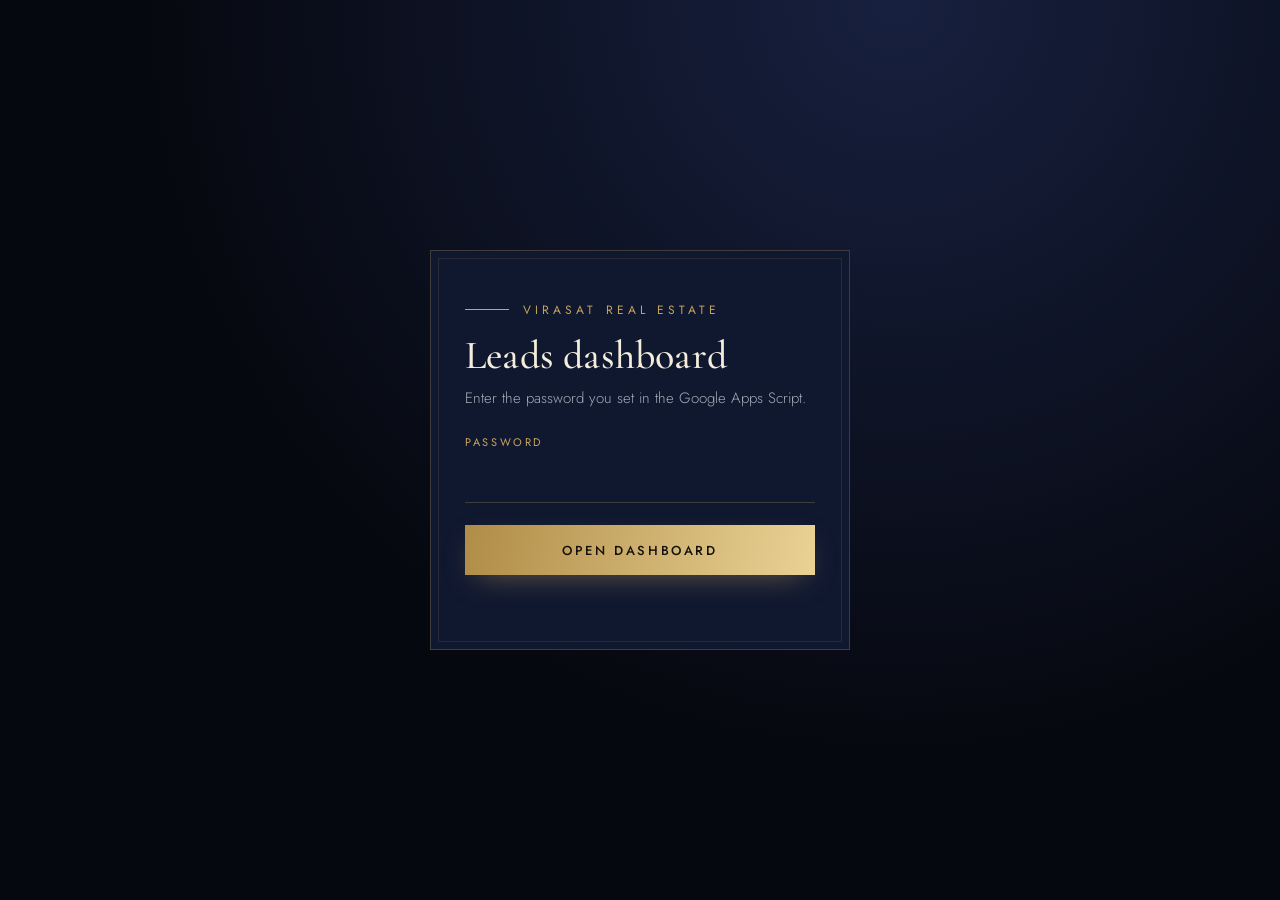
<file: admin/index.html>
<!DOCTYPE html>
<html lang="en">
<head>
<meta charset="utf-8">
<meta name="viewport" content="width=device-width,initial-scale=1">
<meta name="robots" content="noindex,nofollow">
<title>Leads | Virasat Real Estate</title>
<link rel="icon" href="../favicon.svg" type="image/svg+xml">
<link rel="stylesheet" href="https://fonts.googleapis.com/css2?family=Cormorant+Garamond:wght@500;600&family=Jost:wght@300;400;500&display=swap">
<link rel="stylesheet" href="../css/base.css">
<link rel="stylesheet" href="admin.css">
</head>
<body>
<div class="login" id="login">
  <form id="lf" class="box">
    <span class="eyebrow">Virasat Real Estate</span>
    <h1>Leads dashboard</h1>
    <p class="muted">Enter the password you set in the Google Apps Script.</p>
    <div class="fld"><label for="pw">Password</label><input id="pw" type="password" autocomplete="current-password" required></div>
    <button class="btn" type="submit">Open dashboard</button>
    <p class="msg" id="lmsg" role="status"></p>
  </form>
</div>

<div class="app" id="app" hidden>
  <header class="bar">
    <div><span class="eyebrow">Virasat Real Estate</span><h1>Leads</h1></div>
    <div class="acts">
      <button class="btn ghost sm" id="rf" type="button">Refresh</button>
      <button class="btn sm" id="csv" type="button">Download CSV</button>
      <button class="btn ghost sm" id="out" type="button">Log out</button>
    </div>
  </header>
  <section class="cards" id="cards"></section>
  <div class="filters">
    <input id="q" type="search" placeholder="Search name or phone">
    <select id="fc"><option value="">All colonies</option></select>
    <select id="fd"><option value="">All time</option><option value="1">Today</option><option value="7">Last 7 days</option><option value="30">Last 30 days</option></select>
    <span id="count" class="muted"></span>
  </div>
  <div class="tw"><table id="tb"></table></div>
  <p class="muted note">Auto-refreshes every minute. If leads are not showing, check <code>sheetUrl</code> in <code>js/config.js</code>.</p>
</div>
<script src="../js/config.js"></script>
<script src="admin.js"></script>
</body>
</html>
</file>
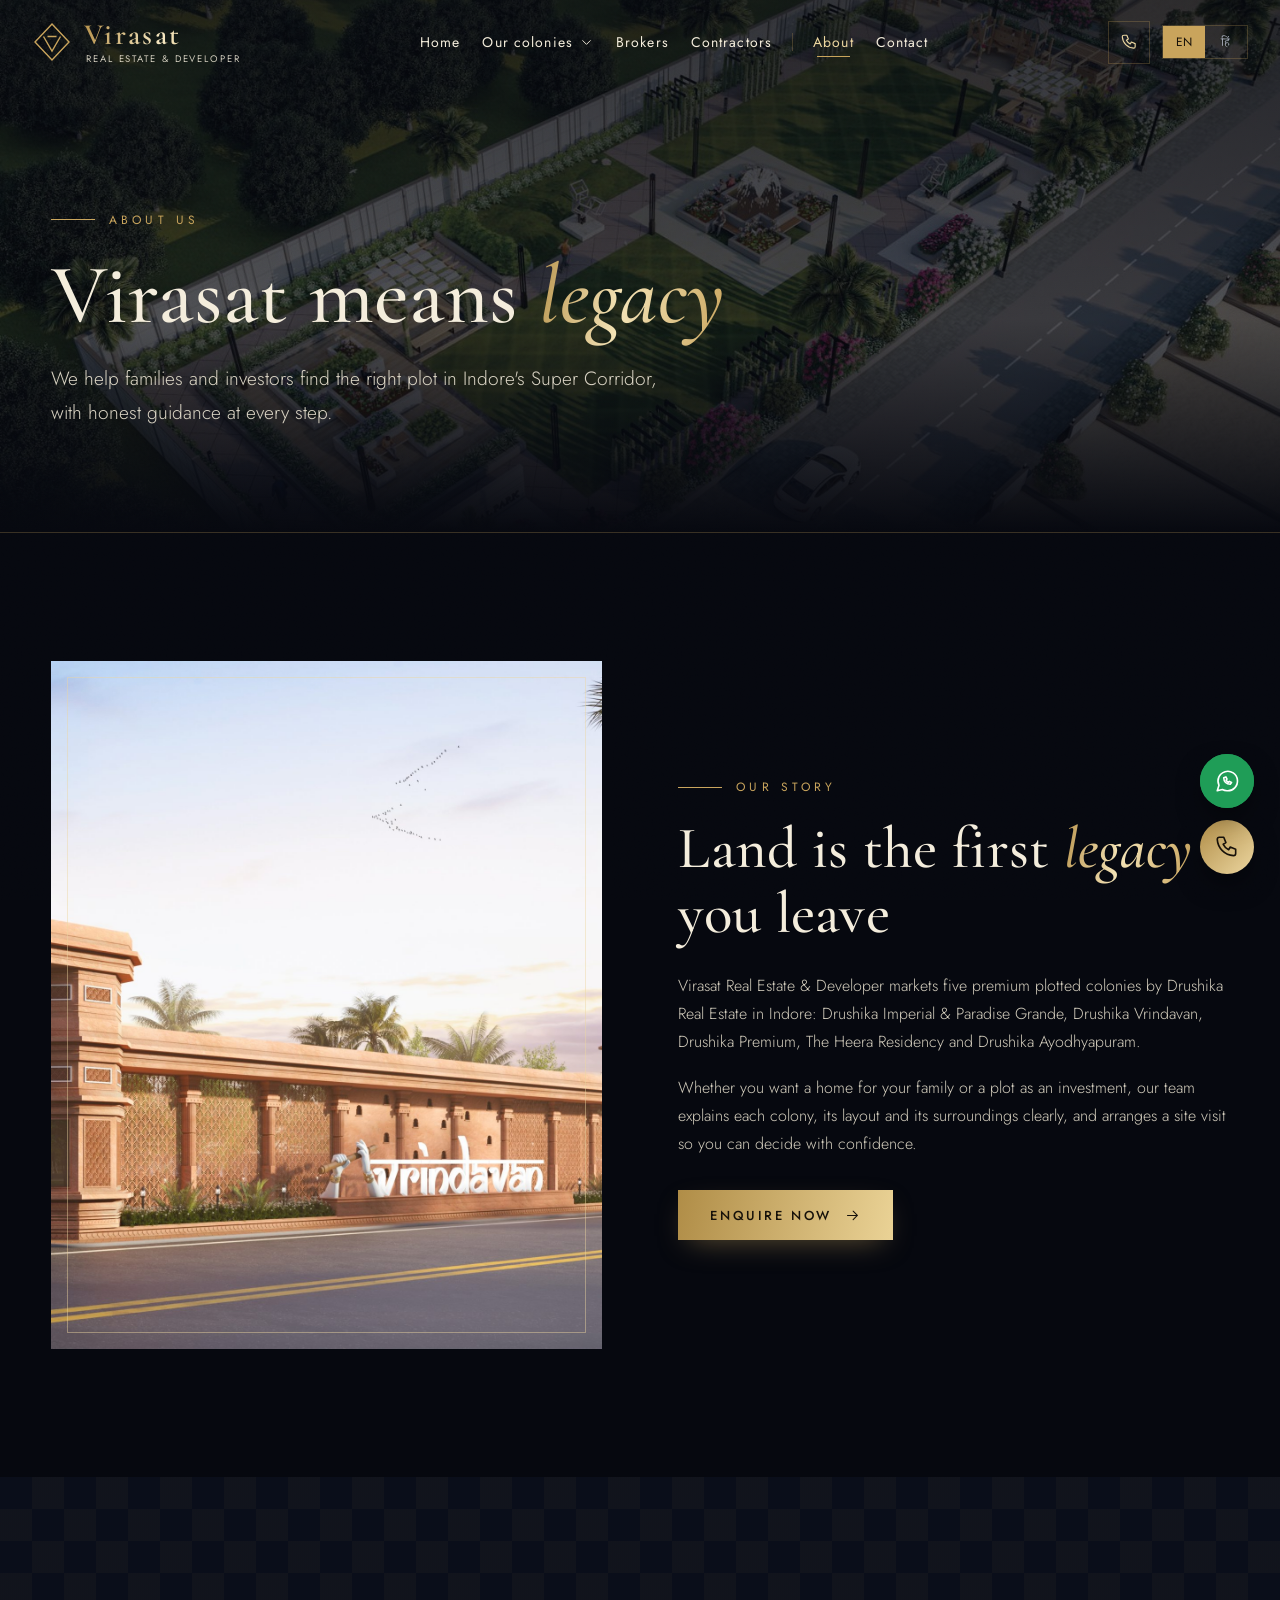
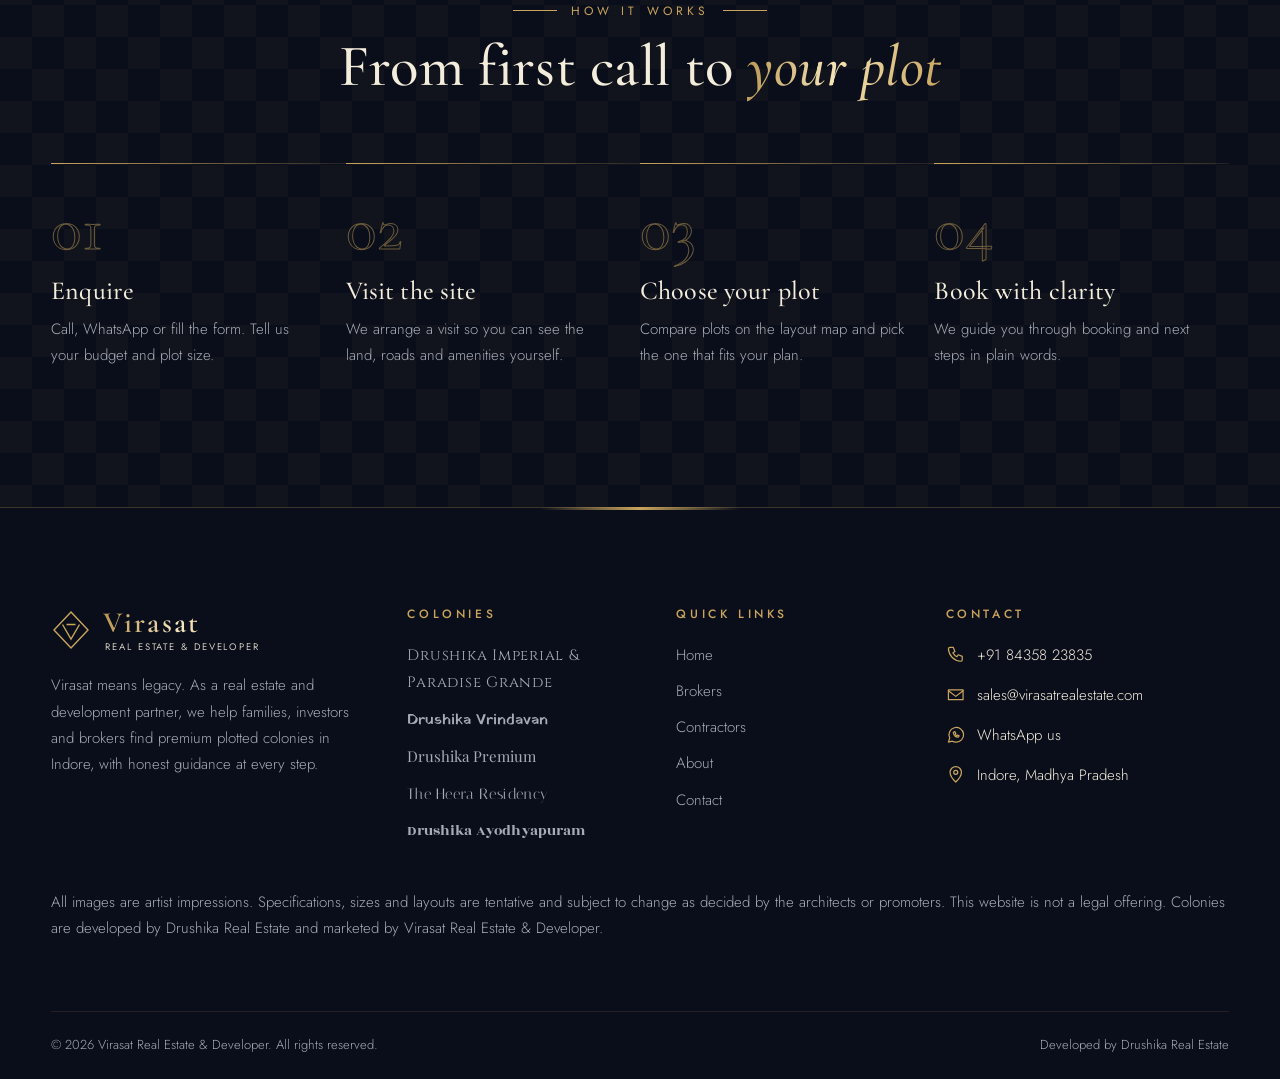
<file: about.html>
<!DOCTYPE html>
<html lang="en">
<head>
<meta charset="utf-8">
<meta name="viewport" content="width=device-width,initial-scale=1,viewport-fit=cover">
<title data-hi="विरासत रियल एस्टेट एंड डेवलपर के बारे में | इंदौर">About Virasat Real Estate &amp; Developer | Indore</title>
<meta name="description" content="About Virasat Real Estate &amp; Developer, marketing premium plotted colonies by Drushika in Indore&#x27;s Super Corridor.">
<meta name="theme-color" content="#06080f">
<meta property="og:type" content="website">
<meta property="og:title" content="About Virasat Real Estate &amp; Developer | Indore">
<meta property="og:description" content="About Virasat Real Estate &amp; Developer, marketing premium plotted colonies by Drushika in Indore&#x27;s Super Corridor.">
<meta property="og:image" content="images/premium/hero.jpg">
<link rel="icon" href="favicon.svg" type="image/svg+xml">
<link rel="preconnect" href="https://fonts.googleapis.com">
<link rel="preconnect" href="https://fonts.gstatic.com" crossorigin>
<link rel="stylesheet" href="https://fonts.googleapis.com/css2?family=Cinzel:wght@400;500;600&family=Cormorant+Garamond:ital,wght@0,400;0,500;0,600;1,400;1,500&family=Italiana&family=Jost:wght@300;400;500&family=Noto+Serif+Devanagari:wght@300;400;500;600&family=Playfair+Display:ital,wght@0,400;0,500;1,400&family=Rozha+One&family=Yatra+One&display=swap">
<link rel="stylesheet" href="css/base.css">
<link rel="stylesheet" href="css/layout.css">
<link rel="stylesheet" href="css/pages.css">
<script>document.documentElement.classList.add("js")</script>
</head>
<body data-page="about">
<a class="skip" href="#main">Skip to content</a>
<div class="pre" id="pre" aria-hidden="true"><div class="pre-in"><svg viewBox="0 0 40 40" fill="none" stroke="currentColor" stroke-width="1.4" aria-hidden="true"><path d="M20 2l17 18-17 18L3 20z"/><path d="M11.5 14.5L20 29l8.5-14.5M15.5 14.5H24.5"/></svg><b>VIRASAT</b><small>Real Estate &amp; Developer</small></div></div>
<main id="main">

<section class="ph">
  <img src="images/premium/g3.jpg" alt="">
  <div class="wrap">
    <span class="eyebrow"><span data-hi="हमारे बारे में">About us</span></span>
    <h1><span data-hi="विरासत का अर्थ है &lt;em&gt;धरोहर&lt;/em&gt;">Virasat means <em>legacy</em></span></h1>
    <p class="lead"><span data-hi="हम परिवारों और निवेशकों को इंदौर के सुपर कॉरिडोर में सही प्लॉट खोजने में हर कदम पर ईमानदार सलाह देते हैं।">We help families and investors find the right plot in Indore's Super Corridor, with honest guidance at every step.</span></p>
  </div>
</section>

<section class="sec">
  <div class="wrap story">
    <div class="pic rv-l"><img src="images/vrindavan/hero.jpg" alt="Drushika Vrindavan gate" loading="lazy"></div>
    <div class="rv">
      <span class="eyebrow"><span data-hi="हमारी कहानी">Our story</span></span>
      <h2><span data-hi="ज़मीन वह पहली &lt;em&gt;विरासत&lt;/em&gt; है जो आप छोड़ते हैं">Land is the first <em>legacy</em> you leave</span></h2>
      <p><span data-hi="विरासत रियल एस्टेट एंड डेवलपर इंदौर में Drushika रियल एस्टेट की पाँच प्रीमियम प्लॉटेड कॉलोनियाँ प्रस्तुत करता है: Drushika इंपीरियल एंड पैराडाइज़ ग्रांडे, Drushika वृंदावन, Drushika प्रीमियम, द हीरा रेज़िडेंसी और Drushika अयोध्यापुरम।">Virasat Real Estate &amp; Developer markets five premium plotted colonies by Drushika Real Estate in Indore: Drushika Imperial &amp; Paradise Grande, Drushika Vrindavan, Drushika Premium, The Heera Residency and Drushika Ayodhyapuram.</span></p>
      <p><span data-hi="चाहे आप परिवार के लिए घर चाहते हों या निवेश के लिए प्लॉट, हमारी टीम हर कॉलोनी, उसका लेआउट और आसपास का क्षेत्र साफ़ समझाती है और साइट विज़िट करवाती है ताकि आप भरोसे से निर्णय ले सकें।">Whether you want a home for your family or a plot as an investment, our team explains each colony, its layout and its surroundings clearly, and arranges a site visit so you can decide with confidence.</span></p>
      <a class="btn" href="contact.html" style="margin-top:14px"><span data-i18n="cta.enquire"></span><svg class="ic" aria-hidden="true"><use href="#i-arrow"/></svg></a>
    </div>
  </div>
</section>

<section class="sec pattern">
  <div class="wrap">
    <div class="sec-head center rv">
      <span class="eyebrow"><span data-hi="यह कैसे काम करता है">How it works</span></span>
      <h2><span data-hi="पहली कॉल से &lt;em&gt;आपके प्लॉट तक&lt;/em&gt;">From first call to <em>your plot</em></span></h2>
    </div>
    <div class="steps"><div class="step rv" style="--d:0.0s"><h3><span data-hi="पूछताछ">Enquire</span></h3><p><span data-hi="कॉल, व्हाट्सऐप या फ़ॉर्म से बताइए। अपना बजट और प्लॉट साइज़ साझा करें।">Call, WhatsApp or fill the form. Tell us your budget and plot size.</span></p></div><div class="step rv" style="--d:0.1s"><h3><span data-hi="साइट विज़िट">Visit the site</span></h3><p><span data-hi="हम विज़िट करवाते हैं ताकि आप ज़मीन, सड़कें और सुविधाएँ खुद देख सकें।">We arrange a visit so you can see the land, roads and amenities yourself.</span></p></div><div class="step rv" style="--d:0.2s"><h3><span data-hi="प्लॉट चुनें">Choose your plot</span></h3><p><span data-hi="लेआउट नक्शे पर प्लॉट की तुलना करें और अपनी योजना के अनुसार चुनें।">Compare plots on the layout map and pick the one that fits your plan.</span></p></div><div class="step rv" style="--d:0.3s"><h3><span data-hi="स्पष्टता से बुकिंग">Book with clarity</span></h3><p><span data-hi="बुकिंग और अगले कदम हम सरल शब्दों में समझाते हैं।">We guide you through booking and next steps in plain words.</span></p></div></div>
  </div>
</section>

</main>
<script src="js/config.js"></script>
<script src="js/i18n.js"></script>
<script src="js/layout.js"></script>
<script src="js/leads.js"></script>
<script src="js/main.js"></script>
</body>
</html>
</file>
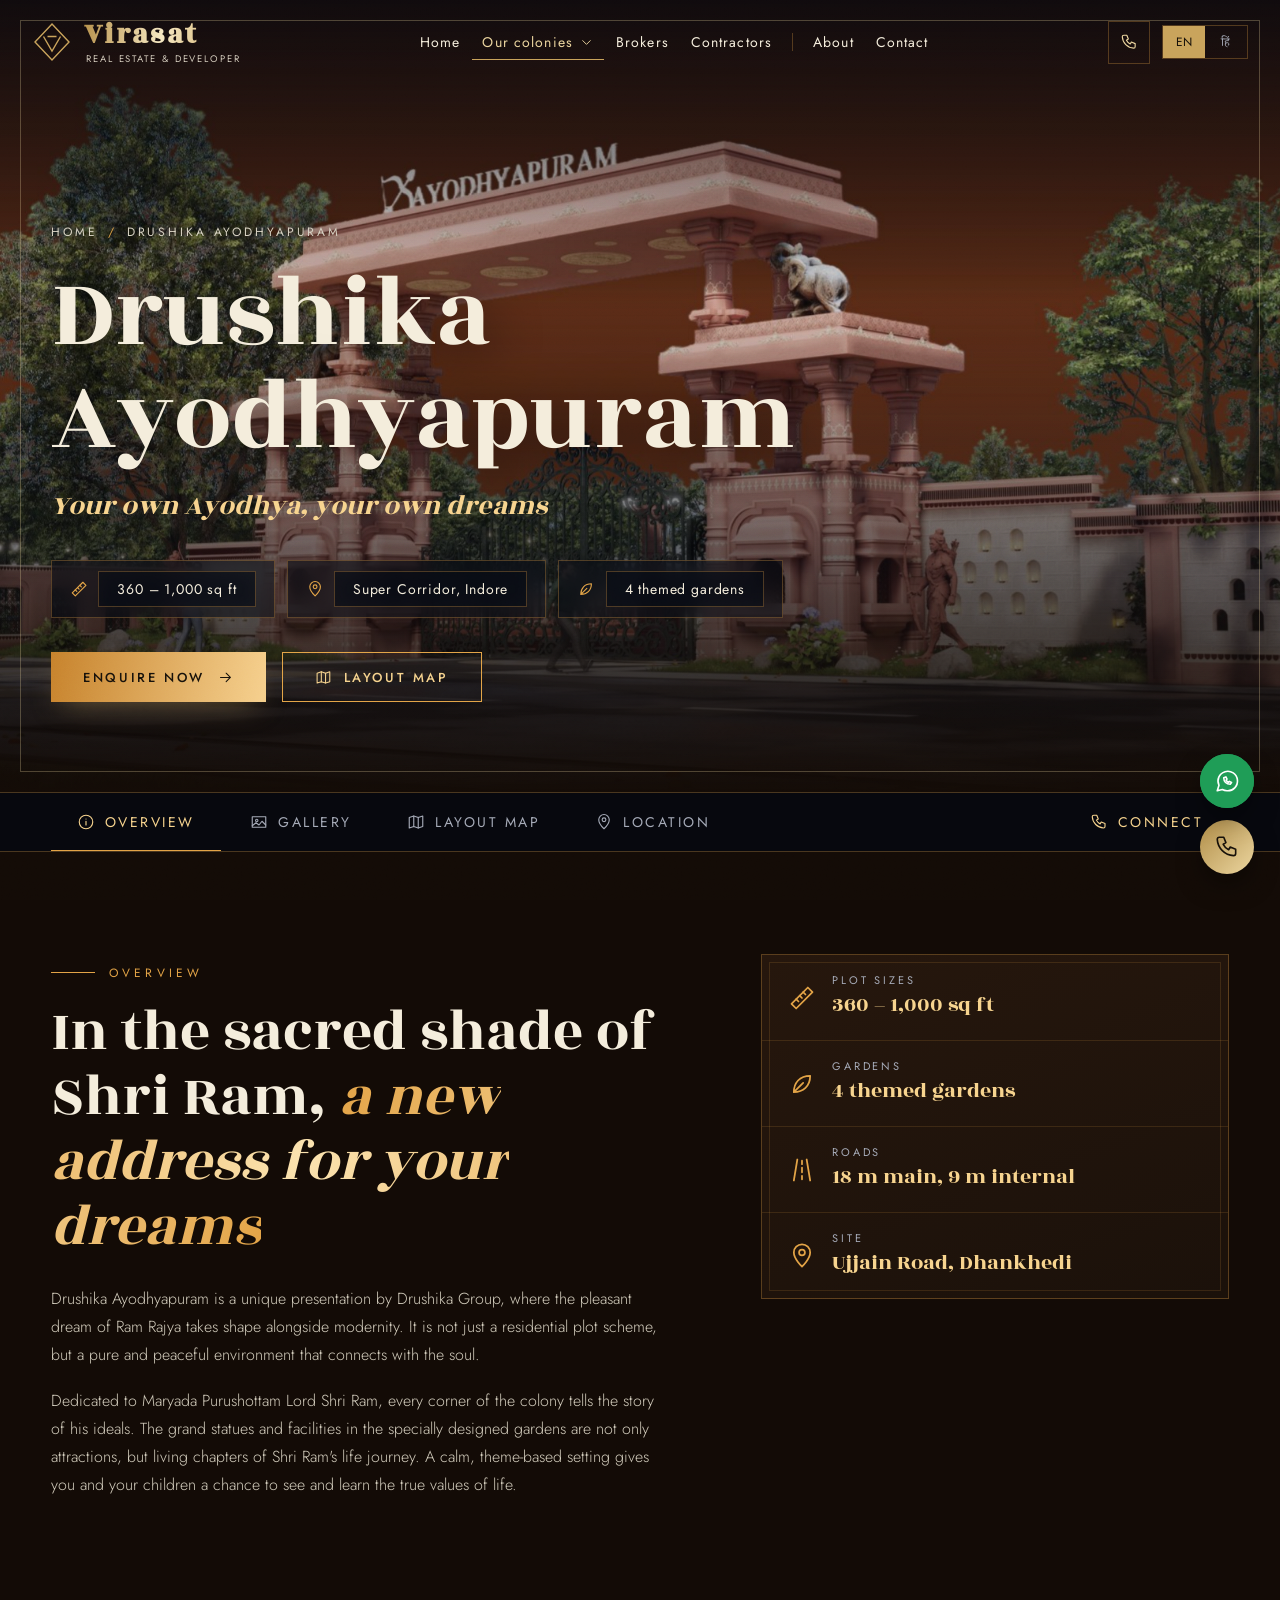
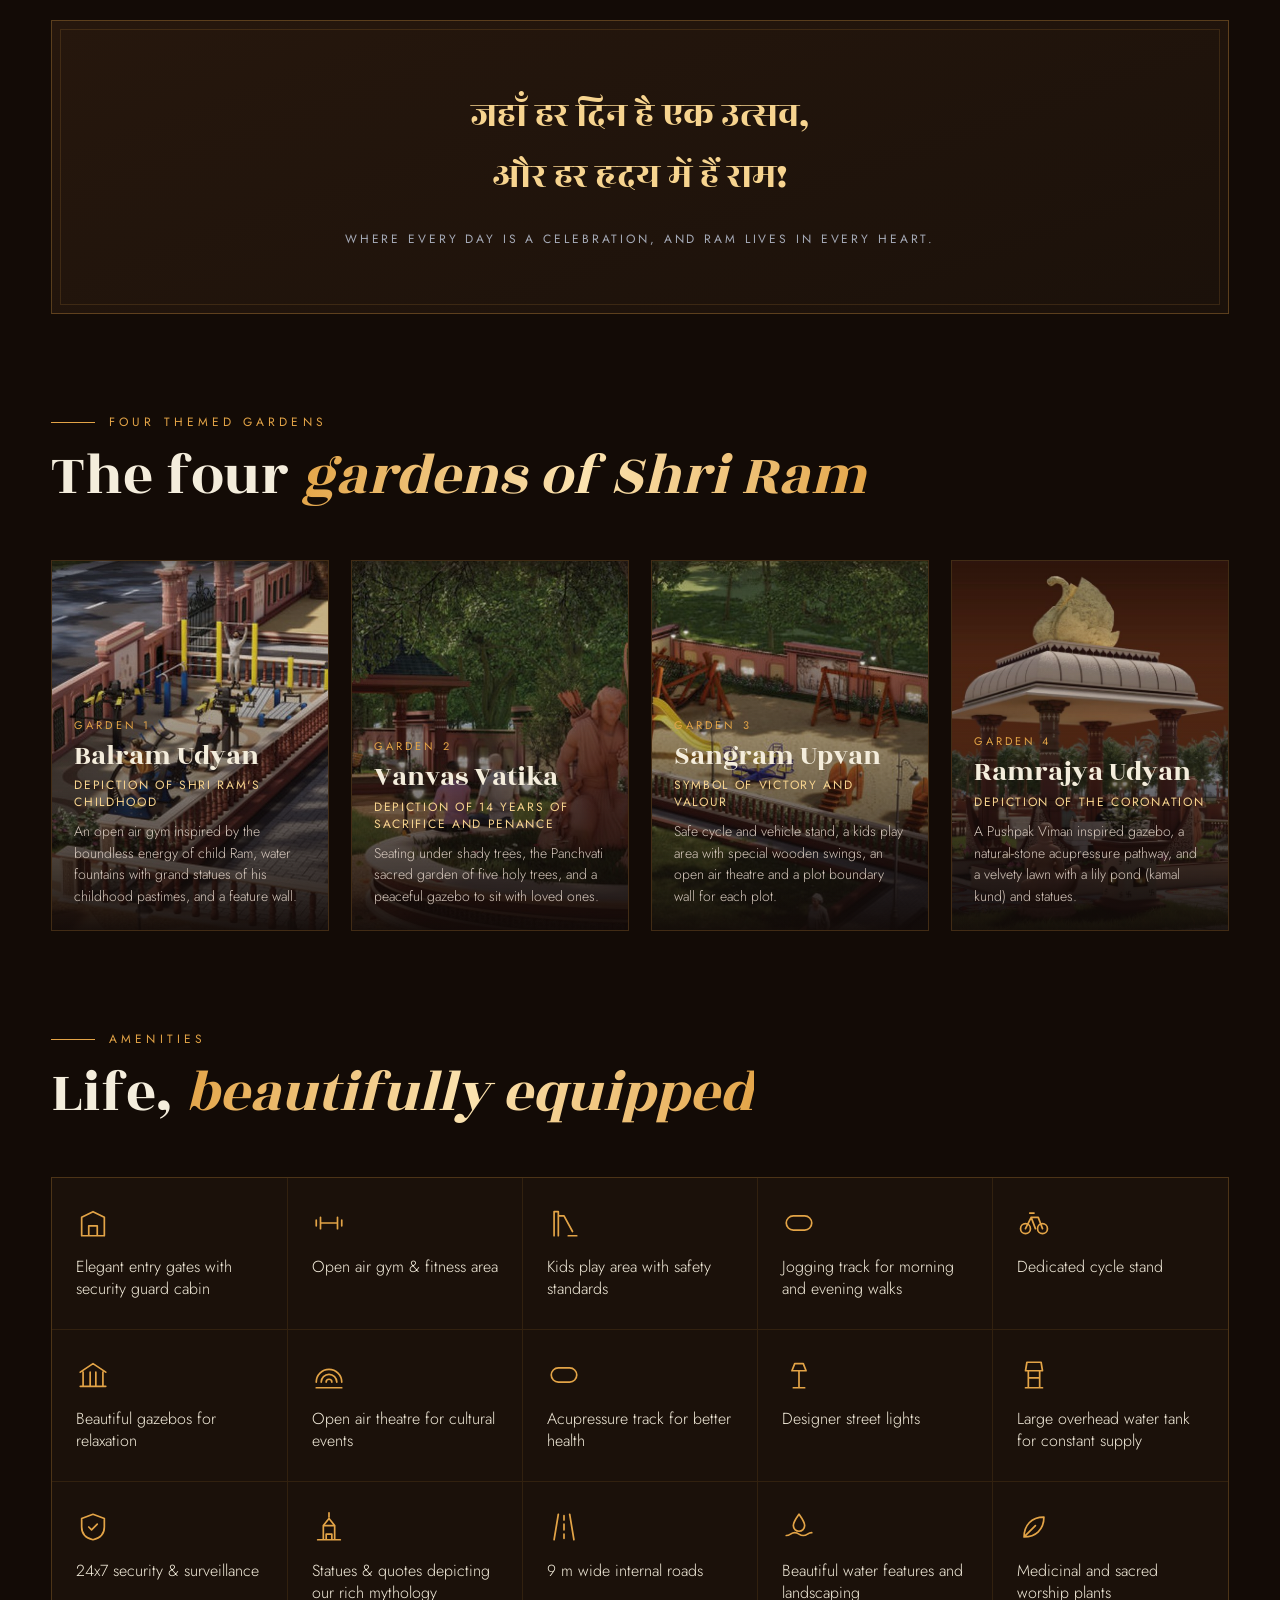
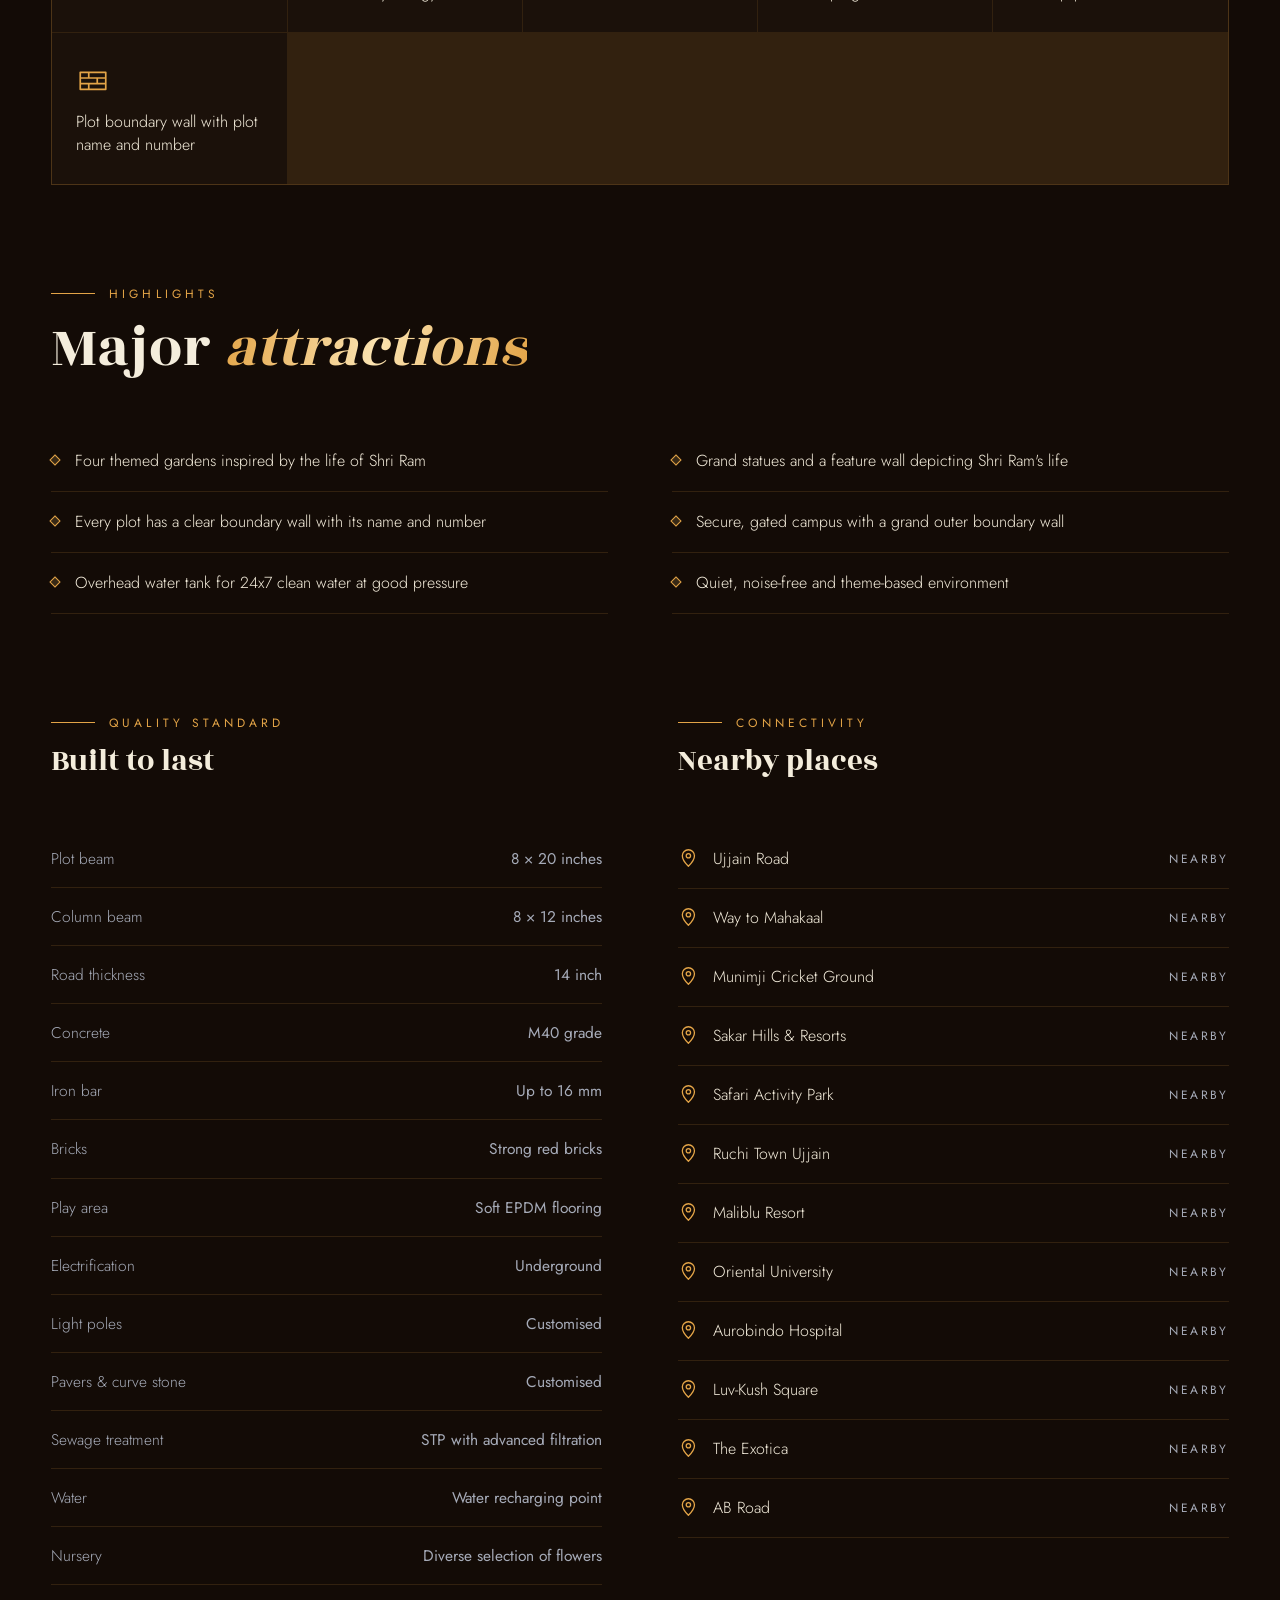
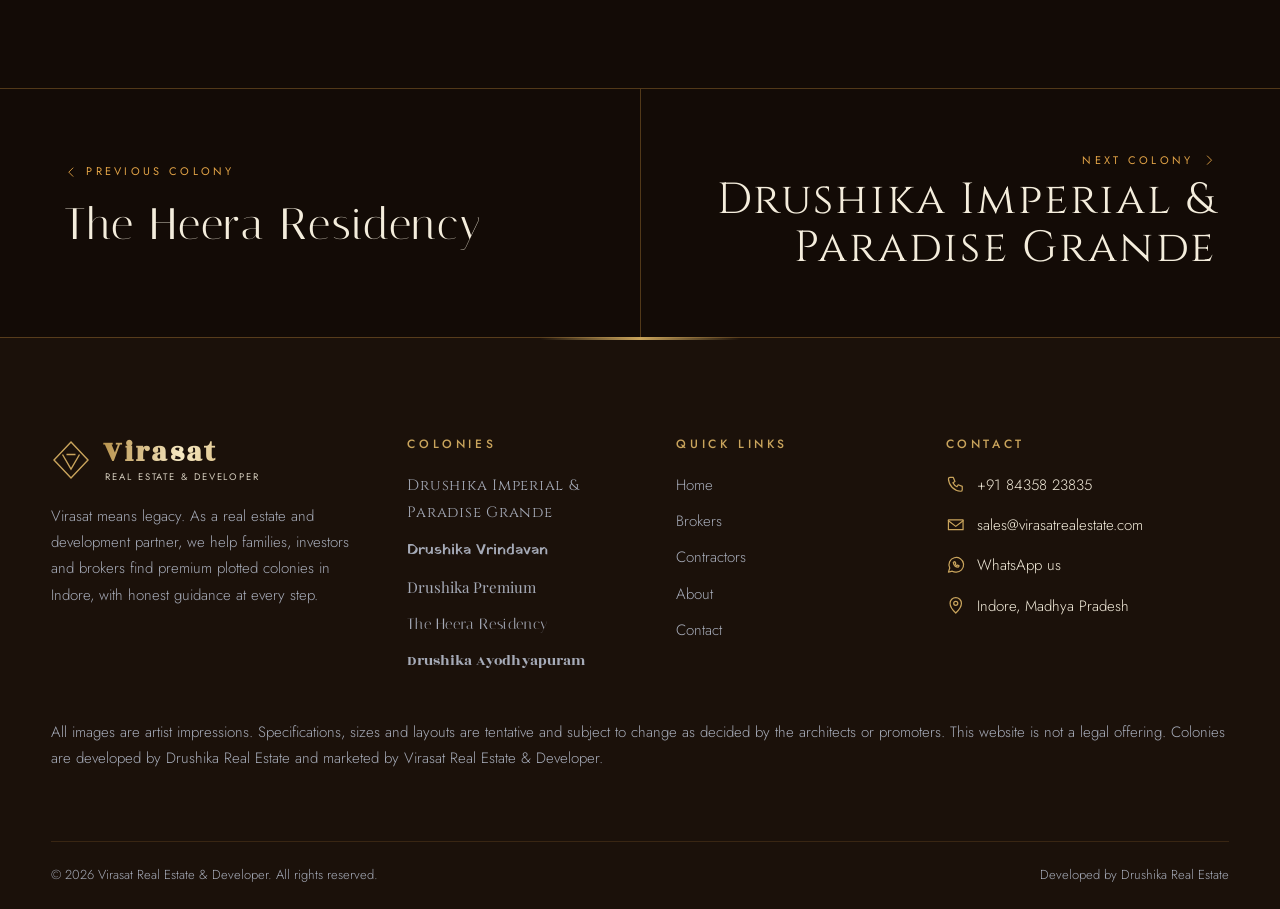
<file: ayodhyapuram.html>
<!DOCTYPE html>
<html lang="en">
<head>
<meta charset="utf-8">
<meta name="viewport" content="width=device-width,initial-scale=1,viewport-fit=cover">
<title data-hi="Drushika अयोध्यापुरम | इंदौर में श्रीराम थीम प्लॉट | विरासत रियल एस्टेट एंड डेवलपर">Drushika Ayodhyapuram | Shri Ram themed Plots in Indore | Virasat Real Estate &amp; Developer</title>
<meta name="description" content="Drushika Ayodhyapuram: Shri Ram themed plotted colony on Ujjain Road, Indore with four themed gardens, 18 m main road and 9 m internal roads. Plots from 360 to 1000 sq ft.">
<meta name="theme-color" content="#06080f">
<meta property="og:type" content="website">
<meta property="og:title" content="Drushika Ayodhyapuram | Shri Ram themed Plots in Indore | Virasat Real Estate &amp; Developer">
<meta property="og:description" content="Drushika Ayodhyapuram: Shri Ram themed plotted colony on Ujjain Road, Indore with four themed gardens, 18 m main road and 9 m internal roads. Plots from 360 to 1000 sq ft.">
<meta property="og:image" content="images/premium/hero.jpg">
<link rel="icon" href="favicon.svg" type="image/svg+xml">
<link rel="preconnect" href="https://fonts.googleapis.com">
<link rel="preconnect" href="https://fonts.gstatic.com" crossorigin>
<link rel="stylesheet" href="https://fonts.googleapis.com/css2?family=Cinzel:wght@400;500;600&family=Cormorant+Garamond:ital,wght@0,400;0,500;0,600;1,400;1,500&family=Italiana&family=Jost:wght@300;400;500&family=Noto+Serif+Devanagari:wght@300;400;500;600&family=Playfair+Display:ital,wght@0,400;0,500;1,400&family=Rozha+One&family=Yatra+One&display=swap">
<link rel="stylesheet" href="css/base.css">
<link rel="stylesheet" href="css/layout.css">
<link rel="stylesheet" href="css/colony.css">
<script>document.documentElement.classList.add("js")</script>
</head>
<body class="t-ayodhyapuram" data-page="ayodhyapuram">
<a class="skip" href="#main">Skip to content</a>
<div class="pre" id="pre" aria-hidden="true"><div class="pre-in"><svg viewBox="0 0 40 40" fill="none" stroke="currentColor" stroke-width="1.4" aria-hidden="true"><path d="M20 2l17 18-17 18L3 20z"/><path d="M11.5 14.5L20 29l8.5-14.5M15.5 14.5H24.5"/></svg><b>VIRASAT</b><small>Real Estate &amp; Developer</small></div></div>
<main id="main">

<section class="ch">
  <img src="images/ayodhyapuram/hero.jpg" alt="Drushika Ayodhyapuram">
  <div class="ch-in">
    <nav class="crumb rv" aria-label="Breadcrumb"><a href="index.html"><span data-i18n="nav.home"></span></a><i>/</i><span>Drushika Ayodhyapuram</span></nav>
    <h1 class="f-ayodhyapuram rv" style="--d:.1s">Drushika Ayodhyapuram</h1>
    <p class="q rv" style="--d:.2s"><span data-hi="आपकी अपनी अयोध्या, आपके अपने सपने">Your own Ayodhya, your own dreams</span></p>
    <div class="chips rv" style="--d:.3s"><span><svg class="ic" aria-hidden="true"><use href="#i-ruler"/></svg><span data-hi="360 – 1,000 वर्ग फुट">360 – 1,000 sq ft</span></span><span><svg class="ic" aria-hidden="true"><use href="#i-pin"/></svg><span data-hi="सुपर कॉरिडोर, इंदौर">Super Corridor, Indore</span></span><span><svg class="ic" aria-hidden="true"><use href="#i-leaf"/></svg><span data-hi="4 थीम वाले उद्यान">4 themed gardens</span></span></div>
    <div class="ch-cta rv" style="--d:.4s">
      <a class="btn" href="#connect"><span data-i18n="cta.enquire"></span><svg class="ic" aria-hidden="true"><use href="#i-arrow"/></svg></a>
      <a class="btn ghost" href="#map"><svg class="ic" aria-hidden="true"><use href="#i-map"/></svg><span data-i18n="tab.map"></span></a>
    </div>
  </div>
</section>

<div class="tabs"><div class="tabs-in" role="tablist">
  <button class="tab on" role="tab" data-tab="overview"><svg class="ic" aria-hidden="true"><use href="#i-info"/></svg><span data-i18n="tab.overview"></span></button>
  <button class="tab" role="tab" data-tab="gallery"><svg class="ic" aria-hidden="true"><use href="#i-img"/></svg><span data-i18n="tab.gallery"></span></button>
  <button class="tab" role="tab" data-tab="map"><svg class="ic" aria-hidden="true"><use href="#i-map"/></svg><span data-i18n="tab.map"></span></button>
  <button class="tab" role="tab" data-tab="location"><svg class="ic" aria-hidden="true"><use href="#i-pin"/></svg><span data-i18n="tab.location"></span></button>
  <button class="tab cta-t" role="tab" data-tab="connect"><svg class="ic" aria-hidden="true"><use href="#i-phone"/></svg><span data-i18n="tab.connect"></span></button>
</div></div>

<section class="panel on" id="overview" role="tabpanel"><div class="wrap">
  <div class="ov-grid">
    <div class="rv"><span class="eyebrow"><span data-hi="जानकारी">Overview</span></span><h2><span data-hi="श्रीराम के आदर्शों की पावन छाँव में, &lt;em&gt;आपके सपनों का नया पता&lt;/em&gt;">In the sacred shade of Shri Ram, <em>a new address for your dreams</em></span></h2><p><span data-hi="Drushika अयोध्यापुरम, Drushika ग्रुप की एक अनूठी प्रस्तुति है, जहाँ आधुनिकता के साथ साकार हो रहा है रामराज्य का सुखद स्वप्न। यह केवल एक आवासीय भूखंड (प्लॉट) योजना नहीं है, बल्कि एक ऐसा पवित्र और शांत वातावरण है जो सीधे आपकी आत्मा से जुड़ेगा।">Drushika Ayodhyapuram is a unique presentation by Drushika Group, where the pleasant dream of Ram Rajya takes shape alongside modernity. It is not just a residential plot scheme, but a pure and peaceful environment that connects with the soul.</span></p><p><span data-hi="मर्यादा पुरुषोत्तम भगवान श्रीराम को समर्पित इस कॉलोनी का कोना-कोना उनके जीवन के आदर्शों की गाथा गाता है। विशेष रूप से डिज़ाइन किए गए उद्यानों में स्थापित भव्य प्रतिमाएँ और सुविधाएँ सिर्फ आकर्षण का केंद्र नहीं, बल्कि श्रीराम की जीवन यात्रा के जीवंत अध्याय हैं। कोलाहल-मुक्त और विषय-आधारित उद्यान आपको और आपके बच्चों को जीवन के सच्चे मूल्यों को करीब से देखने, समझने और सीखने का अवसर देंगे।">Dedicated to Maryada Purushottam Lord Shri Ram, every corner of the colony tells the story of his ideals. The grand statues and facilities in the specially designed gardens are not only attractions, but living chapters of Shri Ram's life journey. A calm, theme-based setting gives you and your children a chance to see and learn the true values of life.</span></p></div>
    <div class="keyfacts rv" style="--d:.15s"><div><svg class="ic" aria-hidden="true"><use href="#i-ruler"/></svg><span><small><span data-hi="प्लॉट साइज़">Plot sizes</span></small><b><span data-hi="360 – 1,000 वर्ग फुट">360 – 1,000 sq ft</span></b></span></div><div><svg class="ic" aria-hidden="true"><use href="#i-leaf"/></svg><span><small><span data-hi="उद्यान">Gardens</span></small><b><span data-hi="4 थीम वाले उद्यान">4 themed gardens</span></b></span></div><div><svg class="ic" aria-hidden="true"><use href="#i-road"/></svg><span><small><span data-hi="सड़कें">Roads</span></small><b><span data-hi="18 मी. मुख्य, 9 मी. आंतरिक">18 m main, 9 m internal</span></b></span></div><div><svg class="ic" aria-hidden="true"><use href="#i-pin"/></svg><span><small><span data-hi="साइट">Site</span></small><b><span data-hi="उज्जैन रोड, धनखेड़ी">Ujjain Road, Dhankhedi</span></b></span></div></div>
  </div>
    <div class="block quote shloka rv"><p lang="hi">जहाँ हर दिन है एक उत्सव,<br>और हर हृदय में हैं राम!</p>
      <small><span data-hi="जहाँ हर दिन है एक उत्सव, और हर हृदय में हैं राम।">Where every day is a celebration, and Ram lives in every heart.</span></small></div>
    <div class="block">
      <div class="ph-head rv"><span class="eyebrow"><span data-hi="चार थीम वाले उद्यान">Four themed gardens</span></span><h2><span data-hi="श्रीराम के &lt;em&gt;चार उद्यान&lt;/em&gt;">The four <em>gardens of Shri Ram</em></span></h2></div>
      <div class="vat"><article class="vt rv" style="--d:0.00s"><img src="images/ayodhyapuram/g1.jpg" alt="Balram Udyan" loading="lazy"><div><i><span data-hi="उद्यान 1">Garden 1</span></i><h3><span data-hi="बालराम उद्यान">Balram Udyan</span></h3><small><span data-hi="श्रीराम के बाल स्वरूप का वर्णन">Depiction of Shri Ram's childhood</span></small><p><span data-hi="श्रीराम के बाल स्वरूप की असीम ऊर्जा से प्रेरित व्यायामशाला, बाल-लीलाओं को दर्शाती भव्य प्रतिमाएँ, जल स्रोत और भव्य फ़ीचर वॉल।">An open air gym inspired by the boundless energy of child Ram, water fountains with grand statues of his childhood pastimes, and a feature wall.</span></p></div></article><article class="vt rv" style="--d:0.08s"><img src="images/ayodhyapuram/g2.jpg" alt="Vanvas Vatika" loading="lazy"><div><i><span data-hi="उद्यान 2">Garden 2</span></i><h3><span data-hi="वनवास वाटिका">Vanvas Vatika</span></h3><small><span data-hi="14 साल की त्याग एवं तपस्या का वर्णन">Depiction of 14 years of sacrifice and penance</span></small><p><span data-hi="छाया आश्रय में पेड़ों की ठंडी छाँव, पाँच पवित्र पेड़ों की पंचवटी, और अपनों के साथ बैठने के लिए विश्राम कुटिया।">Seating under shady trees, the Panchvati sacred garden of five holy trees, and a peaceful gazebo to sit with loved ones.</span></p></div></article><article class="vt rv" style="--d:0.16s"><img src="images/ayodhyapuram/g3.jpg" alt="Sangram Upvan" loading="lazy"><div><i><span data-hi="उद्यान 3">Garden 3</span></i><h3><span data-hi="संग्राम उपवन">Sangram Upvan</span></h3><small><span data-hi="विजय और वीरता का प्रतीक">Symbol of victory and valour</span></small><p><span data-hi="साइकिल व वाहन आश्रय, लकड़ी के खास झूलों वाला बाल क्रीड़ा केंद्र, रंग मंच (ओपन एयर थिएटर) और हर प्लॉट की सीमा दीवार।">Safe cycle and vehicle stand, a kids play area with special wooden swings, an open air theatre and a plot boundary wall for each plot.</span></p></div></article><article class="vt rv" style="--d:0.24s"><img src="images/ayodhyapuram/g4.jpg" alt="Ramrajya Udyan" loading="lazy"><div><i><span data-hi="उद्यान 4">Garden 4</span></i><h3><span data-hi="रामराज्य उद्यान">Ramrajya Udyan</span></h3><small><span data-hi="राज्याभिषेक का वर्णन">Depiction of the coronation</span></small><p><span data-hi="पुष्पक विमान से प्रेरित विश्राम स्थल, प्राकृतिक पत्थरों का एक्यूप्रेशर पाथवे, और कमल कुंड व प्रतिमाओं वाला खुला बगीचा।">A Pushpak Viman inspired gazebo, a natural-stone acupressure pathway, and a velvety lawn with a lily pond (kamal kund) and statues.</span></p></div></article></div>
    </div>
  <div class="block">
    <div class="ph-head rv"><span class="eyebrow"><span data-hi="सुविधाएँ">Amenities</span></span><h2><span data-hi="जीवन, &lt;em&gt;सुंदर सुविधाओं के साथ&lt;/em&gt;">Life, <em>beautifully equipped</em></span></h2></div>
    <div class="am-grid rv"><div class="am"><svg class="ic" aria-hidden="true"><use href="#i-gate"/></svg><span><span data-hi="सुरक्षा कक्ष के साथ भव्य प्रवेश द्वार">Elegant entry gates with security guard cabin</span></span></div><div class="am"><svg class="ic" aria-hidden="true"><use href="#i-gym"/></svg><span><span data-hi="ओपन एयर जिम एवं फ़िटनेस क्षेत्र">Open air gym &amp; fitness area</span></span></div><div class="am"><svg class="ic" aria-hidden="true"><use href="#i-play"/></svg><span><span data-hi="बाल क्रीड़ा केंद्र (सुरक्षित खेल क्षेत्र)">Kids play area with safety standards</span></span></div><div class="am"><svg class="ic" aria-hidden="true"><use href="#i-track"/></svg><span><span data-hi="जॉगिंग ट्रैक (टहलने हेतु मार्ग)">Jogging track for morning and evening walks</span></span></div><div class="am"><svg class="ic" aria-hidden="true"><use href="#i-bike"/></svg><span><span data-hi="वाहन आश्रय (साइकिल स्टैंड)">Dedicated cycle stand</span></span></div><div class="am"><svg class="ic" aria-hidden="true"><use href="#i-gazebo"/></svg><span><span data-hi="विश्राम कुटिया (गेज़ीबो)">Beautiful gazebos for relaxation</span></span></div><div class="am"><svg class="ic" aria-hidden="true"><use href="#i-theatre"/></svg><span><span data-hi="खुला रंगमंच (ओपन एयर थिएटर)">Open air theatre for cultural events</span></span></div><div class="am"><svg class="ic" aria-hidden="true"><use href="#i-track"/></svg><span><span data-hi="आरोग्य पथ (एक्यूप्रेशर ट्रैक)">Acupressure track for better health</span></span></div><div class="am"><svg class="ic" aria-hidden="true"><use href="#i-light"/></svg><span><span data-hi="आधुनिक एवं आकर्षक स्ट्रीट लाइट्स">Designer street lights</span></span></div><div class="am"><svg class="ic" aria-hidden="true"><use href="#i-tank"/></svg><span><span data-hi="विशाल ओवरहेड वाटर टैंक (जल शिखर)">Large overhead water tank for constant supply</span></span></div><div class="am"><svg class="ic" aria-hidden="true"><use href="#i-shield"/></svg><span><span data-hi="24x7 सुरक्षा एवं निगरानी">24x7 security &amp; surveillance</span></span></div><div class="am"><svg class="ic" aria-hidden="true"><use href="#i-temple"/></svg><span><span data-hi="पौराणिक कथाएँ एवं प्रेरणादायक प्रतिमाएँ">Statues &amp; quotes depicting our rich mythology</span></span></div><div class="am"><svg class="ic" aria-hidden="true"><use href="#i-road"/></svg><span><span data-hi="9 मीटर चौड़ी सुंदर सड़कें">9 m wide internal roads</span></span></div><div class="am"><svg class="ic" aria-hidden="true"><use href="#i-water"/></svg><span><span data-hi="जल स्रोत एवं आकर्षक लैंडस्केपिंग">Beautiful water features and landscaping</span></span></div><div class="am"><svg class="ic" aria-hidden="true"><use href="#i-leaf"/></svg><span><span data-hi="औषधीय एवं पूजनीय पौधे (तुलसी, नीम आदि)">Medicinal and sacred worship plants</span></span></div><div class="am"><svg class="ic" aria-hidden="true"><use href="#i-wall"/></svg><span><span data-hi="भूखंड सीमा दीवार, प्लॉट का नाम व नंबर">Plot boundary wall with plot name and number</span></span></div></div>
  </div>
    <div class="block">
      <div class="ph-head rv"><span class="eyebrow"><span data-hi="मुख्य आकर्षण">Highlights</span></span><h2><span data-hi="प्रमुख &lt;em&gt;आकर्षण&lt;/em&gt;">Major <em>attractions</em></span></h2></div>
      <ul class="hl rv"><li><span data-hi="श्रीराम के जीवन से प्रेरित चार थीम वाले उद्यान">Four themed gardens inspired by the life of Shri Ram</span></li><li><span data-hi="श्रीराम के जीवन को दर्शाती भव्य प्रतिमाएँ और फ़ीचर वॉल">Grand statues and a feature wall depicting Shri Ram's life</span></li><li><span data-hi="हर प्लॉट की स्पष्ट सीमा दीवार, जिस पर नाम और नंबर लिखा है">Every plot has a clear boundary wall with its name and number</span></li><li><span data-hi="भव्य बाहरी दीवार के साथ सुरक्षित, गेटेड कैंपस">Secure, gated campus with a grand outer boundary wall</span></li><li><span data-hi="24x7 स्वच्छ जल के लिए पर्याप्त दबाव वाला ओवरहेड टैंक">Overhead water tank for 24x7 clean water at good pressure</span></li><li><span data-hi="कोलाहल-मुक्त और विषय-आधारित वातावरण">Quiet, noise-free and theme-based environment</span></li></ul>
    </div>
  <div class="block two-col">
      <div class="rv"><div class="ph-head"><span class="eyebrow"><span data-hi="गुणवत्ता मानक">Quality standard</span></span><h3><span data-hi="टिकाऊ निर्माण">Built to last</span></h3></div>
        <div class="spec" style="grid-template-columns:1fr"><div><span><span data-hi="प्लॉट बीम">Plot beam</span></span><b><span data-hi="8 × 20 इंच">8 × 20 inches</span></b></div><div><span><span data-hi="कॉलम बीम">Column beam</span></span><b><span data-hi="8 × 12 इंच">8 × 12 inches</span></b></div><div><span><span data-hi="सड़क की मोटाई">Road thickness</span></span><b><span data-hi="14 इंच">14 inch</span></b></div><div><span><span data-hi="कंक्रीट">Concrete</span></span><b><span data-hi="M40 ग्रेड">M40 grade</span></b></div><div><span><span data-hi="लोहे की सरिया">Iron bar</span></span><b><span data-hi="16 मिमी तक">Up to 16 mm</span></b></div><div><span><span data-hi="ईंट">Bricks</span></span><b><span data-hi="मज़बूत लाल ईंट">Strong red bricks</span></b></div><div><span><span data-hi="खेल क्षेत्र">Play area</span></span><b><span data-hi="सॉफ्ट ईपीडीएम फ़्लोरिंग">Soft EPDM flooring</span></b></div><div><span><span data-hi="बिजली व्यवस्था">Electrification</span></span><b><span data-hi="भूमिगत">Underground</span></b></div><div><span><span data-hi="लाइट पोल">Light poles</span></span><b><span data-hi="विशेष डिज़ाइन">Customised</span></b></div><div><span><span data-hi="पेवर व कर्व स्टोन">Pavers &amp; curve stone</span></span><b><span data-hi="विशेष डिज़ाइन">Customised</span></b></div><div><span><span data-hi="सीवेज ट्रीटमेंट">Sewage treatment</span></span><b><span data-hi="उन्नत फ़िल्टरेशन वाला एसटीपी">STP with advanced filtration</span></b></div><div><span><span data-hi="पानी">Water</span></span><b><span data-hi="वाटर रिचार्जिंग पॉइंट">Water recharging point</span></b></div><div><span><span data-hi="नर्सरी">Nursery</span></span><b><span data-hi="फूलों की विविध किस्में">Diverse selection of flowers</span></b></div></div></div>
      <div class="rv" style="--d:.1s"><div class="ph-head"><span class="eyebrow"><span data-hi="कनेक्टिविटी">Connectivity</span></span><h3><span data-hi="आस-पास के स्थान">Nearby places</span></h3></div>
        <ul class="nb"><li><svg class="ic" aria-hidden="true"><use href="#i-pin"/></svg><span><span data-hi="उज्जैन रोड">Ujjain Road</span></span><b class="s"><span data-i18n="nb.near"></span></b></li><li><svg class="ic" aria-hidden="true"><use href="#i-pin"/></svg><span><span data-hi="महाकाल की ओर">Way to Mahakaal</span></span><b class="s"><span data-i18n="nb.near"></span></b></li><li><svg class="ic" aria-hidden="true"><use href="#i-pin"/></svg><span><span data-hi="मुनीमजी क्रिकेट ग्राउंड">Munimji Cricket Ground</span></span><b class="s"><span data-i18n="nb.near"></span></b></li><li><svg class="ic" aria-hidden="true"><use href="#i-pin"/></svg><span><span data-hi="साकार हिल्स एंड रिसॉर्ट्स">Sakar Hills &amp; Resorts</span></span><b class="s"><span data-i18n="nb.near"></span></b></li><li><svg class="ic" aria-hidden="true"><use href="#i-pin"/></svg><span><span data-hi="सफारी एक्टिविटी पार्क">Safari Activity Park</span></span><b class="s"><span data-i18n="nb.near"></span></b></li><li><svg class="ic" aria-hidden="true"><use href="#i-pin"/></svg><span><span data-hi="रुचि टाउन उज्जैन">Ruchi Town Ujjain</span></span><b class="s"><span data-i18n="nb.near"></span></b></li><li><svg class="ic" aria-hidden="true"><use href="#i-pin"/></svg><span><span data-hi="मालीब्लू रिसॉर्ट">Maliblu Resort</span></span><b class="s"><span data-i18n="nb.near"></span></b></li><li><svg class="ic" aria-hidden="true"><use href="#i-pin"/></svg><span><span data-hi="ओरिएंटल यूनिवर्सिटी">Oriental University</span></span><b class="s"><span data-i18n="nb.near"></span></b></li><li><svg class="ic" aria-hidden="true"><use href="#i-pin"/></svg><span><span data-hi="अरविंदो अस्पताल">Aurobindo Hospital</span></span><b class="s"><span data-i18n="nb.near"></span></b></li><li><svg class="ic" aria-hidden="true"><use href="#i-pin"/></svg><span><span data-hi="लव-कुश चौराहा">Luv-Kush Square</span></span><b class="s"><span data-i18n="nb.near"></span></b></li><li><svg class="ic" aria-hidden="true"><use href="#i-pin"/></svg><span><span data-hi="द एक्ज़ोटिका">The Exotica</span></span><b class="s"><span data-i18n="nb.near"></span></b></li><li><svg class="ic" aria-hidden="true"><use href="#i-pin"/></svg><span><span data-hi="एबी रोड">AB Road</span></span><b class="s"><span data-i18n="nb.near"></span></b></li></ul></div></div>
  
</div></section>

<section class="panel" id="gallery" role="tabpanel"><div class="wrap">
  <div class="ph-head"><span class="eyebrow"><span data-hi="गैलरी">Gallery</span></span><h2><span data-hi="&lt;em&gt;अंदर&lt;/em&gt; झाँकिए">Step <em>inside</em></span></h2>
    <p><span data-hi="किसी भी चित्र पर टैप करें और फ़ुल स्क्रीन में देखें। चित्र कलाकार की कल्पना हैं।">Tap any picture to view it full screen. Images are artist impressions.</span></p></div>
  <div class="gal">
<figure><img src="images/ayodhyapuram/g1.jpg" alt="Balram Udyan: open air gym" loading="lazy"><figcaption><span data-hi="बालराम उद्यान: ओपन एयर जिम">Balram Udyan: open air gym</span></figcaption></figure>
<figure><img src="images/ayodhyapuram/g2.jpg" alt="Vanvas Vatika: seating under tree" loading="lazy"><figcaption><span data-hi="वनवास वाटिका: छाया आश्रय">Vanvas Vatika: seating under tree</span></figcaption></figure>
<figure><img src="images/ayodhyapuram/g3.jpg" alt="Sangram Upvan: kids play area" loading="lazy"><figcaption><span data-hi="संग्राम उपवन: बाल क्रीड़ा केंद्र">Sangram Upvan: kids play area</span></figcaption></figure>
<figure><img src="images/ayodhyapuram/g4.jpg" alt="Ramrajya Udyan: gazebo and lawn" loading="lazy"><figcaption><span data-hi="रामराज्य उद्यान: गज़ेबो व बगीचा">Ramrajya Udyan: gazebo and lawn</span></figcaption></figure>
<figure><img src="images/ayodhyapuram/g5.jpg" alt="Entrance avenue" loading="lazy"><figcaption><span data-hi="प्रवेश मार्ग">Entrance avenue</span></figcaption></figure>
<figure><img src="images/ayodhyapuram/g6.jpg" alt="Grand feature wall" loading="lazy"><figcaption><span data-hi="भव्य फ़ीचर वॉल">Grand feature wall</span></figcaption></figure>
<figure><img src="images/ayodhyapuram/g7.jpg" alt="Vanvas Vatika: statues" loading="lazy"><figcaption><span data-hi="वनवास वाटिका: प्रतिमाएँ">Vanvas Vatika: statues</span></figcaption></figure>
<figure><img src="images/ayodhyapuram/g8.jpg" alt="Statues and fountain" loading="lazy"><figcaption><span data-hi="प्रतिमाएँ व फ़व्वारा">Statues and fountain</span></figcaption></figure>
<figure><img src="images/ayodhyapuram/g9.jpg" alt="Overhead water tank (Jal Shikhar)" loading="lazy"><figcaption><span data-hi="जल शिखर (ओवरहेड वाटर टैंक)">Overhead water tank (Jal Shikhar)</span></figcaption></figure>
<figure><img src="images/ayodhyapuram/g10.jpg" alt="Cycle stand and avenue" loading="lazy"><figcaption><span data-hi="साइकिल स्टैंड व मार्ग">Cycle stand and avenue</span></figcaption></figure>
<figure><img src="images/ayodhyapuram/g11.jpg" alt="Gazebo and garden road" loading="lazy"><figcaption><span data-hi="गज़ेबो व उद्यान मार्ग">Gazebo and garden road</span></figcaption></figure>
<figure><img src="images/ayodhyapuram/g12.jpg" alt="Garden and statues" loading="lazy"><figcaption><span data-hi="उद्यान व प्रतिमाएँ">Garden and statues</span></figcaption></figure>
  </div>
</div></section>

<section class="panel" id="map" role="tabpanel"><div class="wrap">
  <div class="ph-head"><span class="eyebrow"><span data-hi="लेआउट नक्शा">Layout map</span></span><h2><span data-hi="अपना &lt;em&gt;प्लॉट&lt;/em&gt; खोजें">Find your <em>plot</em></span></h2>
    <p><span data-hi="लेआउट में 18 मीटर मुख्य सड़क, 9 मीटर आंतरिक सड़कें, चारों उद्यान, सर्विस एरिया और पानी की टंकी दिखाई गई है। अनियमित प्लॉट भी चिह्नित हैं। साइज़ और लेआउट अस्थायी हैं।">Layout shows the 18 m wide main road, 9 m internal roads, the four gardens, the service area and the water tank. Irregular plots are also marked. Sizes and layout are tentative.</span></p></div>
  <div class="mv"><img src="images/ayodhyapuram/map.jpg" alt="Drushika Ayodhyapuram layout map">
    <div class="mv-ctl"><button type="button" data-a="in" data-i18n-label="map.zi" aria-label=""><svg class="ic" aria-hidden="true"><use href="#i-plus"/></svg></button><button type="button" data-a="out" data-i18n-label="map.zo" aria-label=""><svg class="ic" aria-hidden="true"><use href="#i-minus"/></svg></button><button type="button" data-a="reset" data-i18n-label="map.reset" aria-label=""><svg class="ic" aria-hidden="true"><use href="#i-reset"/></svg></button><button type="button" data-a="full" data-i18n-label="map.fs" aria-label=""><svg class="ic" aria-hidden="true"><use href="#i-full"/></svg></button></div>
    <span class="mv-hint" data-i18n="map.hint"></span></div>
  <div class="map-bar"><a class="lnk" href="images/ayodhyapuram/map.jpg" download="Drushika-Ayodhyapuram-layout-map.jpg"><svg class="ic" aria-hidden="true"><use href="#i-arrow"/></svg><span data-i18n="map.dl"></span></a>
    <a class="btn sm" href="#connect"><span data-i18n="cta.enquire"></span></a></div>
  <div class="pt-wrap"><table class="ptable"><thead><tr><th><span data-i18n="sz"></span> (ft)</th><th><span data-i18n="area"></span></th><th><span data-i18n="type"></span></th></tr></thead><tbody><tr><td>20 × 50</td><td>1,000 <small><span data-i18n="sq"></span></small></td><td><span data-hi="सामान्य प्लॉट">General plot</span></td></tr><tr><td>18 × 50 avg.</td><td>900 avg. <small><span data-i18n="sq"></span></small></td><td><span data-hi="सामान्य प्लॉट">General plot</span></td></tr><tr><td>17 × 56 avg.</td><td>952 avg. <small><span data-i18n="sq"></span></small></td><td><span data-hi="सामान्य प्लॉट">General plot</span></td></tr><tr><td>15 × 35</td><td>525 <small><span data-i18n="sq"></span></small></td><td><span data-hi="एलआईजी प्लॉट">LIG plot</span></td></tr><tr><td>12 × 30</td><td>360 <small><span data-i18n="sq"></span></small></td><td><span data-hi="ईडब्ल्यूएस प्लॉट">EWS plot</span></td></tr></tbody></table></div>
</div></section>

<section class="panel" id="location" role="tabpanel"><div class="wrap">
  <div class="ph-head"><span class="eyebrow"><span data-hi="लोकेशन">Location</span></span><h2><span data-hi="वहीं जहाँ &lt;em&gt;इंदौर बढ़ रहा है&lt;/em&gt;">Right where <em>Indore is growing</em></span></h2></div>
  <div class="mv"><img src="images/ayodhyapuram/location.jpg" alt="Drushika Ayodhyapuram location map">
    <div class="mv-ctl"><button type="button" data-a="in" data-i18n-label="map.zi" aria-label=""><svg class="ic" aria-hidden="true"><use href="#i-plus"/></svg></button><button type="button" data-a="out" data-i18n-label="map.zo" aria-label=""><svg class="ic" aria-hidden="true"><use href="#i-minus"/></svg></button><button type="button" data-a="reset" data-i18n-label="map.reset" aria-label=""><svg class="ic" aria-hidden="true"><use href="#i-reset"/></svg></button><button type="button" data-a="full" data-i18n-label="map.fs" aria-label=""><svg class="ic" aria-hidden="true"><use href="#i-full"/></svg></button></div>
    <span class="mv-hint" data-i18n="map.hint"></span></div>
  <div class="two-col block" style="margin-top:clamp(36px,5vw,60px)">
    <div class="loc-card">
      <div><svg class="ic" aria-hidden="true"><use href="#i-pin"/></svg><span><b><span data-hi="साइट का पता">Site address</span></b><span data-hi="उज्जैन रोड, धनखेड़ी, इंदौर, म.प्र. 452005">Ujjain Road, Dhankhedi, Indore, M.P. 452005</span></span></div>
      <div><svg class="ic" aria-hidden="true"><use href="#i-phone"/></svg><span><b><span data-hi="कॉल">Call</span></b><a href="tel:+918435823835">+91 84358 23835</a></span></div>
      <div><svg class="ic" aria-hidden="true"><use href="#i-mail"/></svg><span><b>Email</b><a href="mailto:sales@virasatrealestate.com">sales@virasatrealestate.com</a></span></div>
    </div>
    <div style="display:grid;gap:16px;align-content:start;justify-items:start">
      <a class="btn" target="_blank" rel="noopener" href="https://www.google.com/maps?q=22.8723125,75.8869375"><svg class="ic" aria-hidden="true"><use href="#i-pin"/></svg><span data-i18n="loc.open"></span></a>
      <a class="btn ghost" href="#connect"><span data-i18n="cta.visit"></span></a>
    </div>
  </div>
</div></section>

<section class="panel" id="connect" role="tabpanel"><div class="wrap">
  <div class="conn">
    <form class="conn-form rv" data-lead-form data-source="colony-page" data-colony="Drushika Ayodhyapuram" novalidate>
      <span class="eyebrow">Drushika Ayodhyapuram</span>
      <h3 style="margin-top:14px"><span data-hi="इस कॉलोनी के बारे में बात करें">Talk to us about this colony</span></h3>
      <p><span data-hi="अपनी जानकारी दें। हम प्लॉट, कीमत और साइट विज़िट के विकल्पों के साथ आपको कॉल करेंगे।">Leave your details. We will call you with plots, prices and site visit options.</span></p>
      <input class="hp" type="text" name="website" tabindex="-1" autocomplete="off" aria-hidden="true">
      <div class="row2">
        <div class="fld"><label for="ayodhyapuram-n"><span data-i18n="f.name"></span></label><input id="ayodhyapuram-n" name="name" type="text" autocomplete="name" data-i18n-ph="f.ph.name" required><span class="err"><span data-i18n="err.name"></span></span></div>
        <div class="fld"><label for="ayodhyapuram-p"><span data-i18n="f.phone"></span></label><input id="ayodhyapuram-p" name="phone" type="tel" inputmode="tel" autocomplete="tel" data-i18n-ph="f.ph.phone" required><span class="err"><span data-i18n="err.phone"></span></span></div>
      </div>
      <div class="row2">
        <div class="fld"><label for="ayodhyapuram-e"><span data-i18n="f.email"></span></label><input id="ayodhyapuram-e" name="email" type="email" autocomplete="email"></div>
        <div class="fld"><label for="ayodhyapuram-s"><span data-i18n="f.plot"></span></label><select id="ayodhyapuram-s" name="plot"><option value="" data-i18n="f.any">Not sure yet</option><option>20 × 50 ft (1,000 sq ft)</option><option>18 × 50 avg. ft (900 avg. sq ft)</option><option>17 × 56 avg. ft (952 avg. sq ft)</option><option>15 × 35 ft (525 sq ft)</option><option>12 × 30 ft (360 sq ft)</option></select></div>
      </div>
      <div class="fld"><label for="ayodhyapuram-m"><span data-i18n="f.msg"></span></label><textarea id="ayodhyapuram-m" name="message" rows="3" data-i18n-ph="f.ph.msg"></textarea></div>
      <button class="btn" type="submit"><span data-i18n="cta.send"></span></button>
      <div class="form-msg" role="status"></div>
    </form>
    <div class="cc rv" style="--d:.15s">
      <a href="tel:+918435823835"><svg class="ic" aria-hidden="true"><use href="#i-phone"/></svg><div><small><span data-i18n="cta.call"></span></small><b>+91 84358 23835</b></div></a>
      <a href="https://wa.me/918435823835?text=Hello%20Virasat%20Real%20Estate%20%26%20Developer%2C%20I%20am%20interested%20in%20Drushika%20Ayodhyapuram.%20Please%20share%20details." target="_blank" rel="noopener"><svg class="ic" aria-hidden="true"><use href="#i-wa"/></svg><div><small>WhatsApp</small><b><span data-i18n="cta.wa"></span></b></div></a>
      <a href="mailto:sales@virasatrealestate.com?subject=Enquiry%3A%20Drushika%20Ayodhyapuram"><svg class="ic" aria-hidden="true"><use href="#i-mail"/></svg><div><small>Email</small><b>sales@virasatrealestate.com</b></div></a>
    </div>
  </div>
</div></section>

<nav class="pn" aria-label="More colonies">
  <a href="heera.html"><small><svg class="ic" aria-hidden="true"><use href="#i-left"/></svg> <span data-i18n="pn.prev"></span></small><b class="f-heera">The Heera Residency</b></a>
  <a href="imperial.html"><small><span data-i18n="pn.next"></span> <svg class="ic" aria-hidden="true"><use href="#i-right"/></svg></small><b class="f-imperial">Drushika Imperial & Paradise Grande</b></a>
</nav>

</main>
<script src="js/config.js"></script>
<script src="js/i18n.js"></script>
<script src="js/layout.js"></script>
<script src="js/leads.js"></script>
<script src="js/main.js"></script>
<script src="js/colony.js"></script>
</body>
</html>
</file>
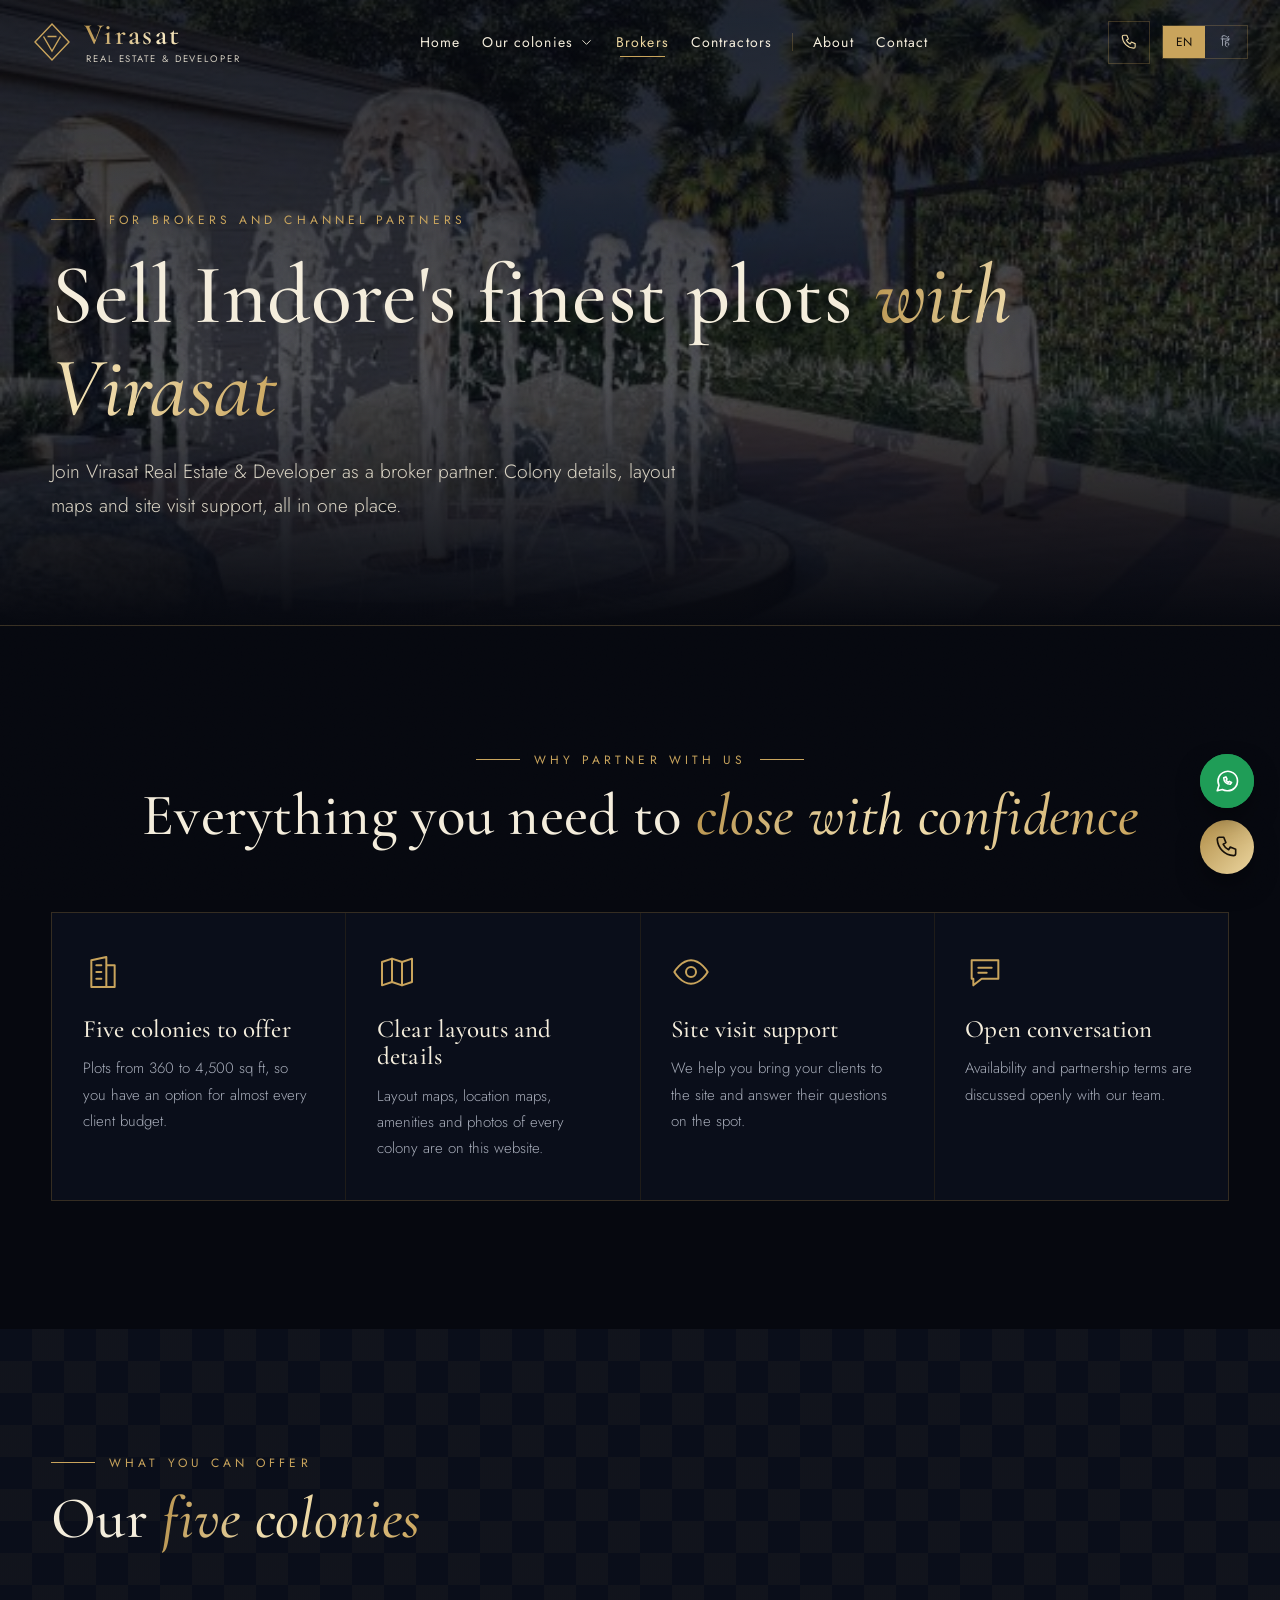
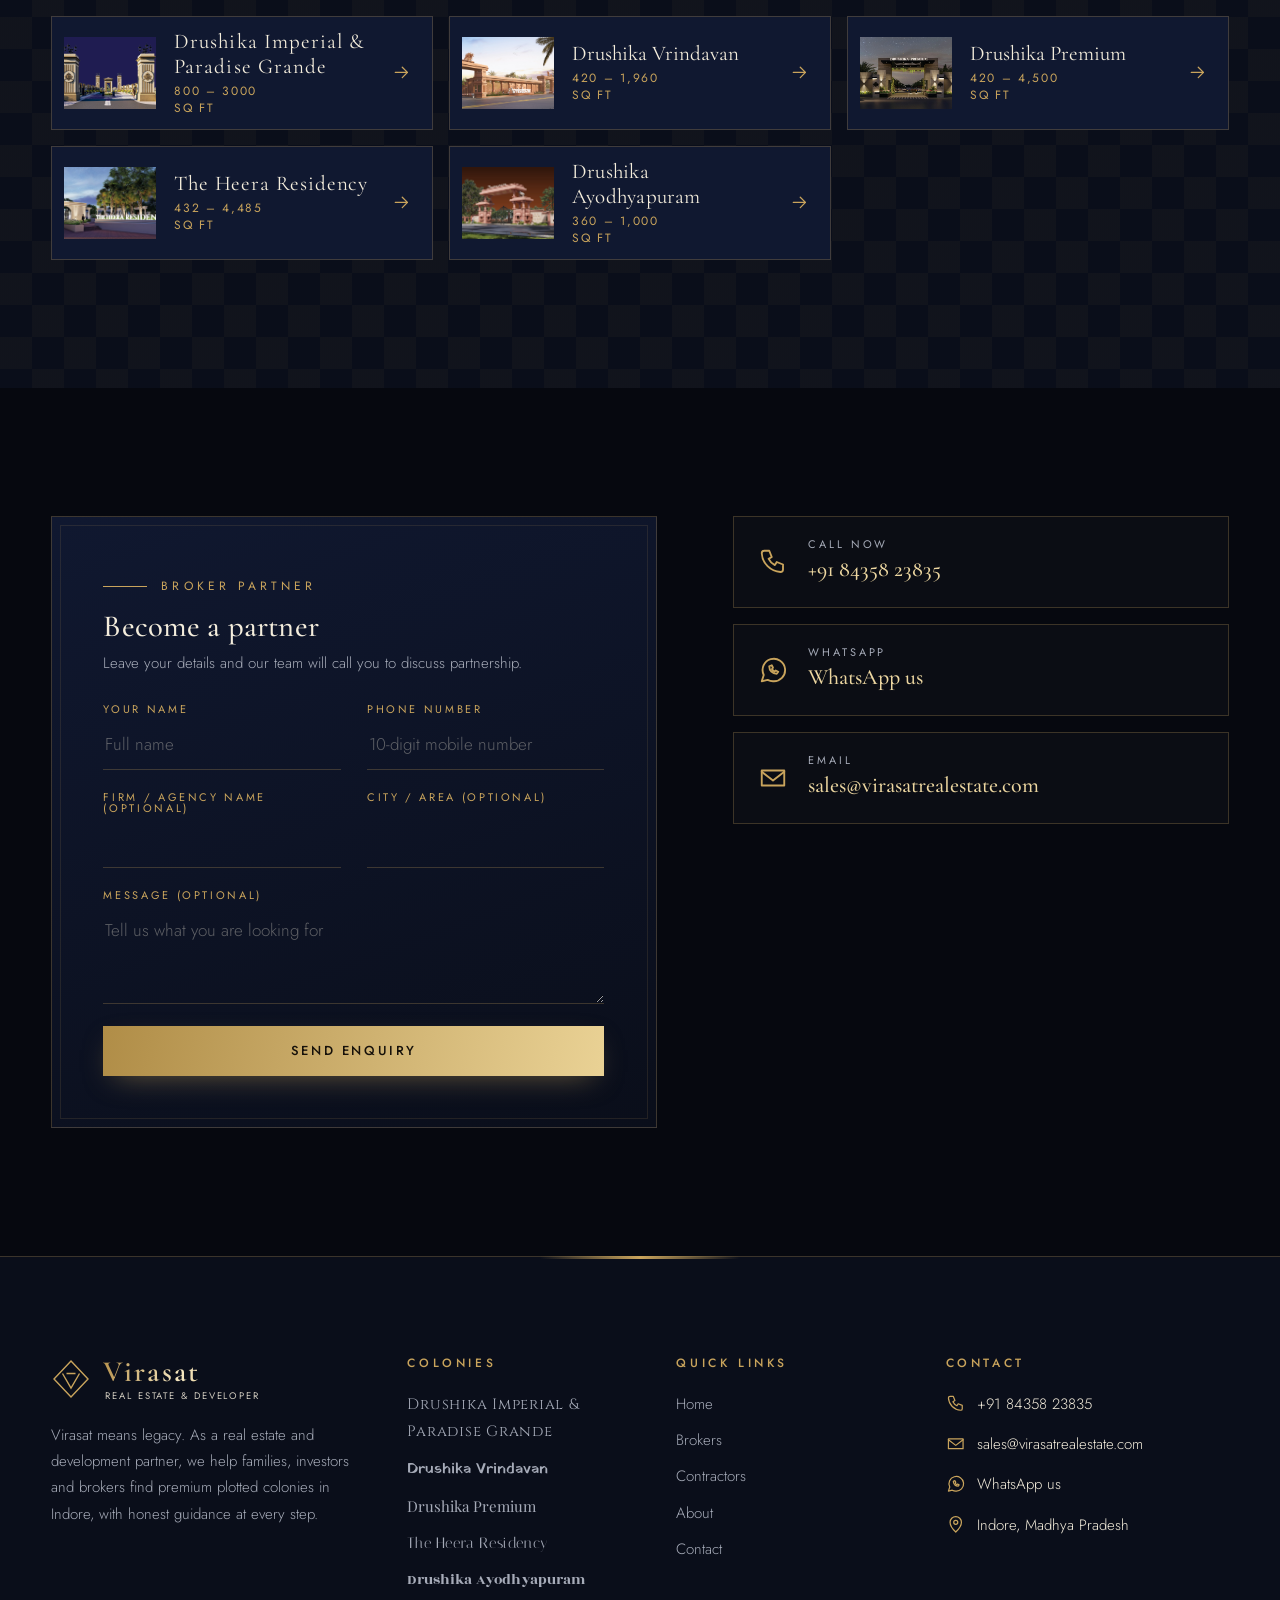
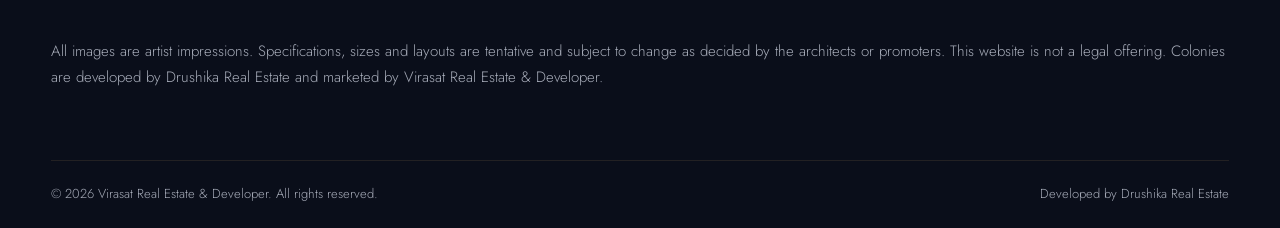
<file: broker.html>
<!DOCTYPE html>
<html lang="en">
<head>
<meta charset="utf-8">
<meta name="viewport" content="width=device-width,initial-scale=1,viewport-fit=cover">
<title data-hi="ब्रोकर पार्टनर | विरासत रियल एस्टेट एंड डेवलपर">Broker Partner | Virasat Real Estate &amp; Developer</title>
<meta name="description" content="Become a broker partner of Virasat Real Estate &amp; Developer and offer five premium plotted colonies in Indore. Call +91 84358 23835.">
<meta name="theme-color" content="#06080f">
<meta property="og:type" content="website">
<meta property="og:title" content="Broker Partner | Virasat Real Estate &amp; Developer">
<meta property="og:description" content="Become a broker partner of Virasat Real Estate &amp; Developer and offer five premium plotted colonies in Indore. Call +91 84358 23835.">
<meta property="og:image" content="images/premium/hero.jpg">
<link rel="icon" href="favicon.svg" type="image/svg+xml">
<link rel="preconnect" href="https://fonts.googleapis.com">
<link rel="preconnect" href="https://fonts.gstatic.com" crossorigin>
<link rel="stylesheet" href="https://fonts.googleapis.com/css2?family=Cinzel:wght@400;500;600&family=Cormorant+Garamond:ital,wght@0,400;0,500;0,600;1,400;1,500&family=Italiana&family=Jost:wght@300;400;500&family=Noto+Serif+Devanagari:wght@300;400;500;600&family=Playfair+Display:ital,wght@0,400;0,500;1,400&family=Rozha+One&family=Yatra+One&display=swap">
<link rel="stylesheet" href="css/base.css">
<link rel="stylesheet" href="css/layout.css">
<link rel="stylesheet" href="css/pages.css">
<script>document.documentElement.classList.add("js")</script>
</head>
<body data-page="broker">
<a class="skip" href="#main">Skip to content</a>
<div class="pre" id="pre" aria-hidden="true"><div class="pre-in"><svg viewBox="0 0 40 40" fill="none" stroke="currentColor" stroke-width="1.4" aria-hidden="true"><path d="M20 2l17 18-17 18L3 20z"/><path d="M11.5 14.5L20 29l8.5-14.5M15.5 14.5H24.5"/></svg><b>VIRASAT</b><small>Real Estate &amp; Developer</small></div></div>
<main id="main">

<section class="ph">
  <img src="images/heera/g6.jpg" alt="">
  <div class="wrap">
    <span class="eyebrow"><span data-hi="ब्रोकर और चैनल पार्टनर के लिए">For brokers and channel partners</span></span>
    <h1><span data-hi="इंदौर के बेहतरीन प्लॉट &lt;em&gt;विरासत के साथ बेचें&lt;/em&gt;">Sell Indore's finest plots <em>with Virasat</em></span></h1>
    <p class="lead"><span data-hi="विरासत रियल एस्टेट एंड डेवलपर के साथ ब्रोकर पार्टनर बनें। कॉलोनी की जानकारी, लेआउट नक्शे और साइट विज़िट में सहयोग, सब एक जगह।">Join Virasat Real Estate &amp; Developer as a broker partner. Colony details, layout maps and site visit support, all in one place.</span></p>
  </div>
</section>

<section class="sec">
  <div class="wrap">
    <div class="sec-head center rv">
      <span class="eyebrow"><span data-hi="हमारे साथ क्यों जुड़ें">Why partner with us</span></span>
      <h2><span data-hi="भरोसे के साथ सौदा पक्का करने के लिए &lt;em&gt;सब कुछ&lt;/em&gt;">Everything you need to <em>close with confidence</em></span></h2>
    </div>
    <div class="perk-grid"><div class="perk rv" style="--d:0.0s"><svg class="ic" aria-hidden="true"><use href="#i-building"/></svg><h3><span data-hi="ऑफ़र करने के लिए पाँच कॉलोनियाँ">Five colonies to offer</span></h3><p><span data-hi="360 से 4,500 वर्ग फुट तक के प्लॉट, यानी लगभग हर ग्राहक के बजट के लिए विकल्प।">Plots from 360 to 4,500 sq ft, so you have an option for almost every client budget.</span></p></div><div class="perk rv" style="--d:0.1s"><svg class="ic" aria-hidden="true"><use href="#i-map"/></svg><h3><span data-hi="साफ़ लेआउट और जानकारी">Clear layouts and details</span></h3><p><span data-hi="हर कॉलोनी के लेआउट नक्शे, लोकेशन मैप, सुविधाएँ और फ़ोटो इसी वेबसाइट पर हैं।">Layout maps, location maps, amenities and photos of every colony are on this website.</span></p></div><div class="perk rv" style="--d:0.2s"><svg class="ic" aria-hidden="true"><use href="#i-eye"/></svg><h3><span data-hi="साइट विज़िट में सहयोग">Site visit support</span></h3><p><span data-hi="हम आपके ग्राहकों को साइट पर लाने में मदद करते हैं और मौके पर उनके सवालों के जवाब देते हैं।">We help you bring your clients to the site and answer their questions on the spot.</span></p></div><div class="perk rv" style="--d:0.3s"><svg class="ic" aria-hidden="true"><use href="#i-chat"/></svg><h3><span data-hi="खुली बातचीत">Open conversation</span></h3><p><span data-hi="उपलब्धता और पार्टनरशिप की शर्तों पर हमारी टीम से खुलकर बात होती है।">Availability and partnership terms are discussed openly with our team.</span></p></div></div>
  </div>
</section>

<section class="sec pattern">
  <div class="wrap">
    <div class="sec-head rv">
      <span class="eyebrow"><span data-hi="आप क्या ऑफ़र कर सकते हैं">What you can offer</span></span>
      <h2><span data-hi="हमारी &lt;em&gt;पाँच कॉलोनियाँ&lt;/em&gt;">Our <em>five colonies</em></span></h2>
    </div>
    <div class="bk-grid"><a class="bk-card rv" href="imperial.html"><img src="images/imperial/hero.jpg" alt="" loading="lazy"><span><b class="f-imperial">Drushika Imperial & Paradise Grande</b><small>800 – 3000 <span data-i18n="sq"></span></small></span><svg class="ic" aria-hidden="true"><use href="#i-arrow"/></svg></a><a class="bk-card rv" href="vrindavan.html"><img src="images/vrindavan/hero.jpg" alt="" loading="lazy"><span><b class="f-vrindavan">Drushika Vrindavan</b><small>420 – 1,960 <span data-i18n="sq"></span></small></span><svg class="ic" aria-hidden="true"><use href="#i-arrow"/></svg></a><a class="bk-card rv" href="premium.html"><img src="images/premium/hero.jpg" alt="" loading="lazy"><span><b class="f-premium">Drushika Premium</b><small>420 – 4,500 <span data-i18n="sq"></span></small></span><svg class="ic" aria-hidden="true"><use href="#i-arrow"/></svg></a><a class="bk-card rv" href="heera.html"><img src="images/heera/hero.jpg" alt="" loading="lazy"><span><b class="f-heera">The Heera Residency</b><small>432 – 4,485 <span data-i18n="sq"></span></small></span><svg class="ic" aria-hidden="true"><use href="#i-arrow"/></svg></a><a class="bk-card rv" href="ayodhyapuram.html"><img src="images/ayodhyapuram/hero.jpg" alt="" loading="lazy"><span><b class="f-ayodhyapuram">Drushika Ayodhyapuram</b><small>360 – 1,000 <span data-i18n="sq"></span></small></span><svg class="ic" aria-hidden="true"><use href="#i-arrow"/></svg></a></div>
  </div>
</section>

<section class="sec" id="join">
  <div class="wrap contact-grid">
    <form class="conn-form rv" data-lead-form data-source="broker-page" data-colony="Broker enquiry" novalidate>
      <span class="eyebrow"><span data-hi="ब्रोकर पार्टनर">Broker partner</span></span>
      <h3 style="margin-top:14px"><span data-hi="पार्टनर बनें">Become a partner</span></h3>
      <p><span data-hi="अपनी जानकारी दें, हमारी टीम पार्टनरशिप पर बात करने के लिए आपको कॉल करेगी।">Leave your details and our team will call you to discuss partnership.</span></p>
      <input class="hp" type="text" name="website" tabindex="-1" autocomplete="off" aria-hidden="true">
      <div class="row2">
        <div class="fld"><label for="b-n"><span data-i18n="f.name"></span></label><input id="b-n" name="name" type="text" autocomplete="name" data-i18n-ph="f.ph.name" required><span class="err"><span data-i18n="err.name"></span></span></div>
        <div class="fld"><label for="b-p"><span data-i18n="f.phone"></span></label><input id="b-p" name="phone" type="tel" inputmode="tel" autocomplete="tel" data-i18n-ph="f.ph.phone" required><span class="err"><span data-i18n="err.phone"></span></span></div>
      </div>
      <div class="row2">
        <div class="fld"><label for="b-f"><span data-i18n="f.firm"></span></label><input id="b-f" name="firm" type="text" autocomplete="organization"></div>
        <div class="fld"><label for="b-c"><span data-i18n="f.city"></span></label><input id="b-c" name="city" type="text" autocomplete="address-level2"></div>
      </div>
      <div class="fld"><label for="b-m"><span data-i18n="f.msg"></span></label><textarea id="b-m" name="message" rows="3" data-i18n-ph="f.ph.msg"></textarea></div>
      <button class="btn" type="submit"><span data-i18n="cta.send"></span></button>
      <div class="form-msg" role="status"></div>
    </form>
    <div class="rv" style="--d:.15s">
      <div class="cc">
        <a href="tel:+918435823835"><svg class="ic" aria-hidden="true"><use href="#i-phone"/></svg><div><small><span data-i18n="cta.call"></span></small><b>+91 84358 23835</b></div></a>
        <a href="https://wa.me/918435823835?text=Hello%20Virasat%20Real%20Estate%20%26%20Developer%2C%20I%20am%20a%20broker%20and%20would%20like%20to%20partner." target="_blank" rel="noopener"><svg class="ic" aria-hidden="true"><use href="#i-wa"/></svg><div><small>WhatsApp</small><b><span data-i18n="cta.wa"></span></b></div></a>
        <a href="mailto:sales@virasatrealestate.com?subject=Broker%20partnership"><svg class="ic" aria-hidden="true"><use href="#i-mail"/></svg><div><small>Email</small><b>sales@virasatrealestate.com</b></div></a>
      </div>
    </div>
  </div>
</section>

</main>
<script src="js/config.js"></script>
<script src="js/i18n.js"></script>
<script src="js/layout.js"></script>
<script src="js/leads.js"></script>
<script src="js/main.js"></script>
</body>
</html>
</file>
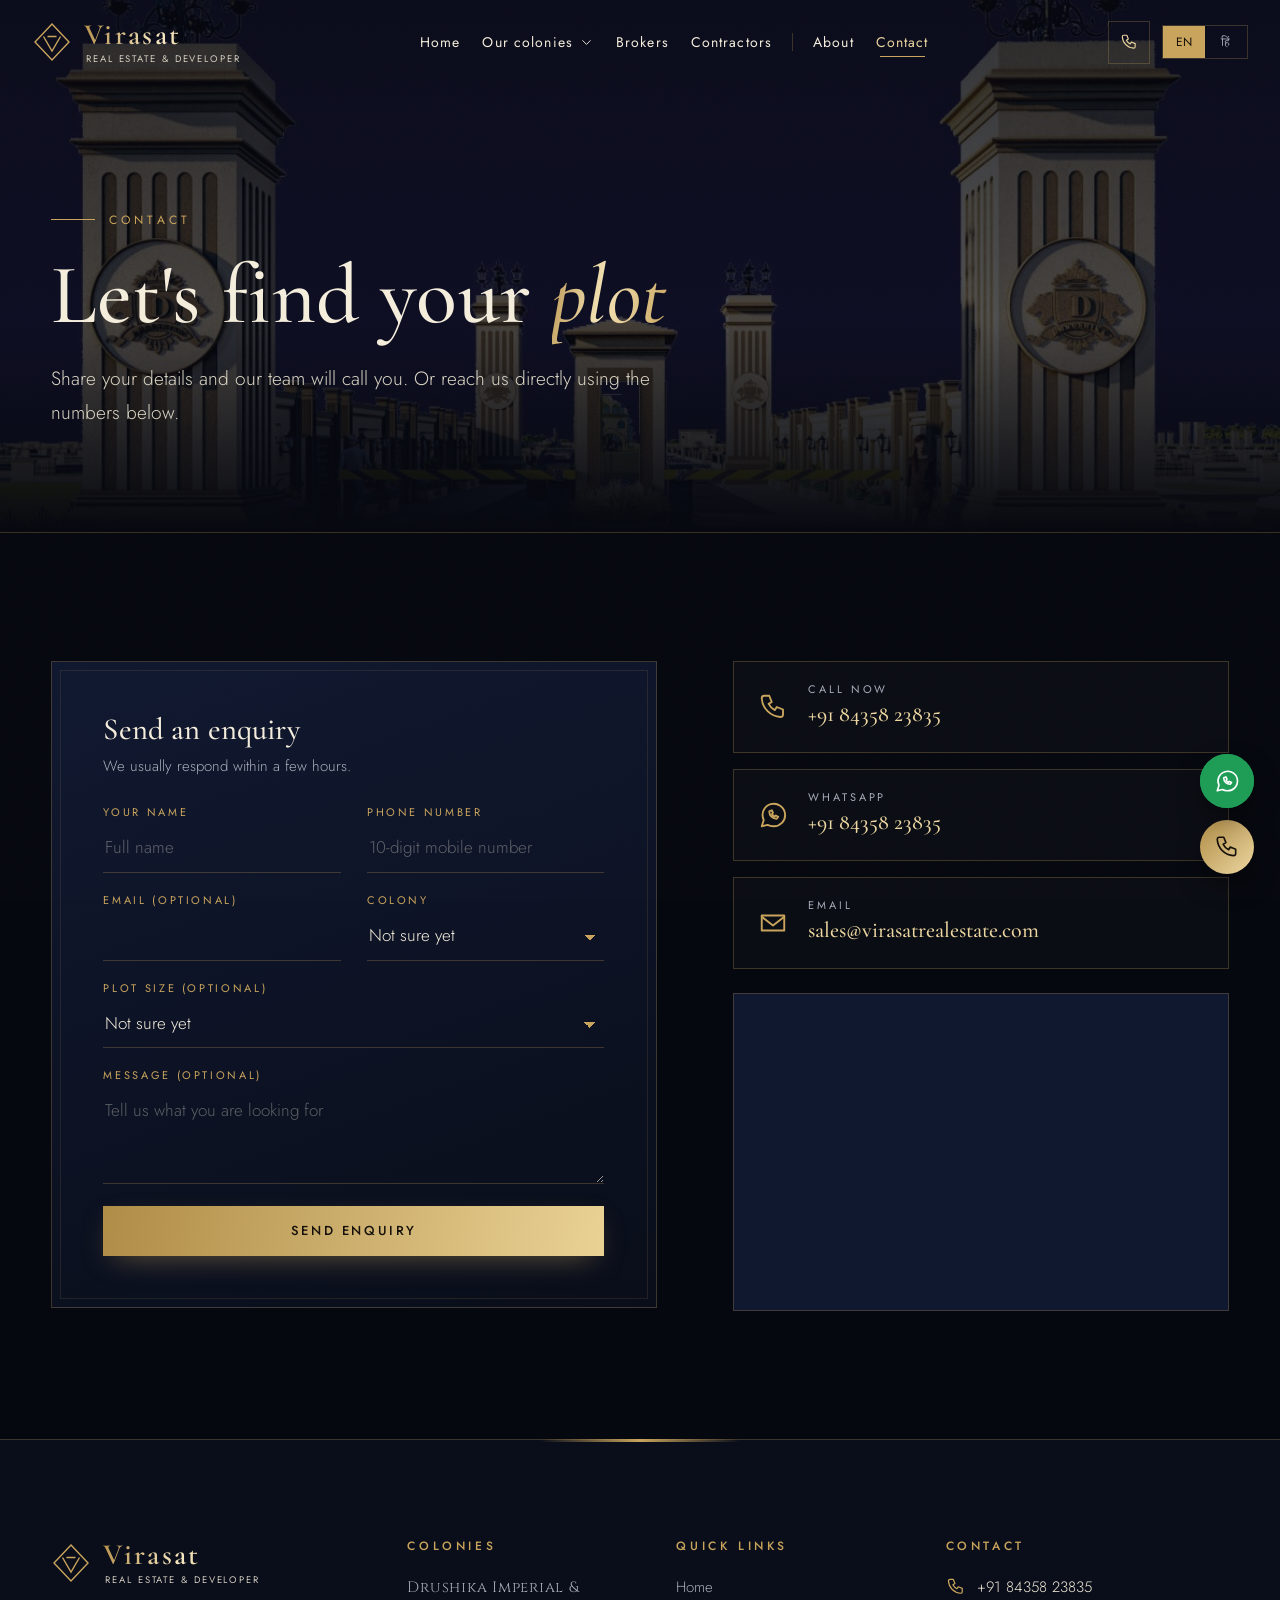
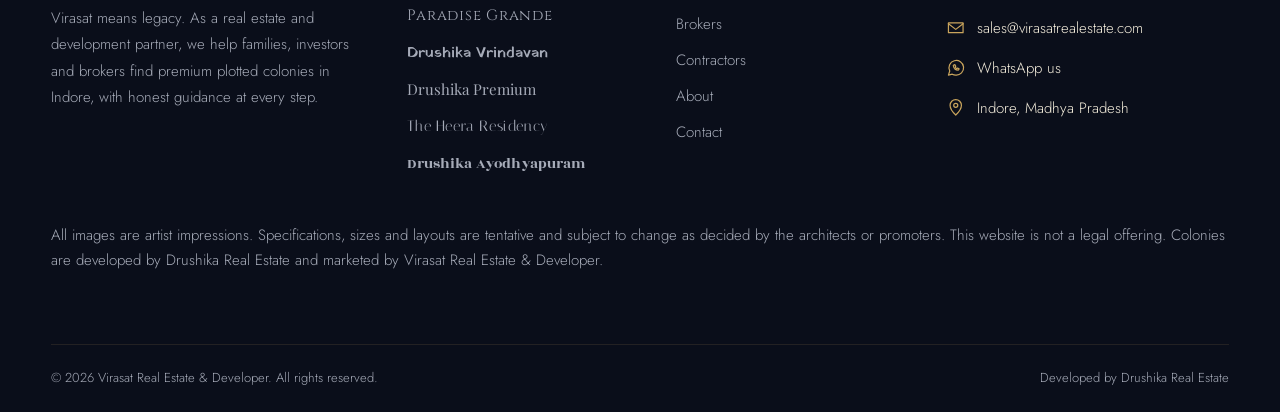
<file: contact.html>
<!DOCTYPE html>
<html lang="en">
<head>
<meta charset="utf-8">
<meta name="viewport" content="width=device-width,initial-scale=1,viewport-fit=cover">
<title data-hi="विरासत रियल एस्टेट एंड डेवलपर से संपर्क करें | +91 84358 23835">Contact Virasat Real Estate &amp; Developer | +91 84358 23835</title>
<meta name="description" content="Call +91 84358 23835 or email sales@virasatrealestate.com to book a site visit for plots in Indore Super Corridor.">
<meta name="theme-color" content="#06080f">
<meta property="og:type" content="website">
<meta property="og:title" content="Contact Virasat Real Estate &amp; Developer | +91 84358 23835">
<meta property="og:description" content="Call +91 84358 23835 or email sales@virasatrealestate.com to book a site visit for plots in Indore Super Corridor.">
<meta property="og:image" content="images/premium/hero.jpg">
<link rel="icon" href="favicon.svg" type="image/svg+xml">
<link rel="preconnect" href="https://fonts.googleapis.com">
<link rel="preconnect" href="https://fonts.gstatic.com" crossorigin>
<link rel="stylesheet" href="https://fonts.googleapis.com/css2?family=Cinzel:wght@400;500;600&family=Cormorant+Garamond:ital,wght@0,400;0,500;0,600;1,400;1,500&family=Italiana&family=Jost:wght@300;400;500&family=Noto+Serif+Devanagari:wght@300;400;500;600&family=Playfair+Display:ital,wght@0,400;0,500;1,400&family=Rozha+One&family=Yatra+One&display=swap">
<link rel="stylesheet" href="css/base.css">
<link rel="stylesheet" href="css/layout.css">
<link rel="stylesheet" href="css/pages.css">
<link rel="stylesheet" href="css/colony.css">
<script>document.documentElement.classList.add("js")</script>
</head>
<body data-page="contact">
<a class="skip" href="#main">Skip to content</a>
<div class="pre" id="pre" aria-hidden="true"><div class="pre-in"><svg viewBox="0 0 40 40" fill="none" stroke="currentColor" stroke-width="1.4" aria-hidden="true"><path d="M20 2l17 18-17 18L3 20z"/><path d="M11.5 14.5L20 29l8.5-14.5M15.5 14.5H24.5"/></svg><b>VIRASAT</b><small>Real Estate &amp; Developer</small></div></div>
<main id="main">

<section class="ph">
  <img src="images/imperial/hero.jpg" alt="">
  <div class="wrap">
    <span class="eyebrow"><span data-hi="संपर्क">Contact</span></span>
    <h1><span data-hi="आइए खोजें आपका &lt;em&gt;प्लॉट&lt;/em&gt;">Let's find your <em>plot</em></span></h1>
    <p class="lead"><span data-hi="अपनी जानकारी दें, हमारी टीम आपको कॉल करेगी। या नीचे दिए नंबरों पर सीधे संपर्क करें।">Share your details and our team will call you. Or reach us directly using the numbers below.</span></p>
  </div>
</section>

<section class="sec">
  <div class="wrap contact-grid">
    <form class="conn-form rv" data-lead-form data-source="contact-page" novalidate>
      <h3><span data-hi="पूछताछ भेजें">Send an enquiry</span></h3>
      <p><span data-hi="हम आमतौर पर कुछ घंटों में जवाब देते हैं।">We usually respond within a few hours.</span></p>
      <input class="hp" type="text" name="website" tabindex="-1" autocomplete="off" aria-hidden="true">
      <div class="row2">
        <div class="fld"><label for="c-n"><span data-i18n="f.name"></span></label><input id="c-n" name="name" type="text" autocomplete="name" data-i18n-ph="f.ph.name" required><span class="err"><span data-i18n="err.name"></span></span></div>
        <div class="fld"><label for="c-p"><span data-i18n="f.phone"></span></label><input id="c-p" name="phone" type="tel" inputmode="tel" autocomplete="tel" data-i18n-ph="f.ph.phone" required><span class="err"><span data-i18n="err.phone"></span></span></div>
      </div>
      <div class="row2">
        <div class="fld"><label for="c-e"><span data-i18n="f.email"></span></label><input id="c-e" name="email" type="email" autocomplete="email"></div>
        <div class="fld"><label for="c-c"><span data-i18n="f.colony"></span></label><select id="c-c" name="colony"><option value="" data-i18n="f.any">Not sure yet</option><option value="Drushika Imperial &amp; Paradise Grande">Drushika Imperial &amp; Paradise Grande</option><option value="Drushika Vrindavan">Drushika Vrindavan</option><option value="Drushika Premium">Drushika Premium</option><option value="The Heera Residency">The Heera Residency</option><option value="Drushika Ayodhyapuram">Drushika Ayodhyapuram</option></select></div>
      </div>
      <div class="fld"><label for="c-s"><span data-i18n="f.plot"></span></label><select id="c-s" name="plot"><option value="" data-i18n="f.any">Not sure yet</option><option>Up to 800 sq ft</option><option>1000 sq ft</option><option>1200 to 1500 sq ft</option><option>1500 sq ft and above</option></select></div>
      <div class="fld"><label for="c-m"><span data-i18n="f.msg"></span></label><textarea id="c-m" name="message" rows="3" data-i18n-ph="f.ph.msg"></textarea></div>
      <button class="btn" type="submit"><span data-i18n="cta.send"></span></button>
      <div class="form-msg" role="status"></div>
    </form>
    <div class="rv" style="--d:.15s">
      <div class="cc">
        <a href="tel:+918435823835"><svg class="ic" aria-hidden="true"><use href="#i-phone"/></svg><div><small><span data-i18n="cta.call"></span></small><b>+91 84358 23835</b></div></a>
        <a href="https://wa.me/918435823835?text=Hello%20Virasat%20Real%20Estate" target="_blank" rel="noopener"><svg class="ic" aria-hidden="true"><use href="#i-wa"/></svg><div><small>WhatsApp</small><b>+91 84358 23835</b></div></a>
        <a href="mailto:sales@virasatrealestate.com"><svg class="ic" aria-hidden="true"><use href="#i-mail"/></svg><div><small>Email</small><b>sales@virasatrealestate.com</b></div></a>
      </div>
      <div class="mapframe"><iframe title="Super Corridor, Indore" loading="lazy" referrerpolicy="no-referrer-when-downgrade" src="https://www.google.com/maps?q=22.80737,75.8046089&amp;z=13&amp;output=embed"></iframe></div>
    </div>
  </div>
</section>

</main>
<script src="js/config.js"></script>
<script src="js/i18n.js"></script>
<script src="js/layout.js"></script>
<script src="js/leads.js"></script>
<script src="js/main.js"></script>
</body>
</html>
</file>
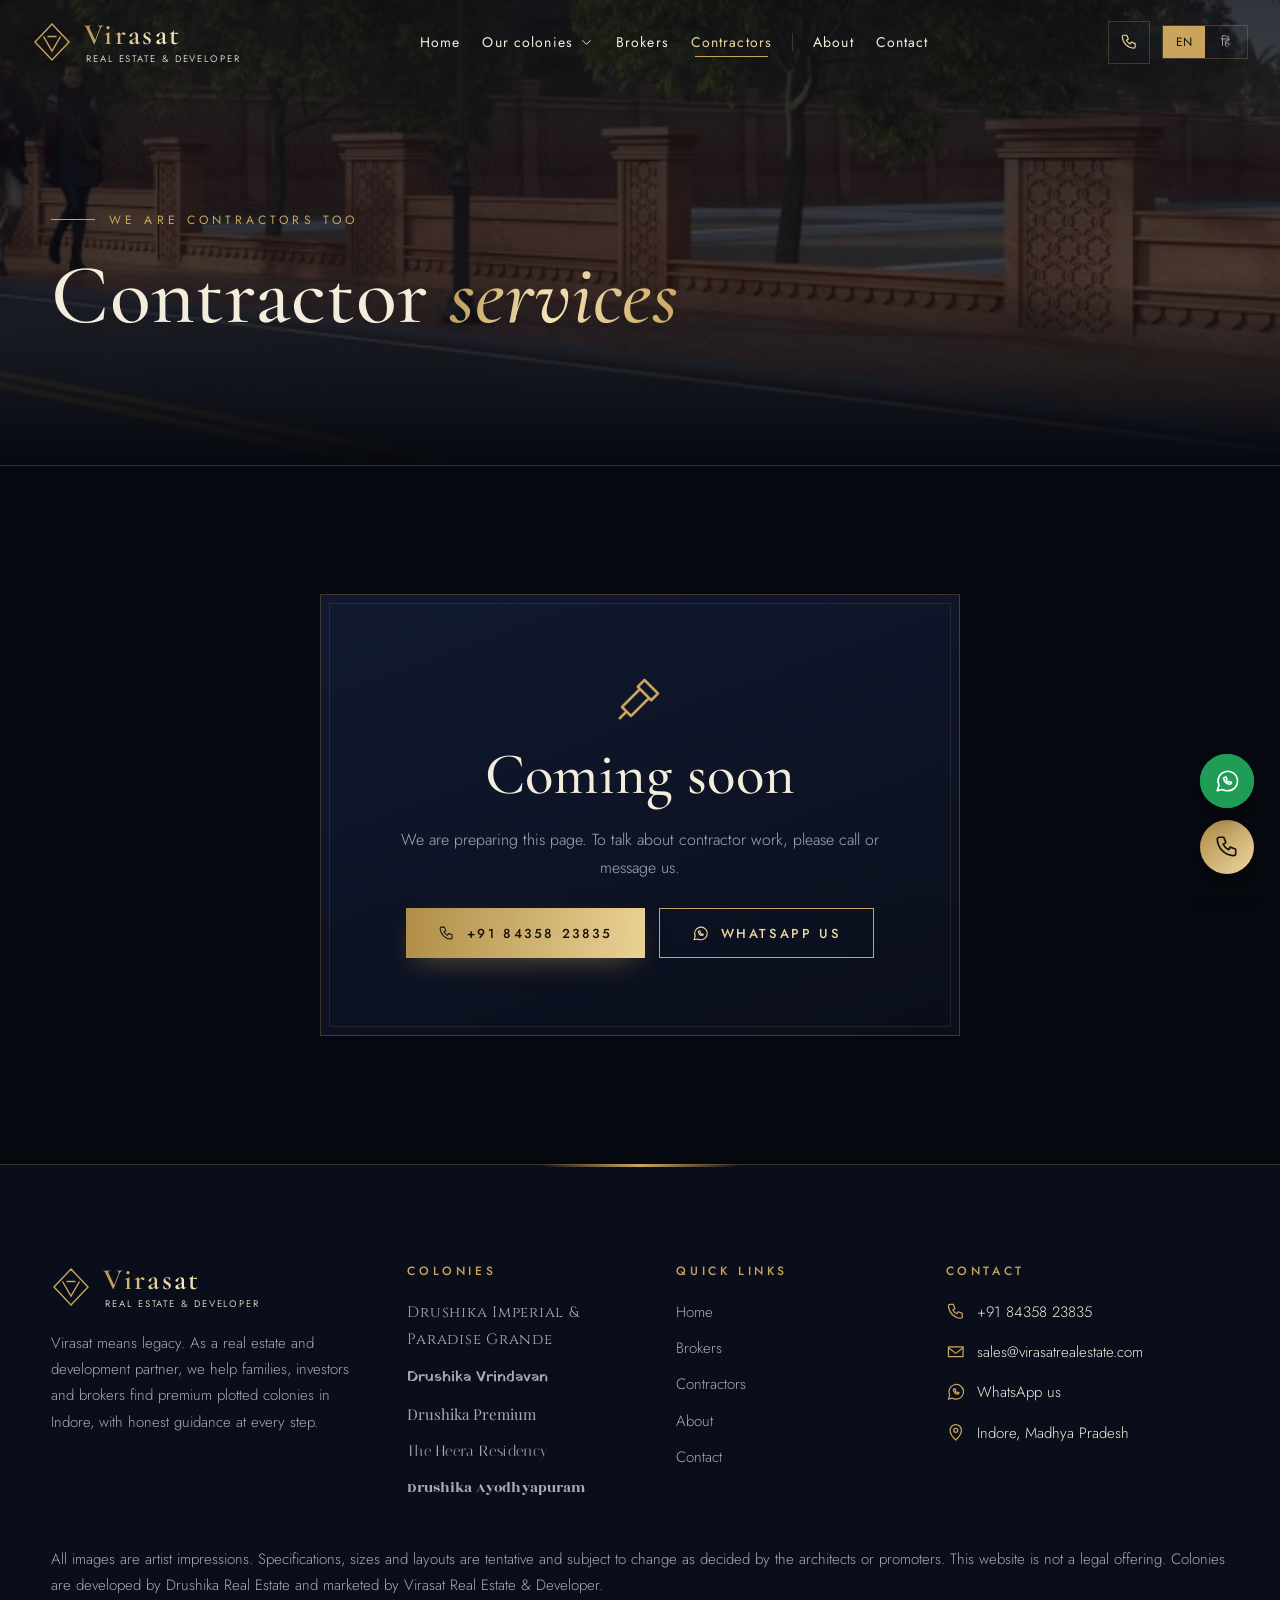
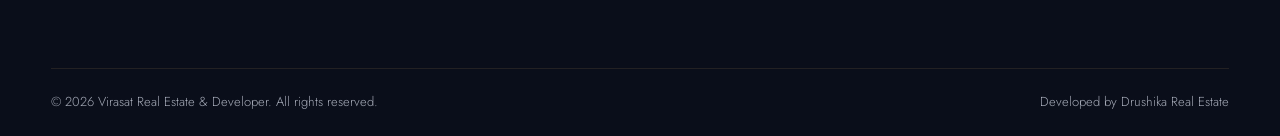
<file: contractor.html>
<!DOCTYPE html>
<html lang="en">
<head>
<meta charset="utf-8">
<meta name="viewport" content="width=device-width,initial-scale=1,viewport-fit=cover">
<title data-hi="कॉन्ट्रैक्टर | विरासत रियल एस्टेट एंड डेवलपर">Contractors | Virasat Real Estate &amp; Developer</title>
<meta name="description" content="Contractor services by Virasat Real Estate &amp; Developer. Details coming soon.">
<meta name="theme-color" content="#06080f">
<meta property="og:type" content="website">
<meta property="og:title" content="Contractors | Virasat Real Estate &amp; Developer">
<meta property="og:description" content="Contractor services by Virasat Real Estate &amp; Developer. Details coming soon.">
<meta property="og:image" content="images/premium/hero.jpg">
<link rel="icon" href="favicon.svg" type="image/svg+xml">
<link rel="preconnect" href="https://fonts.googleapis.com">
<link rel="preconnect" href="https://fonts.gstatic.com" crossorigin>
<link rel="stylesheet" href="https://fonts.googleapis.com/css2?family=Cinzel:wght@400;500;600&family=Cormorant+Garamond:ital,wght@0,400;0,500;0,600;1,400;1,500&family=Italiana&family=Jost:wght@300;400;500&family=Noto+Serif+Devanagari:wght@300;400;500;600&family=Playfair+Display:ital,wght@0,400;0,500;1,400&family=Rozha+One&family=Yatra+One&display=swap">
<link rel="stylesheet" href="css/base.css">
<link rel="stylesheet" href="css/layout.css">
<link rel="stylesheet" href="css/pages.css">
<script>document.documentElement.classList.add("js")</script>
</head>
<body data-page="contractor">
<a class="skip" href="#main">Skip to content</a>
<div class="pre" id="pre" aria-hidden="true"><div class="pre-in"><svg viewBox="0 0 40 40" fill="none" stroke="currentColor" stroke-width="1.4" aria-hidden="true"><path d="M20 2l17 18-17 18L3 20z"/><path d="M11.5 14.5L20 29l8.5-14.5M15.5 14.5H24.5"/></svg><b>VIRASAT</b><small>Real Estate &amp; Developer</small></div></div>
<main id="main">

<section class="ph">
  <img src="images/vrindavan/g9.jpg" alt="">
  <div class="wrap">
    <span class="eyebrow"><span data-hi="हम कॉन्ट्रैक्टर भी हैं">We are contractors too</span></span>
    <h1><span data-hi="कॉन्ट्रैक्टर &lt;em&gt;सेवाएँ&lt;/em&gt;">Contractor <em>services</em></span></h1>
  </div>
</section>

<!-- CONTRACTOR CONTENT GOES HERE: add sections below this line when the details are ready -->
<section class="sec">
  <div class="wrap">
    <div class="soon rv">
      <svg class="ic" aria-hidden="true"><use href="#i-hammer"/></svg>
      <h2><span data-hi="जल्द आ रहा है">Coming soon</span></h2>
      <p><span data-hi="हम यह पेज तैयार कर रहे हैं। कॉन्ट्रैक्टर कार्य पर बात करने के लिए कृपया हमें कॉल या संदेश करें।">We are preparing this page. To talk about contractor work, please call or message us.</span></p>
      <div class="soon-cta">
        <a class="btn" href="tel:+918435823835"><svg class="ic" aria-hidden="true"><use href="#i-phone"/></svg>+91 84358 23835</a>
        <a class="btn ghost" href="https://wa.me/918435823835?text=Hello%20Virasat%20Real%20Estate%20%26%20Developer%2C%20I%20would%20like%20to%20know%20about%20contractor%20services." target="_blank" rel="noopener"><svg class="ic" aria-hidden="true"><use href="#i-wa"/></svg><span data-i18n="cta.wa"></span></a>
      </div>
    </div>
  </div>
</section>

</main>
<script src="js/config.js"></script>
<script src="js/i18n.js"></script>
<script src="js/layout.js"></script>
<script src="js/leads.js"></script>
<script src="js/main.js"></script>
</body>
</html>
</file>
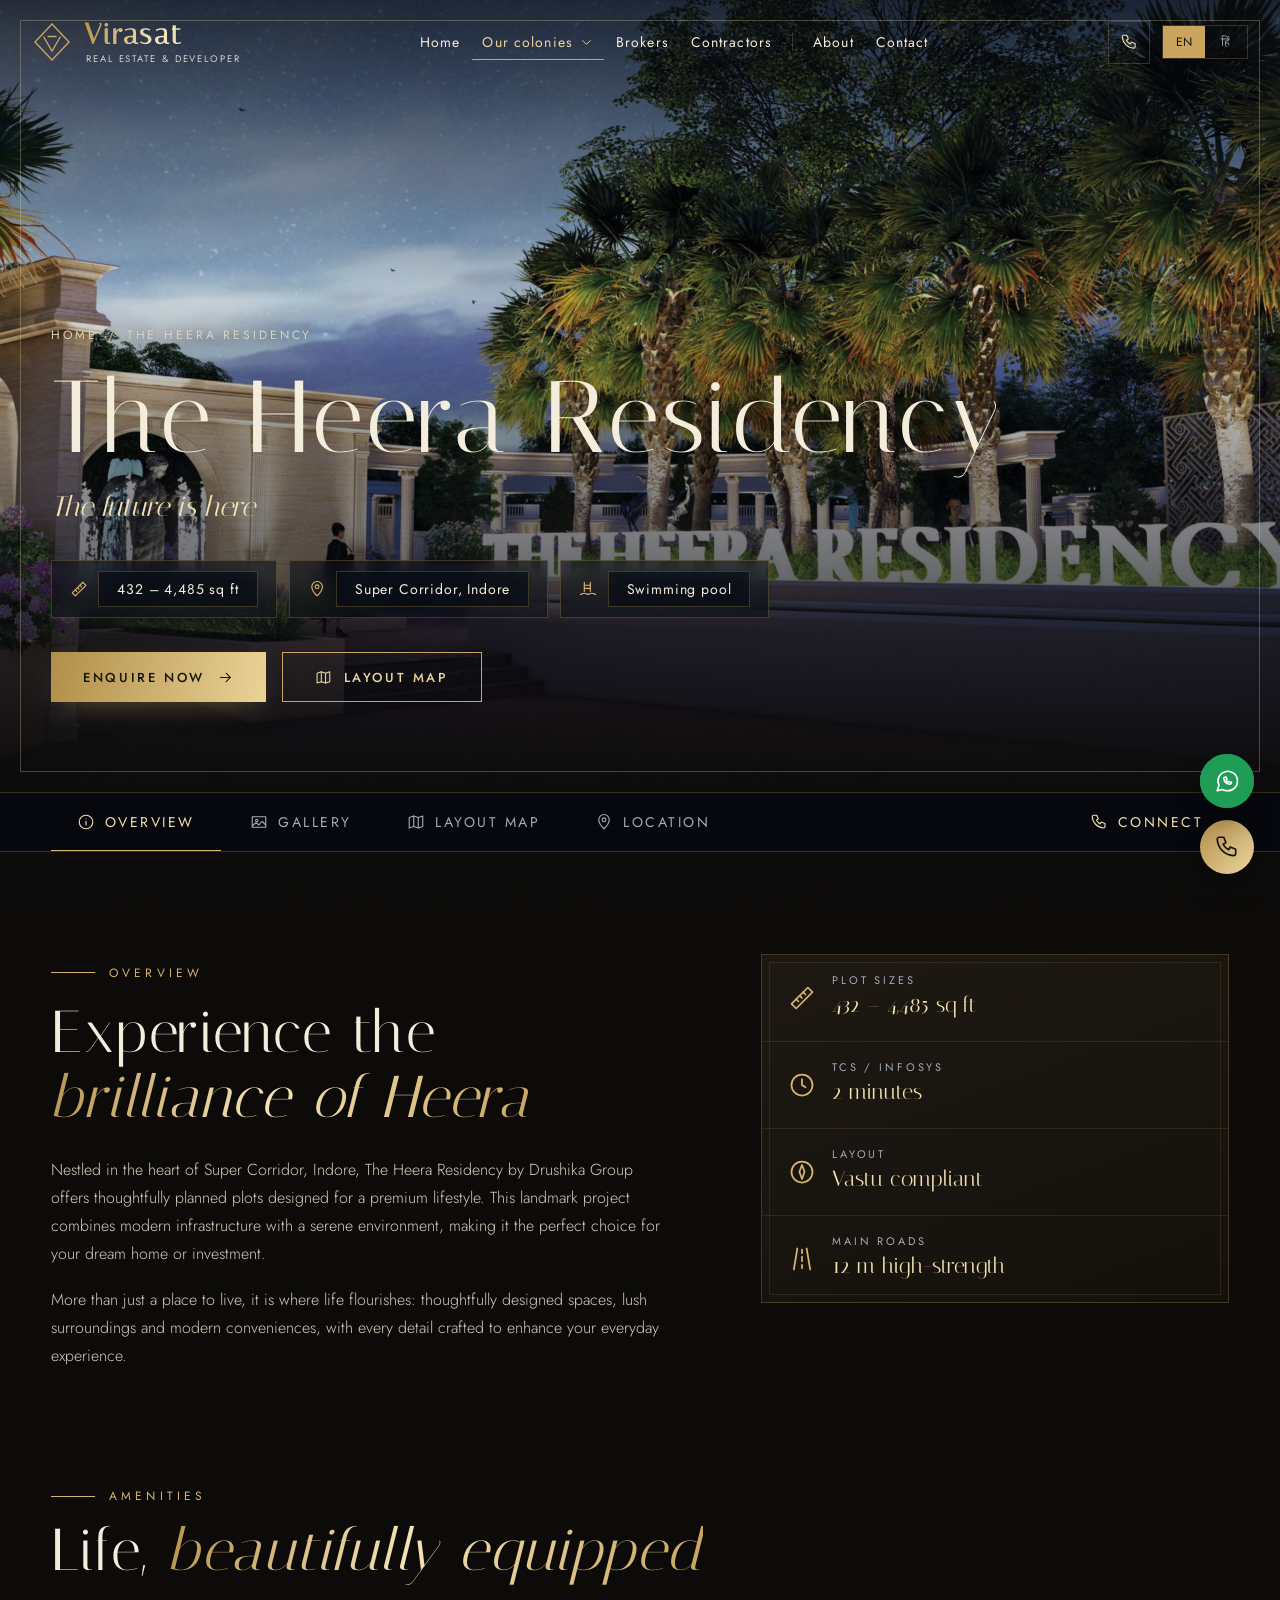
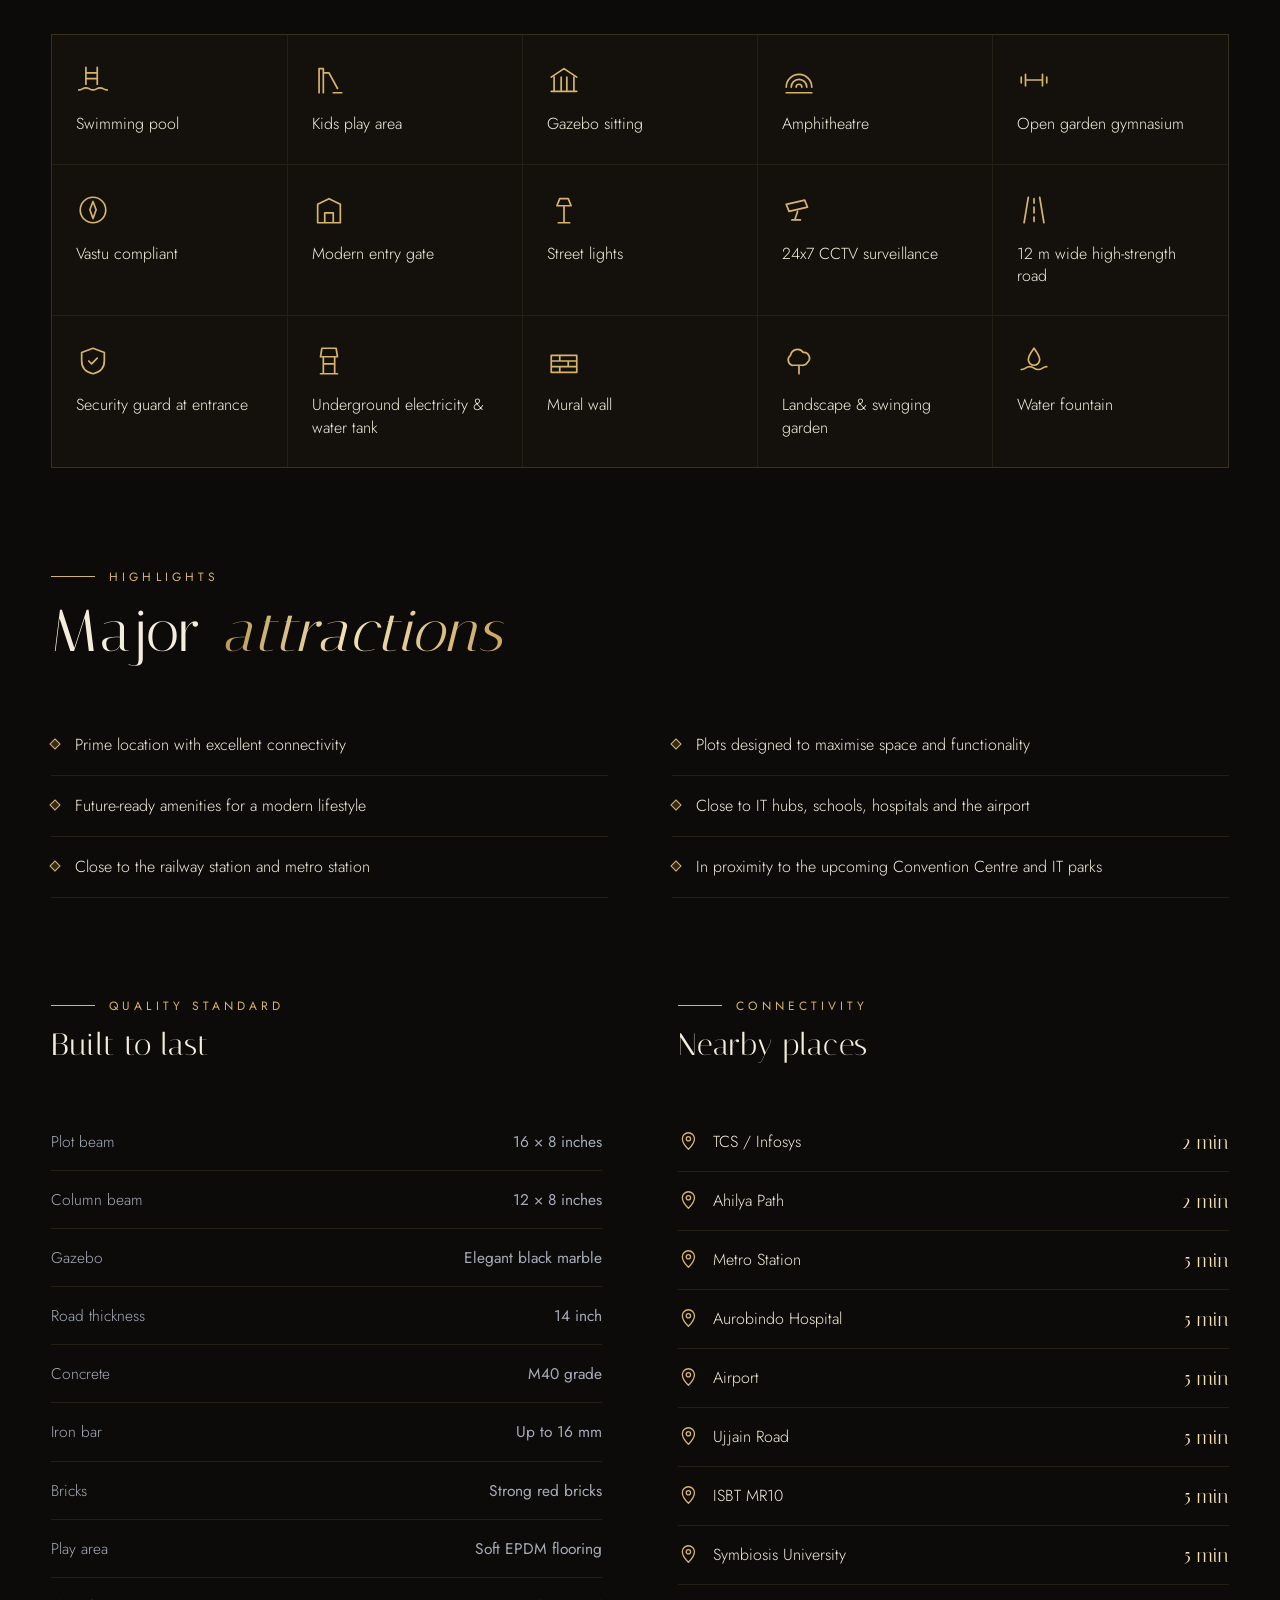
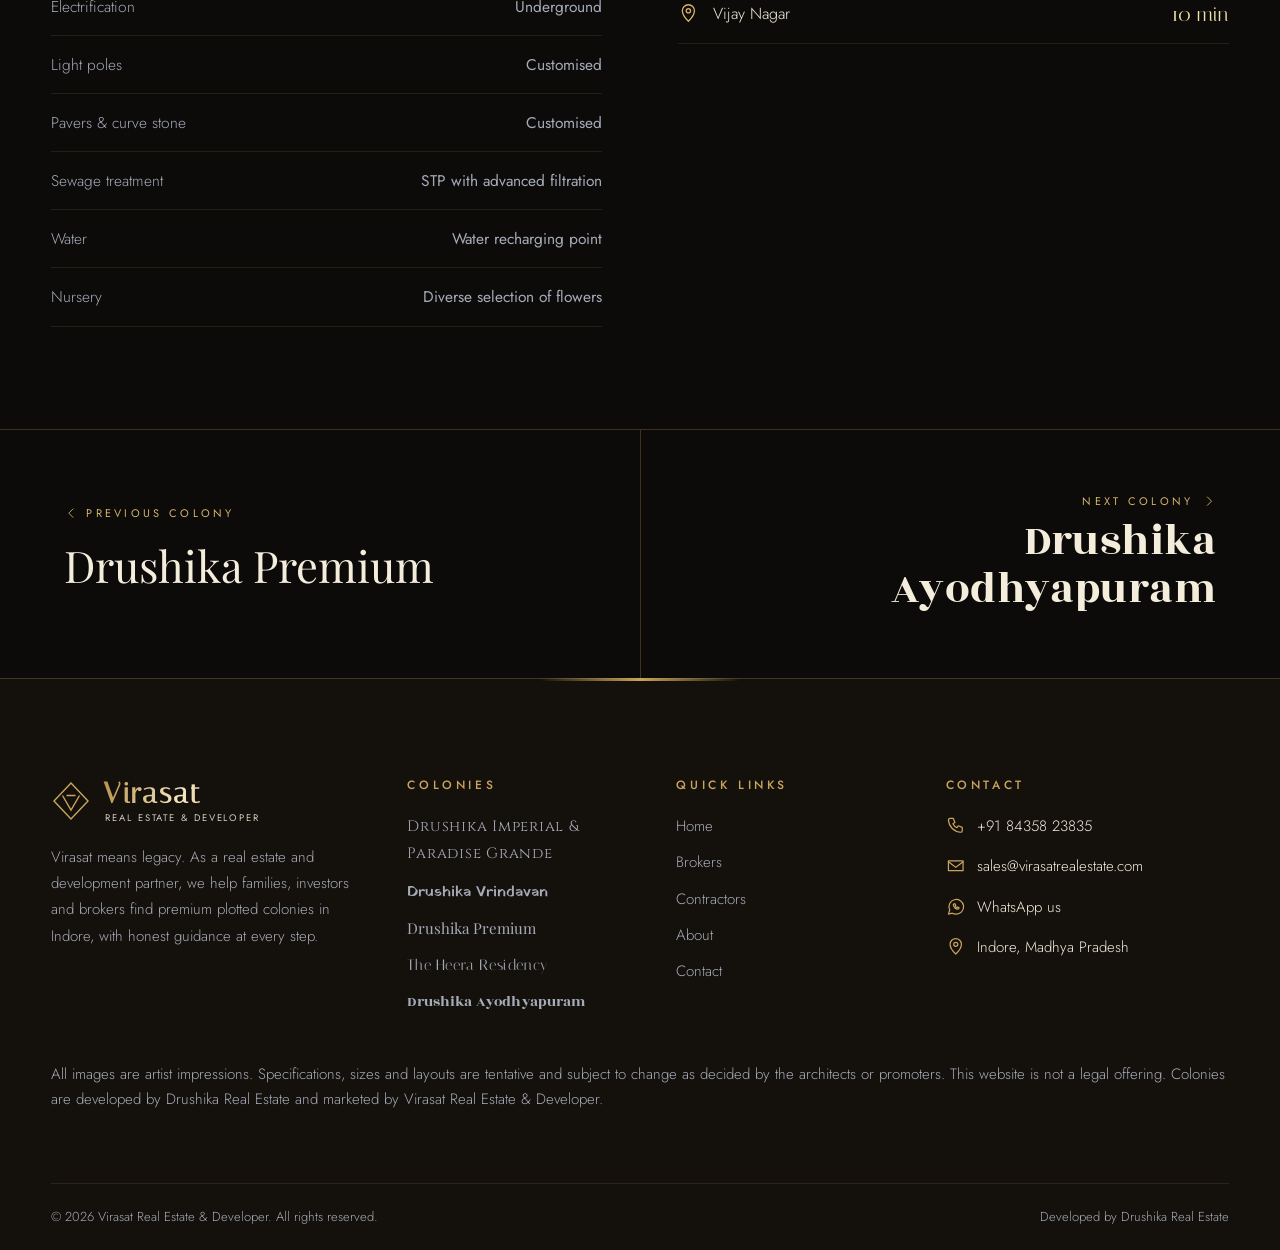
<file: heera.html>
<!DOCTYPE html>
<html lang="en">
<head>
<meta charset="utf-8">
<meta name="viewport" content="width=device-width,initial-scale=1,viewport-fit=cover">
<title data-hi="द हीरा रेज़िडेंसी | सुपर कॉरिडोर इंदौर में प्लॉट | विरासत रियल एस्टेट एंड डेवलपर">The Heera Residency | Plots in Super Corridor Indore | Virasat Real Estate &amp; Developer</title>
<meta name="description" content="The Heera Residency by Drushika: plots in the heart of Super Corridor Indore with swimming pool, amphitheatre and Vastu compliant layout. 2 minutes from TCS and Infosys.">
<meta name="theme-color" content="#06080f">
<meta property="og:type" content="website">
<meta property="og:title" content="The Heera Residency | Plots in Super Corridor Indore | Virasat Real Estate &amp; Developer">
<meta property="og:description" content="The Heera Residency by Drushika: plots in the heart of Super Corridor Indore with swimming pool, amphitheatre and Vastu compliant layout. 2 minutes from TCS and Infosys.">
<meta property="og:image" content="images/premium/hero.jpg">
<link rel="icon" href="favicon.svg" type="image/svg+xml">
<link rel="preconnect" href="https://fonts.googleapis.com">
<link rel="preconnect" href="https://fonts.gstatic.com" crossorigin>
<link rel="stylesheet" href="https://fonts.googleapis.com/css2?family=Cinzel:wght@400;500;600&family=Cormorant+Garamond:ital,wght@0,400;0,500;0,600;1,400;1,500&family=Italiana&family=Jost:wght@300;400;500&family=Noto+Serif+Devanagari:wght@300;400;500;600&family=Playfair+Display:ital,wght@0,400;0,500;1,400&family=Rozha+One&family=Yatra+One&display=swap">
<link rel="stylesheet" href="css/base.css">
<link rel="stylesheet" href="css/layout.css">
<link rel="stylesheet" href="css/colony.css">
<script>document.documentElement.classList.add("js")</script>
</head>
<body class="t-heera" data-page="heera">
<a class="skip" href="#main">Skip to content</a>
<div class="pre" id="pre" aria-hidden="true"><div class="pre-in"><svg viewBox="0 0 40 40" fill="none" stroke="currentColor" stroke-width="1.4" aria-hidden="true"><path d="M20 2l17 18-17 18L3 20z"/><path d="M11.5 14.5L20 29l8.5-14.5M15.5 14.5H24.5"/></svg><b>VIRASAT</b><small>Real Estate &amp; Developer</small></div></div>
<main id="main">

<section class="ch">
  <img src="images/heera/hero.jpg" alt="The Heera Residency">
  <div class="ch-in">
    <nav class="crumb rv" aria-label="Breadcrumb"><a href="index.html"><span data-i18n="nav.home"></span></a><i>/</i><span>The Heera Residency</span></nav>
    <h1 class="f-heera rv" style="--d:.1s">The Heera Residency</h1>
    <p class="q rv" style="--d:.2s"><span data-hi="भविष्य यहीं है">The future is here</span></p>
    <div class="chips rv" style="--d:.3s"><span><svg class="ic" aria-hidden="true"><use href="#i-ruler"/></svg><span data-hi="432 – 4,485 वर्ग फुट">432 – 4,485 sq ft</span></span><span><svg class="ic" aria-hidden="true"><use href="#i-pin"/></svg><span data-hi="सुपर कॉरिडोर, इंदौर">Super Corridor, Indore</span></span><span><svg class="ic" aria-hidden="true"><use href="#i-pool"/></svg><span data-hi="स्विमिंग पूल">Swimming pool</span></span></div>
    <div class="ch-cta rv" style="--d:.4s">
      <a class="btn" href="#connect"><span data-i18n="cta.enquire"></span><svg class="ic" aria-hidden="true"><use href="#i-arrow"/></svg></a>
      <a class="btn ghost" href="#map"><svg class="ic" aria-hidden="true"><use href="#i-map"/></svg><span data-i18n="tab.map"></span></a>
    </div>
  </div>
</section>

<div class="tabs"><div class="tabs-in" role="tablist">
  <button class="tab on" role="tab" data-tab="overview"><svg class="ic" aria-hidden="true"><use href="#i-info"/></svg><span data-i18n="tab.overview"></span></button>
  <button class="tab" role="tab" data-tab="gallery"><svg class="ic" aria-hidden="true"><use href="#i-img"/></svg><span data-i18n="tab.gallery"></span></button>
  <button class="tab" role="tab" data-tab="map"><svg class="ic" aria-hidden="true"><use href="#i-map"/></svg><span data-i18n="tab.map"></span></button>
  <button class="tab" role="tab" data-tab="location"><svg class="ic" aria-hidden="true"><use href="#i-pin"/></svg><span data-i18n="tab.location"></span></button>
  <button class="tab cta-t" role="tab" data-tab="connect"><svg class="ic" aria-hidden="true"><use href="#i-phone"/></svg><span data-i18n="tab.connect"></span></button>
</div></div>

<section class="panel on" id="overview" role="tabpanel"><div class="wrap">
  <div class="ov-grid">
    <div class="rv"><span class="eyebrow"><span data-hi="जानकारी">Overview</span></span><h2><span data-hi="अनुभव कीजिए &lt;em&gt;हीरा की चमक&lt;/em&gt;">Experience the <em>brilliance of Heera</em></span></h2><p><span data-hi="इंदौर के सुपर कॉरिडोर के केंद्र में बसी द हीरा रेज़िडेंसी, Drushika ग्रुप की ओर से प्रीमियम जीवनशैली के लिए सुनियोजित प्लॉट देती है। यह प्रमुख परियोजना आधुनिक इंफ्रास्ट्रक्चर को शांत वातावरण से जोड़ती है, जो इसे आपके सपनों के घर या निवेश के लिए बेहतरीन बनाता है।">Nestled in the heart of Super Corridor, Indore, The Heera Residency by Drushika Group offers thoughtfully planned plots designed for a premium lifestyle. This landmark project combines modern infrastructure with a serene environment, making it the perfect choice for your dream home or investment.</span></p><p><span data-hi="यह केवल रहने की जगह नहीं, जहाँ जीवन खिलता है: सोच-समझकर बनाए गए स्थान, हरियाली और आधुनिक सुविधाएँ, जहाँ हर बारीकी आपके रोज़मर्रा के अनुभव को बेहतर बनाने के लिए गढ़ी गई है।">More than just a place to live, it is where life flourishes: thoughtfully designed spaces, lush surroundings and modern conveniences, with every detail crafted to enhance your everyday experience.</span></p></div>
    <div class="keyfacts rv" style="--d:.15s"><div><svg class="ic" aria-hidden="true"><use href="#i-ruler"/></svg><span><small><span data-hi="प्लॉट साइज़">Plot sizes</span></small><b><span data-hi="432 – 4,485 वर्ग फुट">432 – 4,485 sq ft</span></b></span></div><div><svg class="ic" aria-hidden="true"><use href="#i-clock"/></svg><span><small><span data-hi="टीसीएस / इंफोसिस">TCS / Infosys</span></small><b><span data-hi="2 मिनट">2 minutes</span></b></span></div><div><svg class="ic" aria-hidden="true"><use href="#i-vastu"/></svg><span><small><span data-hi="लेआउट">Layout</span></small><b><span data-hi="वास्तु अनुरूप">Vastu compliant</span></b></span></div><div><svg class="ic" aria-hidden="true"><use href="#i-road"/></svg><span><small><span data-hi="मुख्य सड़कें">Main roads</span></small><b><span data-hi="12 मी. मज़बूत सड़क">12 m high-strength</span></b></span></div></div>
  </div>
  <div class="block">
    <div class="ph-head rv"><span class="eyebrow"><span data-hi="सुविधाएँ">Amenities</span></span><h2><span data-hi="जीवन, &lt;em&gt;सुंदर सुविधाओं के साथ&lt;/em&gt;">Life, <em>beautifully equipped</em></span></h2></div>
    <div class="am-grid rv"><div class="am"><svg class="ic" aria-hidden="true"><use href="#i-pool"/></svg><span><span data-hi="स्विमिंग पूल">Swimming pool</span></span></div><div class="am"><svg class="ic" aria-hidden="true"><use href="#i-play"/></svg><span><span data-hi="बच्चों का खेल क्षेत्र">Kids play area</span></span></div><div class="am"><svg class="ic" aria-hidden="true"><use href="#i-gazebo"/></svg><span><span data-hi="गज़ेबो बैठक">Gazebo sitting</span></span></div><div class="am"><svg class="ic" aria-hidden="true"><use href="#i-theatre"/></svg><span><span data-hi="एम्फीथिएटर">Amphitheatre</span></span></div><div class="am"><svg class="ic" aria-hidden="true"><use href="#i-gym"/></svg><span><span data-hi="ओपन गार्डन जिम">Open garden gymnasium</span></span></div><div class="am"><svg class="ic" aria-hidden="true"><use href="#i-vastu"/></svg><span><span data-hi="वास्तु अनुरूप">Vastu compliant</span></span></div><div class="am"><svg class="ic" aria-hidden="true"><use href="#i-gate"/></svg><span><span data-hi="आधुनिक प्रवेश द्वार">Modern entry gate</span></span></div><div class="am"><svg class="ic" aria-hidden="true"><use href="#i-light"/></svg><span><span data-hi="स्ट्रीट लाइट">Street lights</span></span></div><div class="am"><svg class="ic" aria-hidden="true"><use href="#i-cctv"/></svg><span><span data-hi="24x7 सीसीटीवी निगरानी">24x7 CCTV surveillance</span></span></div><div class="am"><svg class="ic" aria-hidden="true"><use href="#i-road"/></svg><span><span data-hi="12 मी. चौड़ी मज़बूत सड़क">12 m wide high-strength road</span></span></div><div class="am"><svg class="ic" aria-hidden="true"><use href="#i-shield"/></svg><span><span data-hi="प्रवेश पर सुरक्षा गार्ड">Security guard at entrance</span></span></div><div class="am"><svg class="ic" aria-hidden="true"><use href="#i-tank"/></svg><span><span data-hi="भूमिगत बिजली व पानी की टंकी">Underground electricity &amp; water tank</span></span></div><div class="am"><svg class="ic" aria-hidden="true"><use href="#i-wall"/></svg><span><span data-hi="म्यूरल वॉल">Mural wall</span></span></div><div class="am"><svg class="ic" aria-hidden="true"><use href="#i-tree"/></svg><span><span data-hi="लैंडस्केप व झूला बगीचा">Landscape &amp; swinging garden</span></span></div><div class="am"><svg class="ic" aria-hidden="true"><use href="#i-water"/></svg><span><span data-hi="वाटर फ़ाउंटेन">Water fountain</span></span></div></div>
  </div>
    <div class="block">
      <div class="ph-head rv"><span class="eyebrow"><span data-hi="मुख्य आकर्षण">Highlights</span></span><h2><span data-hi="प्रमुख &lt;em&gt;आकर्षण&lt;/em&gt;">Major <em>attractions</em></span></h2></div>
      <ul class="hl rv"><li><span data-hi="बेहतरीन कनेक्टिविटी के साथ प्राइम लोकेशन">Prime location with excellent connectivity</span></li><li><span data-hi="जगह और उपयोगिता को अधिकतम करने वाले प्लॉट">Plots designed to maximise space and functionality</span></li><li><span data-hi="आधुनिक जीवनशैली के लिए भविष्य के अनुरूप सुविधाएँ">Future-ready amenities for a modern lifestyle</span></li><li><span data-hi="आईटी हब, स्कूल, अस्पताल और एयरपोर्ट के पास">Close to IT hubs, schools, hospitals and the airport</span></li><li><span data-hi="रेलवे स्टेशन और मेट्रो स्टेशन के पास">Close to the railway station and metro station</span></li><li><span data-hi="प्रस्तावित कन्वेंशन सेंटर और आईटी पार्क के निकट">In proximity to the upcoming Convention Centre and IT parks</span></li></ul>
    </div>
  <div class="block two-col">
      <div class="rv"><div class="ph-head"><span class="eyebrow"><span data-hi="गुणवत्ता मानक">Quality standard</span></span><h3><span data-hi="टिकाऊ निर्माण">Built to last</span></h3></div>
        <div class="spec" style="grid-template-columns:1fr"><div><span><span data-hi="प्लॉट बीम">Plot beam</span></span><b><span data-hi="16 × 8 इंच">16 × 8 inches</span></b></div><div><span><span data-hi="कॉलम बीम">Column beam</span></span><b><span data-hi="12 × 8 इंच">12 × 8 inches</span></b></div><div><span><span data-hi="गज़ेबो">Gazebo</span></span><b><span data-hi="सुंदर काला संगमरमर">Elegant black marble</span></b></div><div><span><span data-hi="सड़क की मोटाई">Road thickness</span></span><b><span data-hi="14 इंच">14 inch</span></b></div><div><span><span data-hi="कंक्रीट">Concrete</span></span><b><span data-hi="M40 ग्रेड">M40 grade</span></b></div><div><span><span data-hi="लोहे की सरिया">Iron bar</span></span><b><span data-hi="16 मिमी तक">Up to 16 mm</span></b></div><div><span><span data-hi="ईंट">Bricks</span></span><b><span data-hi="मज़बूत लाल ईंट">Strong red bricks</span></b></div><div><span><span data-hi="खेल क्षेत्र">Play area</span></span><b><span data-hi="सॉफ्ट ईपीडीएम फ़्लोरिंग">Soft EPDM flooring</span></b></div><div><span><span data-hi="बिजली व्यवस्था">Electrification</span></span><b><span data-hi="भूमिगत">Underground</span></b></div><div><span><span data-hi="लाइट पोल">Light poles</span></span><b><span data-hi="विशेष डिज़ाइन">Customised</span></b></div><div><span><span data-hi="पेवर व कर्व स्टोन">Pavers &amp; curve stone</span></span><b><span data-hi="विशेष डिज़ाइन">Customised</span></b></div><div><span><span data-hi="सीवेज ट्रीटमेंट">Sewage treatment</span></span><b><span data-hi="उन्नत फ़िल्टरेशन वाला एसटीपी">STP with advanced filtration</span></b></div><div><span><span data-hi="पानी">Water</span></span><b><span data-hi="वाटर रिचार्जिंग पॉइंट">Water recharging point</span></b></div><div><span><span data-hi="नर्सरी">Nursery</span></span><b><span data-hi="फूलों की विविध किस्में">Diverse selection of flowers</span></b></div></div></div>
      <div class="rv" style="--d:.1s"><div class="ph-head"><span class="eyebrow"><span data-hi="कनेक्टिविटी">Connectivity</span></span><h3><span data-hi="आस-पास के स्थान">Nearby places</span></h3></div>
        <ul class="nb"><li><svg class="ic" aria-hidden="true"><use href="#i-pin"/></svg><span><span data-hi="टीसीएस / इंफोसिस">TCS / Infosys</span></span><b>2 min</b></li><li><svg class="ic" aria-hidden="true"><use href="#i-pin"/></svg><span><span data-hi="अहिल्या पथ">Ahilya Path</span></span><b>2 min</b></li><li><svg class="ic" aria-hidden="true"><use href="#i-pin"/></svg><span><span data-hi="मेट्रो स्टेशन">Metro Station</span></span><b>5 min</b></li><li><svg class="ic" aria-hidden="true"><use href="#i-pin"/></svg><span><span data-hi="अरविंदो अस्पताल">Aurobindo Hospital</span></span><b>5 min</b></li><li><svg class="ic" aria-hidden="true"><use href="#i-pin"/></svg><span><span data-hi="एयरपोर्ट">Airport</span></span><b>5 min</b></li><li><svg class="ic" aria-hidden="true"><use href="#i-pin"/></svg><span><span data-hi="उज्जैन रोड">Ujjain Road</span></span><b>5 min</b></li><li><svg class="ic" aria-hidden="true"><use href="#i-pin"/></svg><span><span data-hi="आईएसबीटी एमआर10">ISBT MR10</span></span><b>5 min</b></li><li><svg class="ic" aria-hidden="true"><use href="#i-pin"/></svg><span><span data-hi="सिम्बायोसिस विश्वविद्यालय">Symbiosis University</span></span><b>5 min</b></li><li><svg class="ic" aria-hidden="true"><use href="#i-pin"/></svg><span><span data-hi="विजय नगर">Vijay Nagar</span></span><b>10 min</b></li></ul></div></div>
  
</div></section>

<section class="panel" id="gallery" role="tabpanel"><div class="wrap">
  <div class="ph-head"><span class="eyebrow"><span data-hi="गैलरी">Gallery</span></span><h2><span data-hi="&lt;em&gt;अंदर&lt;/em&gt; झाँकिए">Step <em>inside</em></span></h2>
    <p><span data-hi="किसी भी चित्र पर टैप करें और फ़ुल स्क्रीन में देखें। चित्र कलाकार की कल्पना हैं।">Tap any picture to view it full screen. Images are artist impressions.</span></p></div>
  <div class="gal">
<figure><img src="images/heera/g1.jpg" alt="Grand entrance gate" loading="lazy"><figcaption><span data-hi="भव्य प्रवेश द्वार">Grand entrance gate</span></figcaption></figure>
<figure><img src="images/heera/g2.jpg" alt="Swimming pool" loading="lazy"><figcaption><span data-hi="स्विमिंग पूल">Swimming pool</span></figcaption></figure>
<figure><img src="images/heera/g3.jpg" alt="Amphitheatre" loading="lazy"><figcaption><span data-hi="एम्फीथिएटर">Amphitheatre</span></figcaption></figure>
<figure><img src="images/heera/g4.jpg" alt="Landscape garden" loading="lazy"><figcaption><span data-hi="लैंडस्केप गार्डन">Landscape garden</span></figcaption></figure>
<figure><img src="images/heera/g5.jpg" alt="Swinging garden" loading="lazy"><figcaption><span data-hi="झूला बगीचा">Swinging garden</span></figcaption></figure>
<figure><img src="images/heera/g6.jpg" alt="Water fountain" loading="lazy"><figcaption><span data-hi="वाटर फ़ाउंटेन">Water fountain</span></figcaption></figure>
<figure><img src="images/heera/g7.jpg" alt="Kids play area" loading="lazy"><figcaption><span data-hi="बच्चों का खेल क्षेत्र">Kids play area</span></figcaption></figure>
<figure><img src="images/heera/g8.jpg" alt="Stepped sitting area" loading="lazy"><figcaption><span data-hi="सीढ़ीदार बैठक क्षेत्र">Stepped sitting area</span></figcaption></figure>
<figure><img src="images/heera/g9.jpg" alt="Gazebo sitting" loading="lazy"><figcaption><span data-hi="गज़ेबो बैठक">Gazebo sitting</span></figcaption></figure>
<figure><img src="images/heera/g10.jpg" alt="Light house water tank" loading="lazy"><figcaption><span data-hi="लाइट हाउस वॉटर टैंक">Light house water tank</span></figcaption></figure>
<figure><img src="images/heera/g11.jpg" alt="Mural wall" loading="lazy"><figcaption><span data-hi="म्यूरल वॉल">Mural wall</span></figcaption></figure>
<figure><img src="images/heera/g12.jpg" alt="Open garden gymnasium" loading="lazy"><figcaption><span data-hi="ओपन गार्डन जिम">Open garden gymnasium</span></figcaption></figure>
  </div>
</div></section>

<section class="panel" id="map" role="tabpanel"><div class="wrap">
  <div class="ph-head"><span class="eyebrow"><span data-hi="लेआउट नक्शा">Layout map</span></span><h2><span data-hi="अपना &lt;em&gt;प्लॉट&lt;/em&gt; खोजें">Find your <em>plot</em></span></h2>
    <p><span data-hi="लेआउट में 9 व 12 मीटर चौड़ी सड़कें, 3 मीटर पाथवे और स्विमिंग पूल वाला क्लब गार्डन दिखाया गया है। साइज़ अस्थायी हैं।">Layout shows 9 m and 12 m wide roads, 3 m pathways and the clubhouse garden with swimming pool. Sizes are tentative.</span></p></div>
  <div class="mv"><img src="images/heera/map.jpg" alt="The Heera Residency layout map">
    <div class="mv-ctl"><button type="button" data-a="in" data-i18n-label="map.zi" aria-label=""><svg class="ic" aria-hidden="true"><use href="#i-plus"/></svg></button><button type="button" data-a="out" data-i18n-label="map.zo" aria-label=""><svg class="ic" aria-hidden="true"><use href="#i-minus"/></svg></button><button type="button" data-a="reset" data-i18n-label="map.reset" aria-label=""><svg class="ic" aria-hidden="true"><use href="#i-reset"/></svg></button><button type="button" data-a="full" data-i18n-label="map.fs" aria-label=""><svg class="ic" aria-hidden="true"><use href="#i-full"/></svg></button></div>
    <span class="mv-hint" data-i18n="map.hint"></span></div>
  <div class="map-bar"><a class="lnk" href="images/heera/map.jpg" download="The-Heera-Residency-layout-map.jpg"><svg class="ic" aria-hidden="true"><use href="#i-arrow"/></svg><span data-i18n="map.dl"></span></a>
    <a class="btn sm" href="#connect"><span data-i18n="cta.enquire"></span></a></div>
  <div class="pt-wrap"><table class="ptable"><thead><tr><th><span data-i18n="sz"></span> (ft)</th><th><span data-i18n="area"></span></th><th><span data-i18n="type"></span></th></tr></thead><tbody><tr><td>39 × 115</td><td>4,485 <small><span data-i18n="sq"></span></small></td><td><span data-hi="सामान्य">General</span></td></tr><tr><td>39 × 108</td><td>4,212 <small><span data-i18n="sq"></span></small></td><td><span data-hi="सामान्य">General</span></td></tr><tr><td>25 × 74</td><td>1,850 <small><span data-i18n="sq"></span></small></td><td><span data-hi="सामान्य">General</span></td></tr><tr><td>27 × 64</td><td>1,728 <small><span data-i18n="sq"></span></small></td><td><span data-hi="सामान्य">General</span></td></tr><tr><td>23 × 64</td><td>1,472 <small><span data-i18n="sq"></span></small></td><td><span data-hi="सामान्य">General</span></td></tr><tr><td>20 × 50</td><td>1,000 <small><span data-i18n="sq"></span></small></td><td><span data-hi="सामान्य">General</span></td></tr><tr><td>20 × 40</td><td>800 <small><span data-i18n="sq"></span></small></td><td><span data-hi="सामान्य">General</span></td></tr><tr><td>12 × 50</td><td>600 <small><span data-i18n="sq"></span></small></td><td><span data-hi="एलआईजी">LIG</span></td></tr><tr><td>12 × 36</td><td>432 <small><span data-i18n="sq"></span></small></td><td><span data-hi="ईडब्ल्यूएस">EWS</span></td></tr></tbody></table></div>
</div></section>

<section class="panel" id="location" role="tabpanel"><div class="wrap">
  <div class="ph-head"><span class="eyebrow"><span data-hi="लोकेशन">Location</span></span><h2><span data-hi="वहीं जहाँ &lt;em&gt;इंदौर बढ़ रहा है&lt;/em&gt;">Right where <em>Indore is growing</em></span></h2></div>
  <div class="mv"><img src="images/heera/location.jpg" alt="The Heera Residency location map">
    <div class="mv-ctl"><button type="button" data-a="in" data-i18n-label="map.zi" aria-label=""><svg class="ic" aria-hidden="true"><use href="#i-plus"/></svg></button><button type="button" data-a="out" data-i18n-label="map.zo" aria-label=""><svg class="ic" aria-hidden="true"><use href="#i-minus"/></svg></button><button type="button" data-a="reset" data-i18n-label="map.reset" aria-label=""><svg class="ic" aria-hidden="true"><use href="#i-reset"/></svg></button><button type="button" data-a="full" data-i18n-label="map.fs" aria-label=""><svg class="ic" aria-hidden="true"><use href="#i-full"/></svg></button></div>
    <span class="mv-hint" data-i18n="map.hint"></span></div>
  <div class="two-col block" style="margin-top:clamp(36px,5vw,60px)">
    <div class="loc-card">
      <div><svg class="ic" aria-hidden="true"><use href="#i-pin"/></svg><span><b><span data-hi="साइट का पता">Site address</span></b><span data-hi="पुवर्डा जुनारदा, टीसीएस स्क्वायर के पास, इंदौर, म.प्र. 452005">Puwarda Junarda, near TCS Square, Indore, M.P. 452005</span></span></div>
      <div><svg class="ic" aria-hidden="true"><use href="#i-phone"/></svg><span><b><span data-hi="कॉल">Call</span></b><a href="tel:+918435823835">+91 84358 23835</a></span></div>
      <div><svg class="ic" aria-hidden="true"><use href="#i-mail"/></svg><span><b>Email</b><a href="mailto:sales@virasatrealestate.com">sales@virasatrealestate.com</a></span></div>
    </div>
    <div style="display:grid;gap:16px;align-content:start;justify-items:start">
      <a class="btn" target="_blank" rel="noopener" href="https://www.google.com/maps?q=22.80737,75.8046089"><svg class="ic" aria-hidden="true"><use href="#i-pin"/></svg><span data-i18n="loc.open"></span></a>
      <a class="btn ghost" href="#connect"><span data-i18n="cta.visit"></span></a>
    </div>
  </div>
</div></section>

<section class="panel" id="connect" role="tabpanel"><div class="wrap">
  <div class="conn">
    <form class="conn-form rv" data-lead-form data-source="colony-page" data-colony="The Heera Residency" novalidate>
      <span class="eyebrow">The Heera Residency</span>
      <h3 style="margin-top:14px"><span data-hi="इस कॉलोनी के बारे में बात करें">Talk to us about this colony</span></h3>
      <p><span data-hi="अपनी जानकारी दें। हम प्लॉट, कीमत और साइट विज़िट के विकल्पों के साथ आपको कॉल करेंगे।">Leave your details. We will call you with plots, prices and site visit options.</span></p>
      <input class="hp" type="text" name="website" tabindex="-1" autocomplete="off" aria-hidden="true">
      <div class="row2">
        <div class="fld"><label for="heera-n"><span data-i18n="f.name"></span></label><input id="heera-n" name="name" type="text" autocomplete="name" data-i18n-ph="f.ph.name" required><span class="err"><span data-i18n="err.name"></span></span></div>
        <div class="fld"><label for="heera-p"><span data-i18n="f.phone"></span></label><input id="heera-p" name="phone" type="tel" inputmode="tel" autocomplete="tel" data-i18n-ph="f.ph.phone" required><span class="err"><span data-i18n="err.phone"></span></span></div>
      </div>
      <div class="row2">
        <div class="fld"><label for="heera-e"><span data-i18n="f.email"></span></label><input id="heera-e" name="email" type="email" autocomplete="email"></div>
        <div class="fld"><label for="heera-s"><span data-i18n="f.plot"></span></label><select id="heera-s" name="plot"><option value="" data-i18n="f.any">Not sure yet</option><option>39 × 115 ft (4,485 sq ft)</option><option>39 × 108 ft (4,212 sq ft)</option><option>25 × 74 ft (1,850 sq ft)</option><option>27 × 64 ft (1,728 sq ft)</option><option>23 × 64 ft (1,472 sq ft)</option><option>20 × 50 ft (1,000 sq ft)</option><option>20 × 40 ft (800 sq ft)</option><option>12 × 50 ft (600 sq ft)</option><option>12 × 36 ft (432 sq ft)</option></select></div>
      </div>
      <div class="fld"><label for="heera-m"><span data-i18n="f.msg"></span></label><textarea id="heera-m" name="message" rows="3" data-i18n-ph="f.ph.msg"></textarea></div>
      <button class="btn" type="submit"><span data-i18n="cta.send"></span></button>
      <div class="form-msg" role="status"></div>
    </form>
    <div class="cc rv" style="--d:.15s">
      <a href="tel:+918435823835"><svg class="ic" aria-hidden="true"><use href="#i-phone"/></svg><div><small><span data-i18n="cta.call"></span></small><b>+91 84358 23835</b></div></a>
      <a href="https://wa.me/918435823835?text=Hello%20Virasat%20Real%20Estate%20%26%20Developer%2C%20I%20am%20interested%20in%20The%20Heera%20Residency.%20Please%20share%20details." target="_blank" rel="noopener"><svg class="ic" aria-hidden="true"><use href="#i-wa"/></svg><div><small>WhatsApp</small><b><span data-i18n="cta.wa"></span></b></div></a>
      <a href="mailto:sales@virasatrealestate.com?subject=Enquiry%3A%20The%20Heera%20Residency"><svg class="ic" aria-hidden="true"><use href="#i-mail"/></svg><div><small>Email</small><b>sales@virasatrealestate.com</b></div></a>
    </div>
  </div>
</div></section>

<nav class="pn" aria-label="More colonies">
  <a href="premium.html"><small><svg class="ic" aria-hidden="true"><use href="#i-left"/></svg> <span data-i18n="pn.prev"></span></small><b class="f-premium">Drushika Premium</b></a>
  <a href="ayodhyapuram.html"><small><span data-i18n="pn.next"></span> <svg class="ic" aria-hidden="true"><use href="#i-right"/></svg></small><b class="f-ayodhyapuram">Drushika Ayodhyapuram</b></a>
</nav>

</main>
<script src="js/config.js"></script>
<script src="js/i18n.js"></script>
<script src="js/layout.js"></script>
<script src="js/leads.js"></script>
<script src="js/main.js"></script>
<script src="js/colony.js"></script>
</body>
</html>
</file>
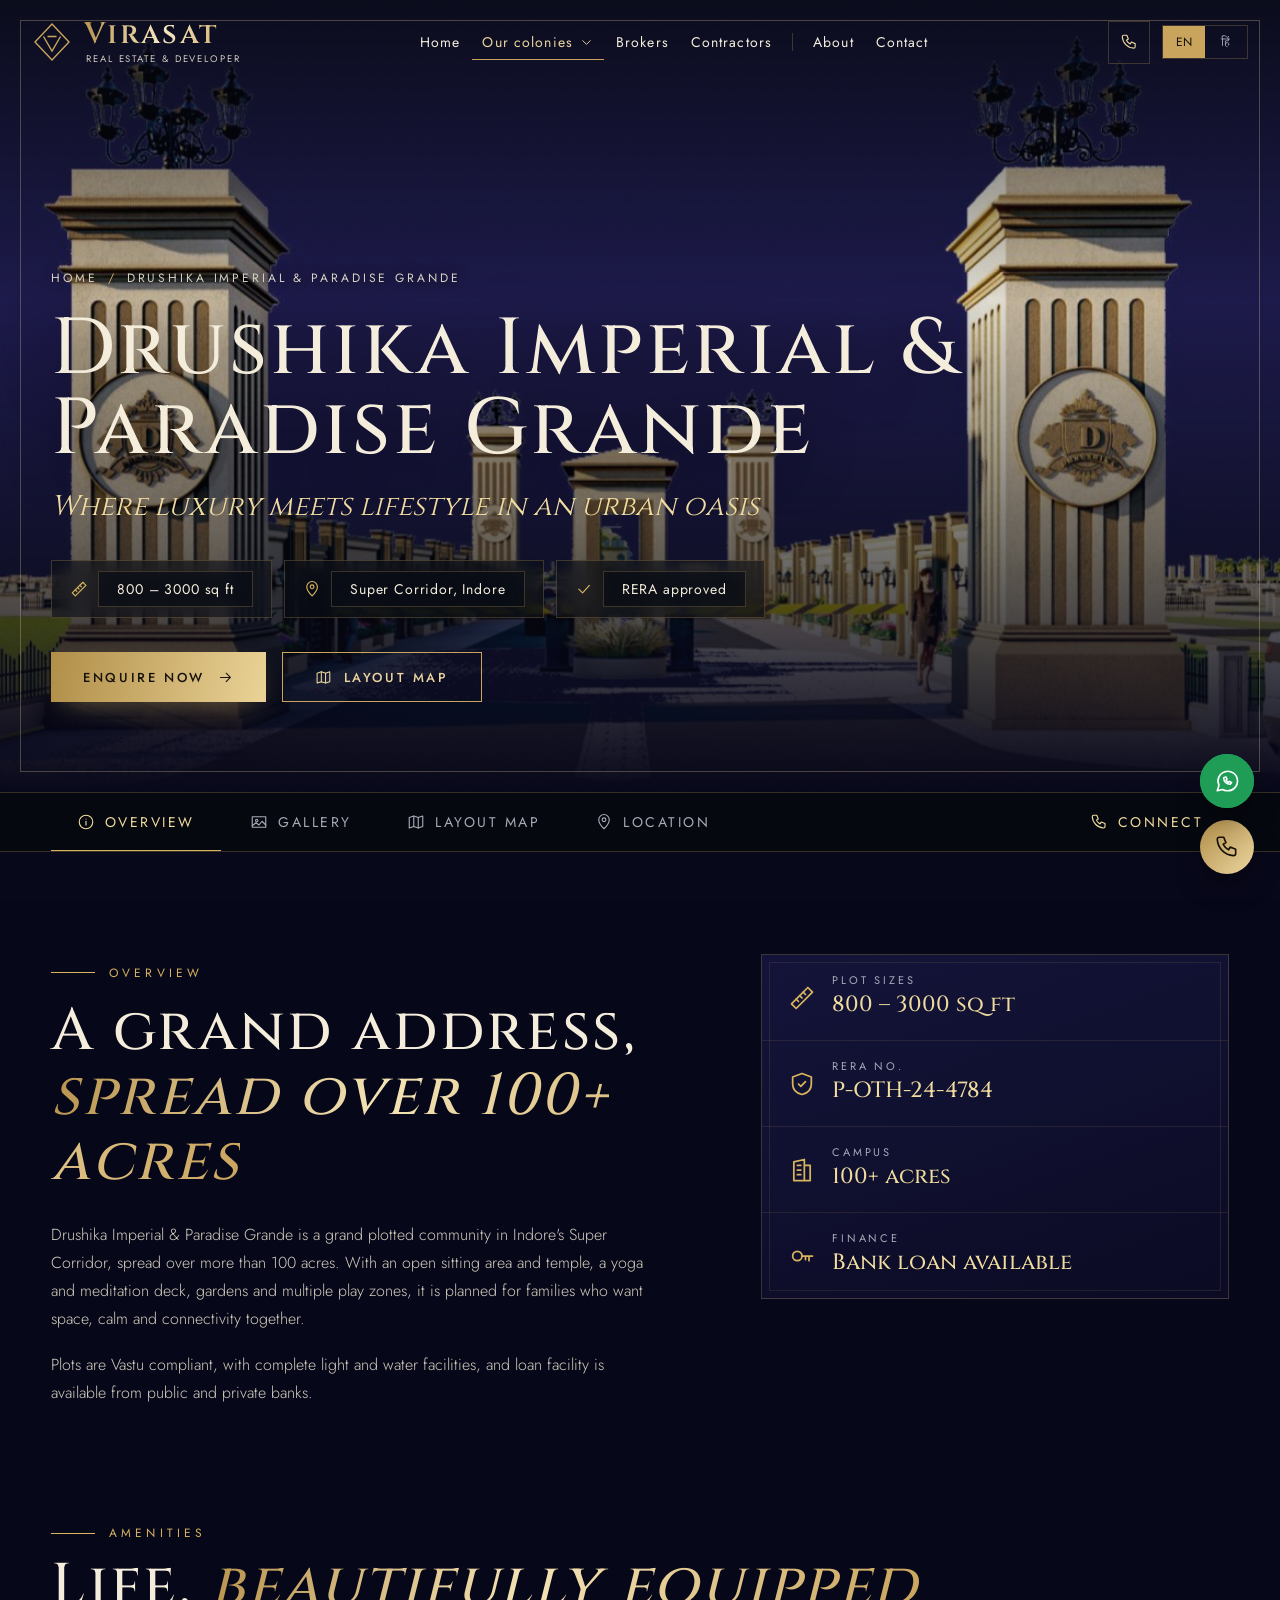
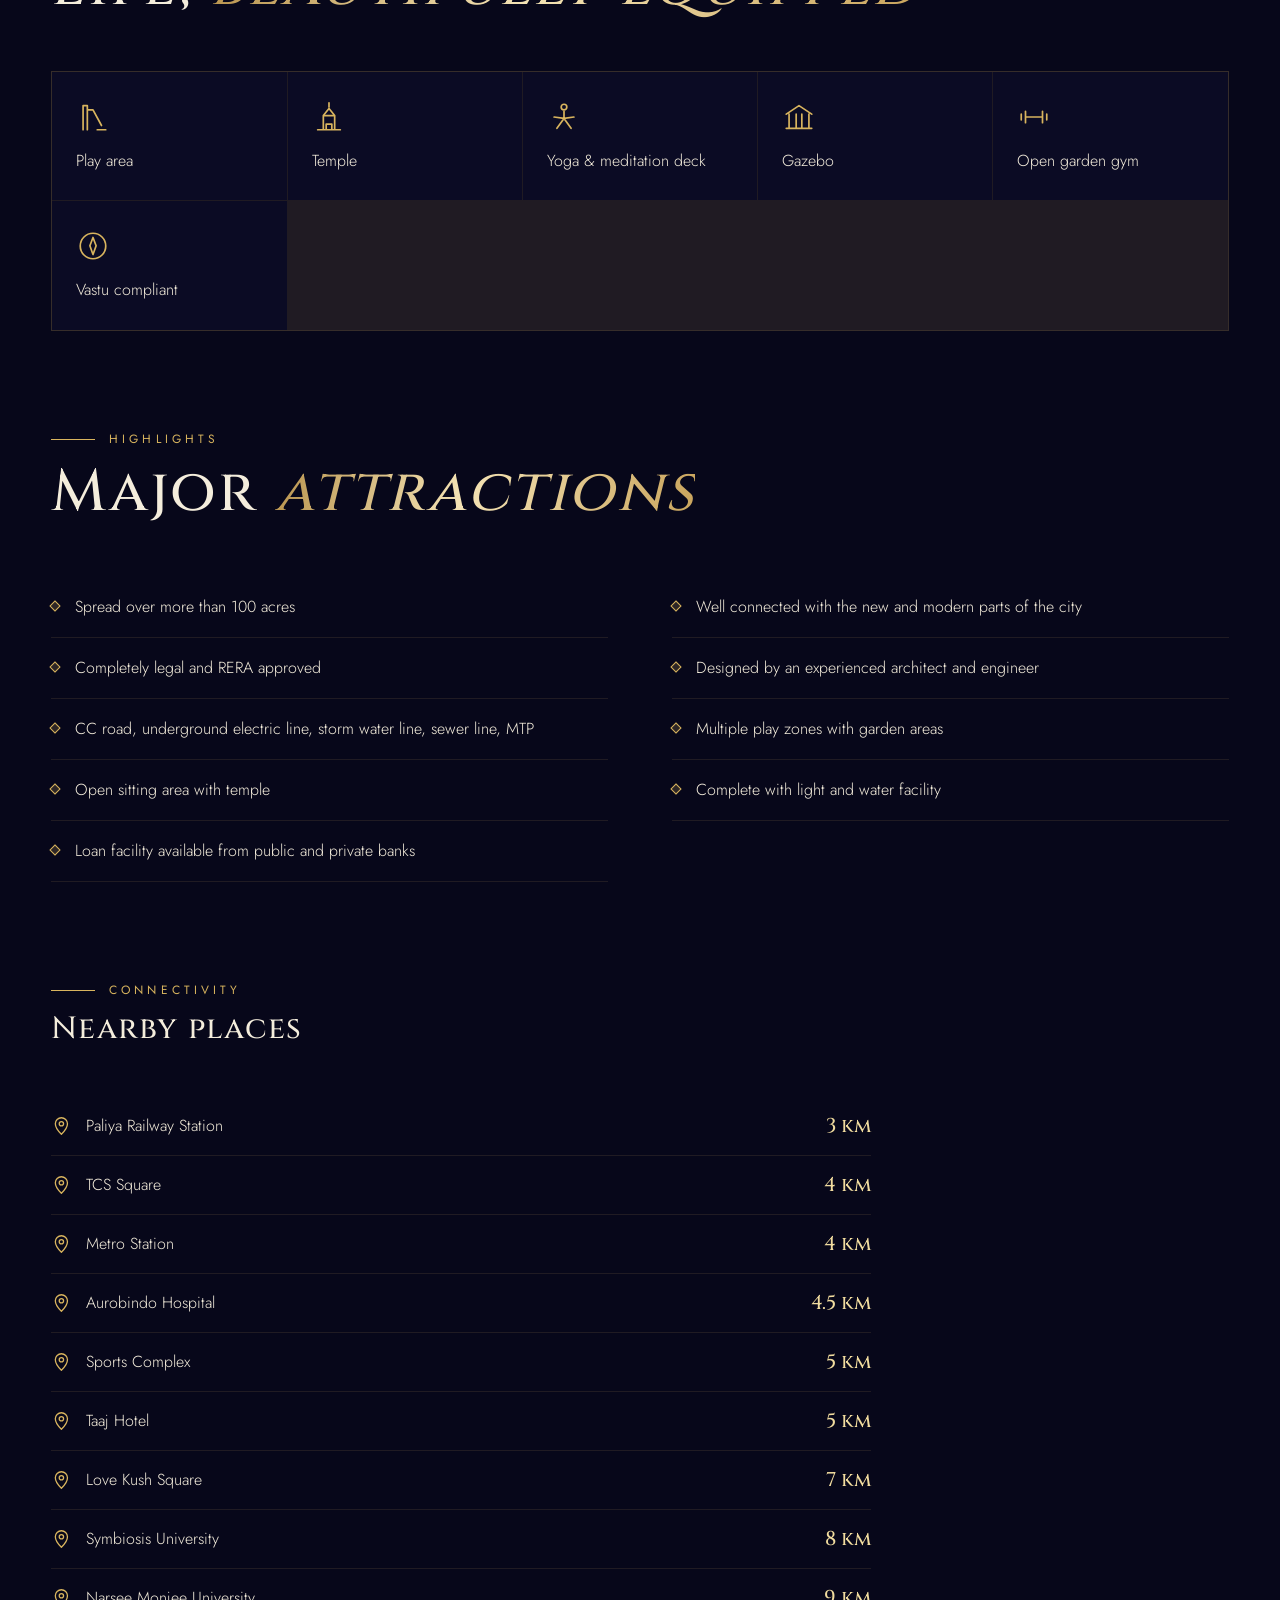
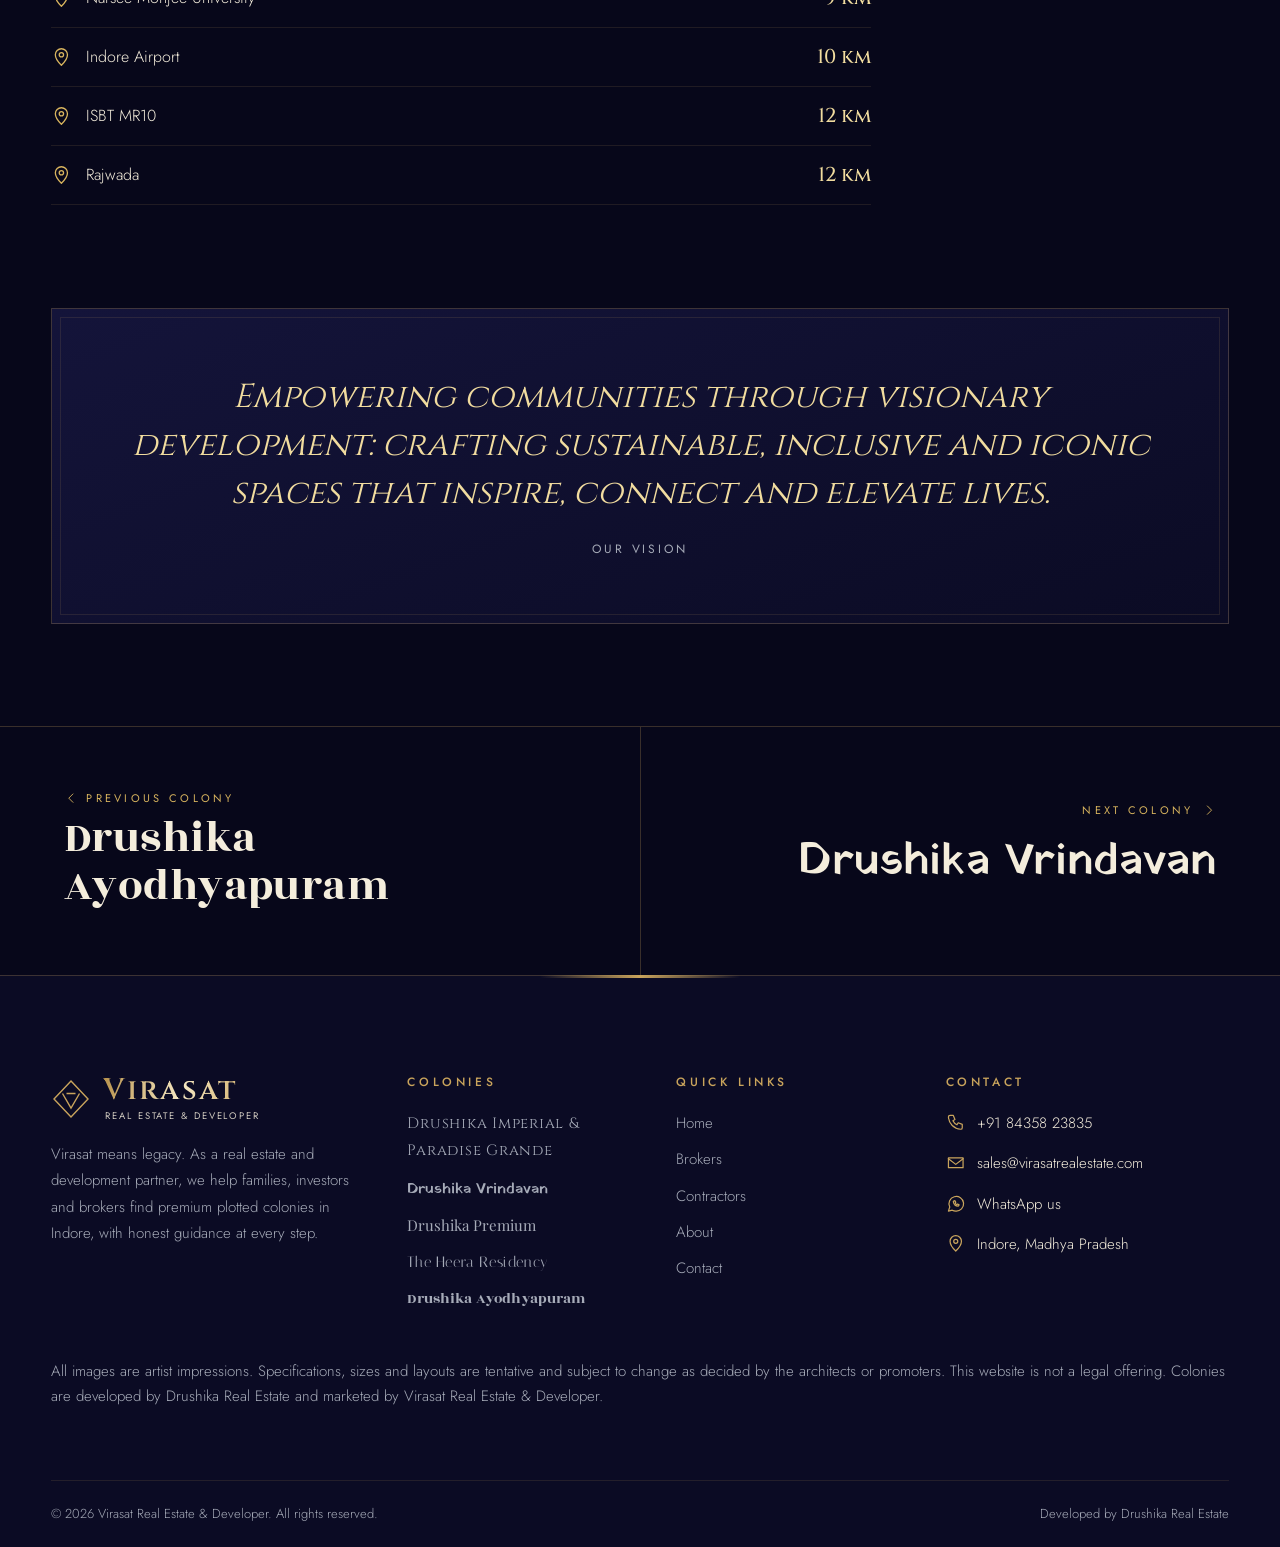
<file: imperial.html>
<!DOCTYPE html>
<html lang="en">
<head>
<meta charset="utf-8">
<meta name="viewport" content="width=device-width,initial-scale=1,viewport-fit=cover">
<title data-hi="Drushika इंपीरियल एंड पैराडाइज़ ग्रांडे | सुपर कॉरिडोर इंदौर में प्लॉट | विरासत रियल एस्टेट एंड डेवलपर">Drushika Imperial &amp; Paradise Grande | Plots in Super Corridor Indore | Virasat Real Estate &amp; Developer</title>
<meta name="description" content="Drushika Imperial &amp; Paradise Grande: 100+ acre plotted colony in Indore Super Corridor with temple, yoga deck, gardens and play zones. RERA approved. Plots 800 to 3000 sq ft.">
<meta name="theme-color" content="#06080f">
<meta property="og:type" content="website">
<meta property="og:title" content="Drushika Imperial &amp; Paradise Grande | Plots in Super Corridor Indore | Virasat Real Estate &amp; Developer">
<meta property="og:description" content="Drushika Imperial &amp; Paradise Grande: 100+ acre plotted colony in Indore Super Corridor with temple, yoga deck, gardens and play zones. RERA approved. Plots 800 to 3000 sq ft.">
<meta property="og:image" content="images/premium/hero.jpg">
<link rel="icon" href="favicon.svg" type="image/svg+xml">
<link rel="preconnect" href="https://fonts.googleapis.com">
<link rel="preconnect" href="https://fonts.gstatic.com" crossorigin>
<link rel="stylesheet" href="https://fonts.googleapis.com/css2?family=Cinzel:wght@400;500;600&family=Cormorant+Garamond:ital,wght@0,400;0,500;0,600;1,400;1,500&family=Italiana&family=Jost:wght@300;400;500&family=Noto+Serif+Devanagari:wght@300;400;500;600&family=Playfair+Display:ital,wght@0,400;0,500;1,400&family=Rozha+One&family=Yatra+One&display=swap">
<link rel="stylesheet" href="css/base.css">
<link rel="stylesheet" href="css/layout.css">
<link rel="stylesheet" href="css/colony.css">
<script>document.documentElement.classList.add("js")</script>
</head>
<body class="t-imperial" data-page="imperial">
<a class="skip" href="#main">Skip to content</a>
<div class="pre" id="pre" aria-hidden="true"><div class="pre-in"><svg viewBox="0 0 40 40" fill="none" stroke="currentColor" stroke-width="1.4" aria-hidden="true"><path d="M20 2l17 18-17 18L3 20z"/><path d="M11.5 14.5L20 29l8.5-14.5M15.5 14.5H24.5"/></svg><b>VIRASAT</b><small>Real Estate &amp; Developer</small></div></div>
<main id="main">

<section class="ch">
  <img src="images/imperial/hero.jpg" alt="Drushika Imperial & Paradise Grande">
  <div class="ch-in">
    <nav class="crumb rv" aria-label="Breadcrumb"><a href="index.html"><span data-i18n="nav.home"></span></a><i>/</i><span>Drushika Imperial & Paradise Grande</span></nav>
    <h1 class="f-imperial rv" style="--d:.1s;font-size:clamp(36px,6.2vw,96px)">Drushika Imperial & Paradise Grande</h1>
    <p class="q rv" style="--d:.2s"><span data-hi="जहाँ विलासिता मिलती है शहरी नखलिस्तान की जीवनशैली से">Where luxury meets lifestyle in an urban oasis</span></p>
    <div class="chips rv" style="--d:.3s"><span><svg class="ic" aria-hidden="true"><use href="#i-ruler"/></svg><span data-hi="800 – 3000 वर्ग फुट">800 – 3000 sq ft</span></span><span><svg class="ic" aria-hidden="true"><use href="#i-pin"/></svg><span data-hi="सुपर कॉरिडोर, इंदौर">Super Corridor, Indore</span></span><span><svg class="ic" aria-hidden="true"><use href="#i-check"/></svg><span data-hi="रेरा स्वीकृत">RERA approved</span></span></div>
    <div class="ch-cta rv" style="--d:.4s">
      <a class="btn" href="#connect"><span data-i18n="cta.enquire"></span><svg class="ic" aria-hidden="true"><use href="#i-arrow"/></svg></a>
      <a class="btn ghost" href="#map"><svg class="ic" aria-hidden="true"><use href="#i-map"/></svg><span data-i18n="tab.map"></span></a>
    </div>
  </div>
</section>

<div class="tabs"><div class="tabs-in" role="tablist">
  <button class="tab on" role="tab" data-tab="overview"><svg class="ic" aria-hidden="true"><use href="#i-info"/></svg><span data-i18n="tab.overview"></span></button>
  <button class="tab" role="tab" data-tab="gallery"><svg class="ic" aria-hidden="true"><use href="#i-img"/></svg><span data-i18n="tab.gallery"></span></button>
  <button class="tab" role="tab" data-tab="map"><svg class="ic" aria-hidden="true"><use href="#i-map"/></svg><span data-i18n="tab.map"></span></button>
  <button class="tab" role="tab" data-tab="location"><svg class="ic" aria-hidden="true"><use href="#i-pin"/></svg><span data-i18n="tab.location"></span></button>
  <button class="tab cta-t" role="tab" data-tab="connect"><svg class="ic" aria-hidden="true"><use href="#i-phone"/></svg><span data-i18n="tab.connect"></span></button>
</div></div>

<section class="panel on" id="overview" role="tabpanel"><div class="wrap">
  <div class="ov-grid">
    <div class="rv"><span class="eyebrow"><span data-hi="जानकारी">Overview</span></span><h2><span data-hi="100 एकड़ से भी अधिक में फैला &lt;em&gt;भव्य पता&lt;/em&gt;">A grand address, <em>spread over 100+ acres</em></span></h2><p><span data-hi="Drushika इंपीरियल एंड पैराडाइज़ ग्रांडे इंदौर के सुपर कॉरिडोर में 100 एकड़ से अधिक में फैली भव्य प्लॉटेड कॉलोनी है। मंदिर के साथ खुला बैठक क्षेत्र, योग व ध्यान डेक, बगीचे और कई खेल क्षेत्र इसे उन परिवारों के लिए बनाते हैं जो जगह, शांति और कनेक्टिविटी तीनों चाहते हैं।">Drushika Imperial &amp; Paradise Grande is a grand plotted community in Indore's Super Corridor, spread over more than 100 acres. With an open sitting area and temple, a yoga and meditation deck, gardens and multiple play zones, it is planned for families who want space, calm and connectivity together.</span></p><p><span data-hi="प्लॉट वास्तु अनुरूप हैं, बिजली-पानी की पूरी सुविधा के साथ, और सरकारी व निजी बैंकों से लोन सुविधा उपलब्ध है।">Plots are Vastu compliant, with complete light and water facilities, and loan facility is available from public and private banks.</span></p></div>
    <div class="keyfacts rv" style="--d:.15s"><div><svg class="ic" aria-hidden="true"><use href="#i-ruler"/></svg><span><small><span data-hi="प्लॉट साइज़">Plot sizes</span></small><b><span data-hi="800 – 3000 वर्ग फुट">800 – 3000 sq ft</span></b></span></div><div><svg class="ic" aria-hidden="true"><use href="#i-shield"/></svg><span><small><span data-hi="रेरा नंबर">RERA No.</span></small><b><span data-hi="P-OTH-24-4784">P-OTH-24-4784</span></b></span></div><div><svg class="ic" aria-hidden="true"><use href="#i-building"/></svg><span><small><span data-hi="परिसर">Campus</span></small><b><span data-hi="100+ एकड़">100+ acres</span></b></span></div><div><svg class="ic" aria-hidden="true"><use href="#i-key"/></svg><span><small><span data-hi="फ़ाइनेंस">Finance</span></small><b><span data-hi="बैंक लोन उपलब्ध">Bank loan available</span></b></span></div></div>
  </div>
  <div class="block">
    <div class="ph-head rv"><span class="eyebrow"><span data-hi="सुविधाएँ">Amenities</span></span><h2><span data-hi="जीवन, &lt;em&gt;सुंदर सुविधाओं के साथ&lt;/em&gt;">Life, <em>beautifully equipped</em></span></h2></div>
    <div class="am-grid rv"><div class="am"><svg class="ic" aria-hidden="true"><use href="#i-play"/></svg><span><span data-hi="खेल क्षेत्र">Play area</span></span></div><div class="am"><svg class="ic" aria-hidden="true"><use href="#i-temple"/></svg><span><span data-hi="मंदिर">Temple</span></span></div><div class="am"><svg class="ic" aria-hidden="true"><use href="#i-yoga"/></svg><span><span data-hi="योग व ध्यान डेक">Yoga &amp; meditation deck</span></span></div><div class="am"><svg class="ic" aria-hidden="true"><use href="#i-gazebo"/></svg><span><span data-hi="गज़ेबो">Gazebo</span></span></div><div class="am"><svg class="ic" aria-hidden="true"><use href="#i-gym"/></svg><span><span data-hi="ओपन गार्डन जिम">Open garden gym</span></span></div><div class="am"><svg class="ic" aria-hidden="true"><use href="#i-vastu"/></svg><span><span data-hi="वास्तु अनुरूप">Vastu compliant</span></span></div></div>
  </div>
    <div class="block">
      <div class="ph-head rv"><span class="eyebrow"><span data-hi="मुख्य आकर्षण">Highlights</span></span><h2><span data-hi="प्रमुख &lt;em&gt;आकर्षण&lt;/em&gt;">Major <em>attractions</em></span></h2></div>
      <ul class="hl rv"><li><span data-hi="100 एकड़ से अधिक में फैला">Spread over more than 100 acres</span></li><li><span data-hi="शहर के नए और आधुनिक हिस्सों से अच्छी कनेक्टिविटी">Well connected with the new and modern parts of the city</span></li><li><span data-hi="पूरी तरह वैध और रेरा स्वीकृत">Completely legal and RERA approved</span></li><li><span data-hi="अनुभवी आर्किटेक्ट और इंजीनियर द्वारा डिज़ाइन">Designed by an experienced architect and engineer</span></li><li><span data-hi="सीसी रोड, भूमिगत बिजली लाइन, स्टॉर्म वॉटर लाइन, सीवर लाइन, एमटीपी">CC road, underground electric line, storm water line, sewer line, MTP</span></li><li><span data-hi="बगीचों के साथ कई खेल क्षेत्र">Multiple play zones with garden areas</span></li><li><span data-hi="मंदिर के साथ खुला बैठक क्षेत्र">Open sitting area with temple</span></li><li><span data-hi="बिजली और पानी की पूरी सुविधा">Complete with light and water facility</span></li><li><span data-hi="सरकारी व निजी बैंकों से लोन सुविधा">Loan facility available from public and private banks</span></li></ul>
    </div>
  <div class="block" style="max-width:820px">
      <div class="rv" style="--d:.1s"><div class="ph-head"><span class="eyebrow"><span data-hi="कनेक्टिविटी">Connectivity</span></span><h3><span data-hi="आस-पास के स्थान">Nearby places</span></h3></div>
        <ul class="nb"><li><svg class="ic" aria-hidden="true"><use href="#i-pin"/></svg><span><span data-hi="पालिया रेलवे स्टेशन">Paliya Railway Station</span></span><b>3 km</b></li><li><svg class="ic" aria-hidden="true"><use href="#i-pin"/></svg><span><span data-hi="टीसीएस स्क्वायर">TCS Square</span></span><b>4 km</b></li><li><svg class="ic" aria-hidden="true"><use href="#i-pin"/></svg><span><span data-hi="मेट्रो स्टेशन">Metro Station</span></span><b>4 km</b></li><li><svg class="ic" aria-hidden="true"><use href="#i-pin"/></svg><span><span data-hi="अरविंदो अस्पताल">Aurobindo Hospital</span></span><b>4.5 km</b></li><li><svg class="ic" aria-hidden="true"><use href="#i-pin"/></svg><span><span data-hi="स्पोर्ट्स कॉम्प्लेक्स">Sports Complex</span></span><b>5 km</b></li><li><svg class="ic" aria-hidden="true"><use href="#i-pin"/></svg><span><span data-hi="ताज होटल">Taaj Hotel</span></span><b>5 km</b></li><li><svg class="ic" aria-hidden="true"><use href="#i-pin"/></svg><span><span data-hi="लव कुश चौराहा">Love Kush Square</span></span><b>7 km</b></li><li><svg class="ic" aria-hidden="true"><use href="#i-pin"/></svg><span><span data-hi="सिम्बायोसिस विश्वविद्यालय">Symbiosis University</span></span><b>8 km</b></li><li><svg class="ic" aria-hidden="true"><use href="#i-pin"/></svg><span><span data-hi="नरसी मोनजी विश्वविद्यालय">Narsee Monjee University</span></span><b>9 km</b></li><li><svg class="ic" aria-hidden="true"><use href="#i-pin"/></svg><span><span data-hi="इंदौर एयरपोर्ट">Indore Airport</span></span><b>10 km</b></li><li><svg class="ic" aria-hidden="true"><use href="#i-pin"/></svg><span><span data-hi="आईएसबीटी एमआर10">ISBT MR10</span></span><b>12 km</b></li><li><svg class="ic" aria-hidden="true"><use href="#i-pin"/></svg><span><span data-hi="राजवाड़ा">Rajwada</span></span><b>12 km</b></li></ul></div></div>
  <div class="block quote rv"><p><span data-hi="दूरदर्शी विकास से समुदायों को सशक्त बनाना: ऐसे टिकाऊ, समावेशी और प्रतिष्ठित स्थान रचना जो प्रेरित करें, जोड़ें और जीवन को ऊँचा उठाएँ।">Empowering communities through visionary development: crafting sustainable, inclusive and iconic spaces that inspire, connect and elevate lives.</span></p><small><span data-hi="हमारी सोच">Our vision</span></small></div>
</div></section>

<section class="panel" id="gallery" role="tabpanel"><div class="wrap">
  <div class="ph-head"><span class="eyebrow"><span data-hi="गैलरी">Gallery</span></span><h2><span data-hi="&lt;em&gt;अंदर&lt;/em&gt; झाँकिए">Step <em>inside</em></span></h2>
    <p><span data-hi="किसी भी चित्र पर टैप करें और फ़ुल स्क्रीन में देखें। चित्र कलाकार की कल्पना हैं।">Tap any picture to view it full screen. Images are artist impressions.</span></p></div>
  <div class="gal">
<figure><img src="images/imperial/g1.jpg" alt="Entrance feature" loading="lazy"><figcaption><span data-hi="प्रवेश द्वार">Entrance feature</span></figcaption></figure>
<figure><img src="images/imperial/g2.jpg" alt="Open-air amphitheatre" loading="lazy"><figcaption><span data-hi="ओपन एयर एम्फीथिएटर">Open-air amphitheatre</span></figcaption></figure>
<figure><img src="images/imperial/g3.jpg" alt="Fountain court" loading="lazy"><figcaption><span data-hi="फ़व्वारा प्रांगण">Fountain court</span></figcaption></figure>
<figure><img src="images/imperial/g4.jpg" alt="Water wall" loading="lazy"><figcaption><span data-hi="वॉटर वॉल">Water wall</span></figcaption></figure>
  </div>
</div></section>

<section class="panel" id="map" role="tabpanel"><div class="wrap">
  <div class="ph-head"><span class="eyebrow"><span data-hi="लेआउट नक्शा">Layout map</span></span><h2><span data-hi="अपना &lt;em&gt;प्लॉट&lt;/em&gt; खोजें">Find your <em>plot</em></span></h2>
    <p><span data-hi="लेआउट नक्शे में प्लॉट, 9 व 12 मीटर सड़कें, पार्क और स्कूल क्षेत्र दिखाए गए हैं। साइज़ और लेआउट अस्थायी हैं।">Layout map shows plots, 9 m and 12 m roads, parks and the school area. Sizes and layout are tentative.</span></p></div>
  <div class="mv"><img src="images/imperial/map.jpg" alt="Drushika Imperial & Paradise Grande layout map">
    <div class="mv-ctl"><button type="button" data-a="in" data-i18n-label="map.zi" aria-label=""><svg class="ic" aria-hidden="true"><use href="#i-plus"/></svg></button><button type="button" data-a="out" data-i18n-label="map.zo" aria-label=""><svg class="ic" aria-hidden="true"><use href="#i-minus"/></svg></button><button type="button" data-a="reset" data-i18n-label="map.reset" aria-label=""><svg class="ic" aria-hidden="true"><use href="#i-reset"/></svg></button><button type="button" data-a="full" data-i18n-label="map.fs" aria-label=""><svg class="ic" aria-hidden="true"><use href="#i-full"/></svg></button></div>
    <span class="mv-hint" data-i18n="map.hint"></span></div>
  <div class="map-bar"><a class="lnk" href="images/imperial/map.jpg" download="Drushika-Imperial-&-Paradise-Grande-layout-map.jpg"><svg class="ic" aria-hidden="true"><use href="#i-arrow"/></svg><span data-i18n="map.dl"></span></a>
    <a class="btn sm" href="#connect"><span data-i18n="cta.enquire"></span></a></div>
  <div class="pt-wrap"><table class="ptable"><thead><tr><th><span data-i18n="sz"></span> (ft)</th><th><span data-i18n="area"></span></th><th><span data-i18n="type"></span></th></tr></thead><tbody><tr><td>25 × 67</td><td>1,675 <small><span data-i18n="sq"></span></small></td><td><span data-hi="सामान्य / दुकान सह आवास">General / Shop-cum-residence</span></td></tr><tr><td>25 × 35</td><td>700 <small><span data-i18n="sq"></span></small></td><td><span data-hi="सामान्य">General</span></td></tr><tr><td>20 × 50</td><td>1,000 <small><span data-i18n="sq"></span></small></td><td><span data-hi="सामान्य">General</span></td></tr><tr><td>20 × 60</td><td>1,200 <small><span data-i18n="sq"></span></small></td><td><span data-hi="सामान्य">General</span></td></tr><tr><td>20 × 40</td><td>800 <small><span data-i18n="sq"></span></small></td><td><span data-hi="सामान्य">General</span></td></tr><tr><td>30 × 50 to 93</td><td>1,500 avg. <small><span data-i18n="sq"></span></small></td><td><span data-hi="सामान्य">General</span></td></tr></tbody></table></div>
</div></section>

<section class="panel" id="location" role="tabpanel"><div class="wrap">
  <div class="ph-head"><span class="eyebrow"><span data-hi="लोकेशन">Location</span></span><h2><span data-hi="वहीं जहाँ &lt;em&gt;इंदौर बढ़ रहा है&lt;/em&gt;">Right where <em>Indore is growing</em></span></h2></div>
  <div class="mv"><img src="images/imperial/location.jpg" alt="Drushika Imperial & Paradise Grande location map">
    <div class="mv-ctl"><button type="button" data-a="in" data-i18n-label="map.zi" aria-label=""><svg class="ic" aria-hidden="true"><use href="#i-plus"/></svg></button><button type="button" data-a="out" data-i18n-label="map.zo" aria-label=""><svg class="ic" aria-hidden="true"><use href="#i-minus"/></svg></button><button type="button" data-a="reset" data-i18n-label="map.reset" aria-label=""><svg class="ic" aria-hidden="true"><use href="#i-reset"/></svg></button><button type="button" data-a="full" data-i18n-label="map.fs" aria-label=""><svg class="ic" aria-hidden="true"><use href="#i-full"/></svg></button></div>
    <span class="mv-hint" data-i18n="map.hint"></span></div>
  <div class="two-col block" style="margin-top:clamp(36px,5vw,60px)">
    <div class="loc-card">
      <div><svg class="ic" aria-hidden="true"><use href="#i-pin"/></svg><span><b><span data-hi="साइट का पता">Site address</span></b><span data-hi="सुपर कॉरिडोर, पालिया रोड व टीसीएस स्क्वायर के पास, इंदौर">Super Corridor, near Paliya Road and TCS Square, Indore</span></span></div>
      <div><svg class="ic" aria-hidden="true"><use href="#i-phone"/></svg><span><b><span data-hi="कॉल">Call</span></b><a href="tel:+918435823835">+91 84358 23835</a></span></div>
      <div><svg class="ic" aria-hidden="true"><use href="#i-mail"/></svg><span><b>Email</b><a href="mailto:sales@virasatrealestate.com">sales@virasatrealestate.com</a></span></div>
    </div>
    <div style="display:grid;gap:16px;align-content:start;justify-items:start">
      <a class="btn" target="_blank" rel="noopener" href="https://maps.app.goo.gl/aNmgmgTmSjN1sBAo8"><svg class="ic" aria-hidden="true"><use href="#i-pin"/></svg><span data-i18n="loc.open"></span></a>
      <a class="btn ghost" href="#connect"><span data-i18n="cta.visit"></span></a>
    </div>
  </div>
</div></section>

<section class="panel" id="connect" role="tabpanel"><div class="wrap">
  <div class="conn">
    <form class="conn-form rv" data-lead-form data-source="colony-page" data-colony="Drushika Imperial & Paradise Grande" novalidate>
      <span class="eyebrow">Drushika Imperial & Paradise Grande</span>
      <h3 style="margin-top:14px"><span data-hi="इस कॉलोनी के बारे में बात करें">Talk to us about this colony</span></h3>
      <p><span data-hi="अपनी जानकारी दें। हम प्लॉट, कीमत और साइट विज़िट के विकल्पों के साथ आपको कॉल करेंगे।">Leave your details. We will call you with plots, prices and site visit options.</span></p>
      <input class="hp" type="text" name="website" tabindex="-1" autocomplete="off" aria-hidden="true">
      <div class="row2">
        <div class="fld"><label for="imperial-n"><span data-i18n="f.name"></span></label><input id="imperial-n" name="name" type="text" autocomplete="name" data-i18n-ph="f.ph.name" required><span class="err"><span data-i18n="err.name"></span></span></div>
        <div class="fld"><label for="imperial-p"><span data-i18n="f.phone"></span></label><input id="imperial-p" name="phone" type="tel" inputmode="tel" autocomplete="tel" data-i18n-ph="f.ph.phone" required><span class="err"><span data-i18n="err.phone"></span></span></div>
      </div>
      <div class="row2">
        <div class="fld"><label for="imperial-e"><span data-i18n="f.email"></span></label><input id="imperial-e" name="email" type="email" autocomplete="email"></div>
        <div class="fld"><label for="imperial-s"><span data-i18n="f.plot"></span></label><select id="imperial-s" name="plot"><option value="" data-i18n="f.any">Not sure yet</option><option>25 × 67 ft (1,675 sq ft)</option><option>25 × 35 ft (700 sq ft)</option><option>20 × 50 ft (1,000 sq ft)</option><option>20 × 60 ft (1,200 sq ft)</option><option>20 × 40 ft (800 sq ft)</option><option>30 × 50 to 93 ft (1,500 avg. sq ft)</option></select></div>
      </div>
      <div class="fld"><label for="imperial-m"><span data-i18n="f.msg"></span></label><textarea id="imperial-m" name="message" rows="3" data-i18n-ph="f.ph.msg"></textarea></div>
      <button class="btn" type="submit"><span data-i18n="cta.send"></span></button>
      <div class="form-msg" role="status"></div>
    </form>
    <div class="cc rv" style="--d:.15s">
      <a href="tel:+918435823835"><svg class="ic" aria-hidden="true"><use href="#i-phone"/></svg><div><small><span data-i18n="cta.call"></span></small><b>+91 84358 23835</b></div></a>
      <a href="https://wa.me/918435823835?text=Hello%20Virasat%20Real%20Estate%20%26%20Developer%2C%20I%20am%20interested%20in%20Drushika%20Imperial%20%26%20Paradise%20Grande.%20Please%20share%20details." target="_blank" rel="noopener"><svg class="ic" aria-hidden="true"><use href="#i-wa"/></svg><div><small>WhatsApp</small><b><span data-i18n="cta.wa"></span></b></div></a>
      <a href="mailto:sales@virasatrealestate.com?subject=Enquiry%3A%20Drushika%20Imperial%20%26%20Paradise%20Grande"><svg class="ic" aria-hidden="true"><use href="#i-mail"/></svg><div><small>Email</small><b>sales@virasatrealestate.com</b></div></a>
    </div>
  </div>
</div></section>

<nav class="pn" aria-label="More colonies">
  <a href="ayodhyapuram.html"><small><svg class="ic" aria-hidden="true"><use href="#i-left"/></svg> <span data-i18n="pn.prev"></span></small><b class="f-ayodhyapuram">Drushika Ayodhyapuram</b></a>
  <a href="vrindavan.html"><small><span data-i18n="pn.next"></span> <svg class="ic" aria-hidden="true"><use href="#i-right"/></svg></small><b class="f-vrindavan">Drushika Vrindavan</b></a>
</nav>

</main>
<script src="js/config.js"></script>
<script src="js/i18n.js"></script>
<script src="js/layout.js"></script>
<script src="js/leads.js"></script>
<script src="js/main.js"></script>
<script src="js/colony.js"></script>
</body>
</html>
</file>
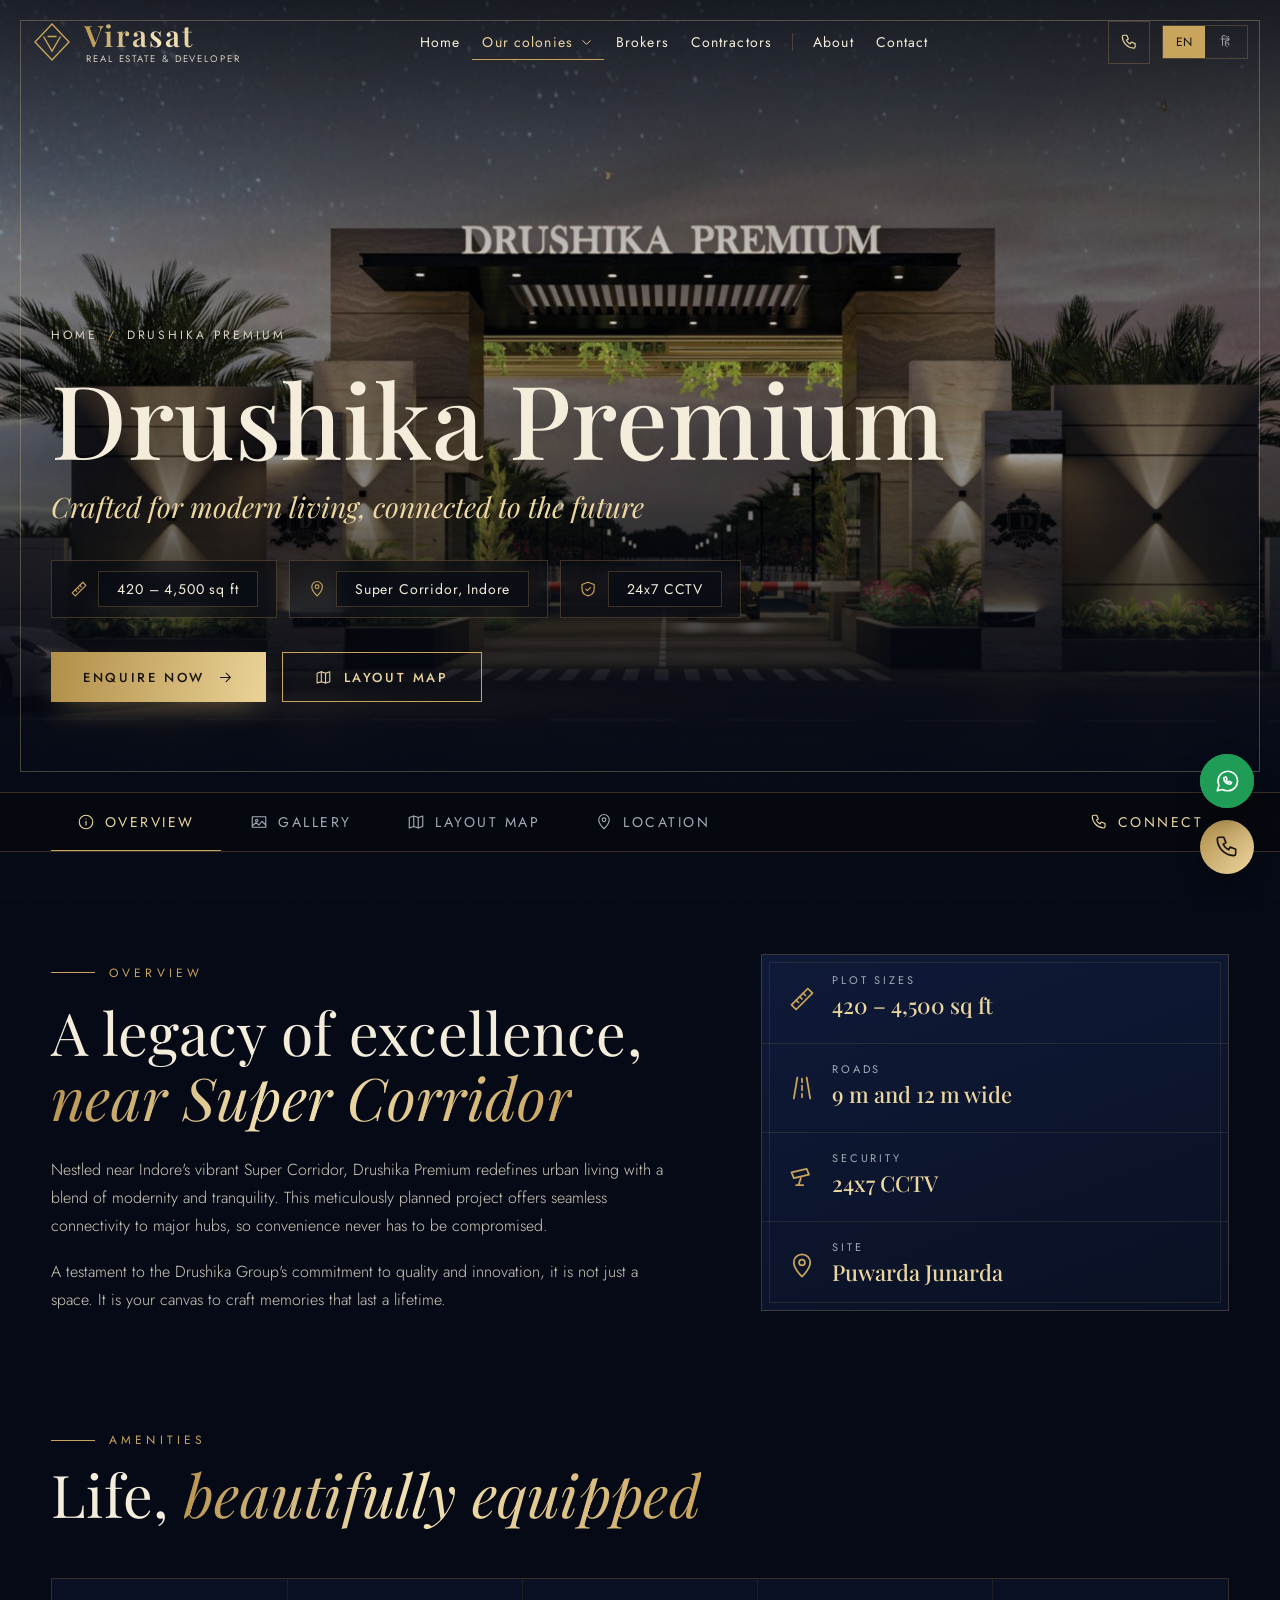
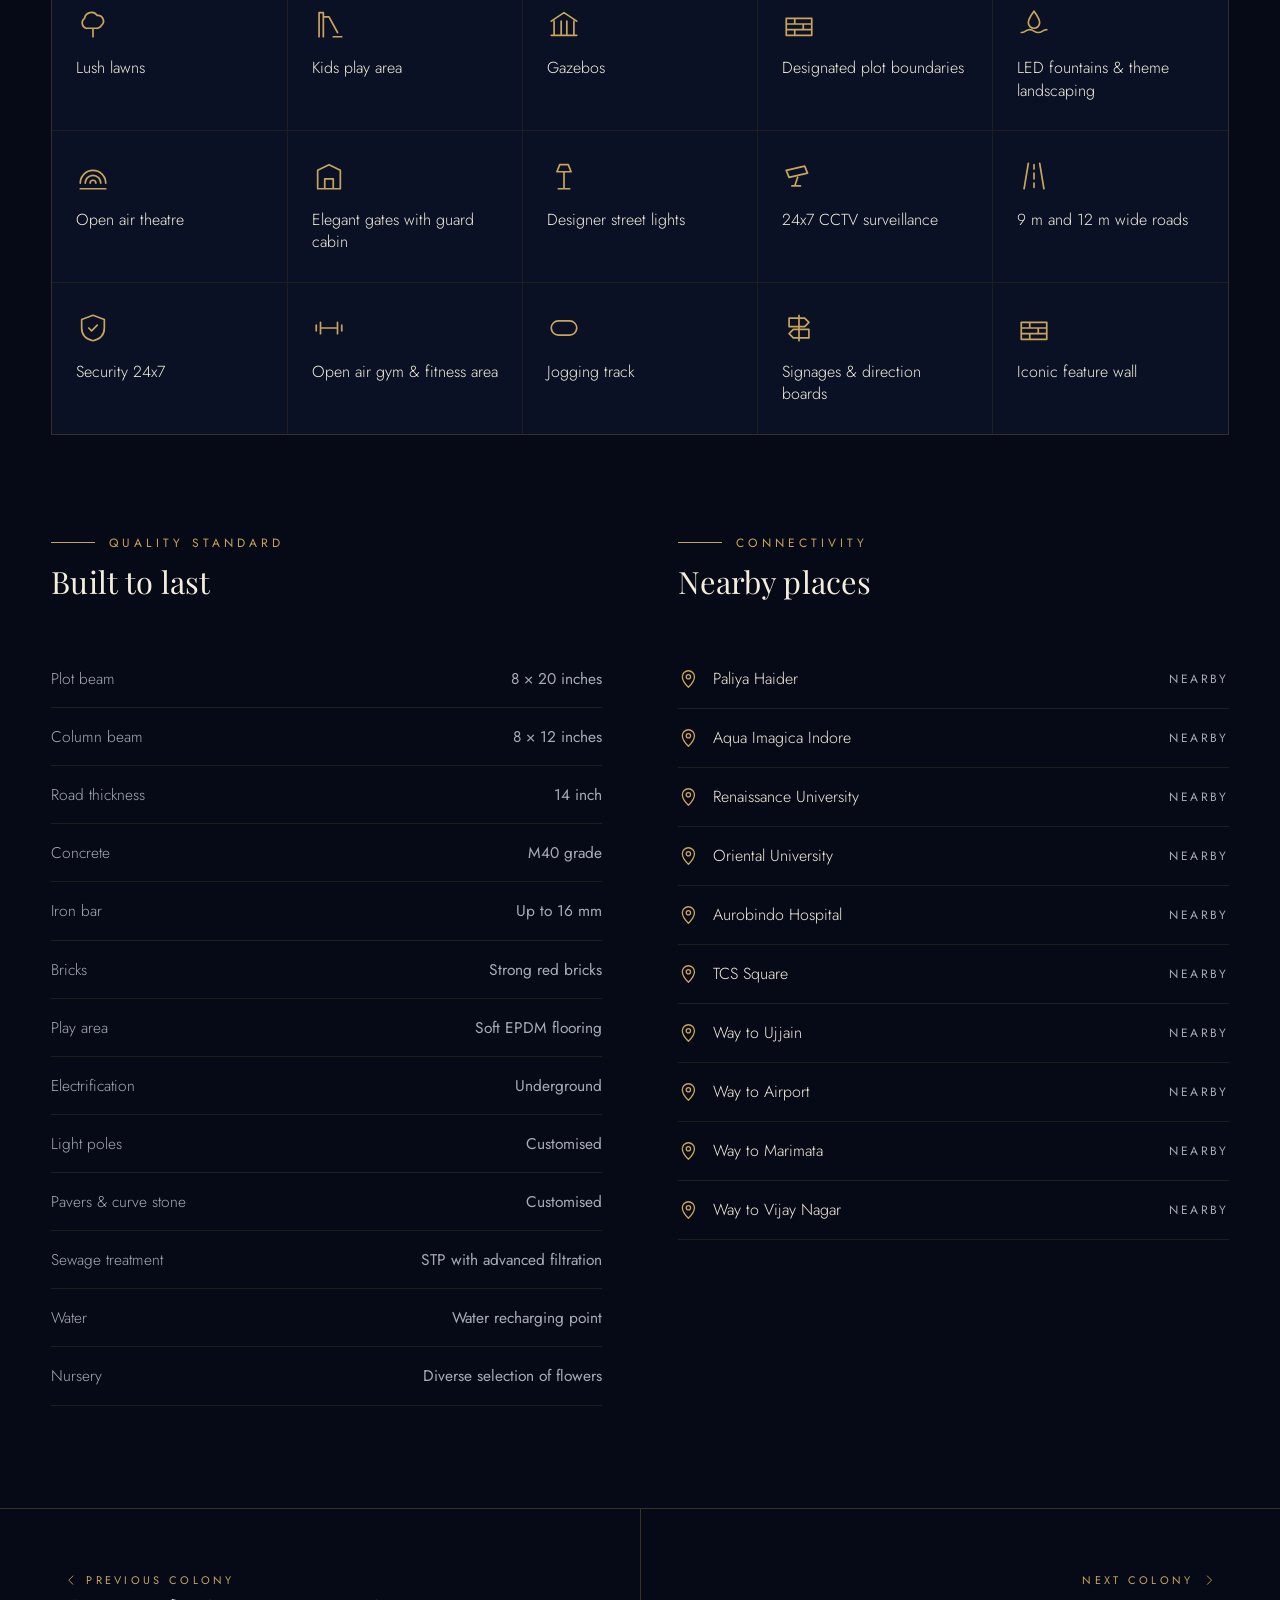
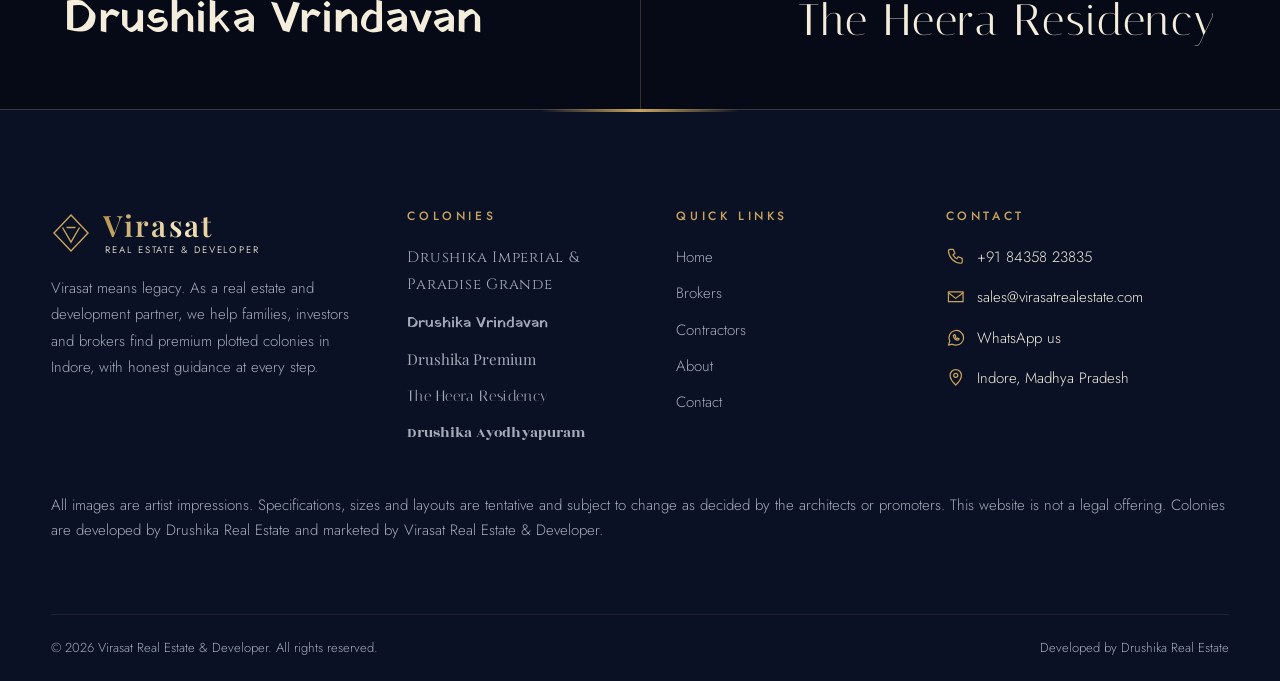
<file: premium.html>
<!DOCTYPE html>
<html lang="en">
<head>
<meta charset="utf-8">
<meta name="viewport" content="width=device-width,initial-scale=1,viewport-fit=cover">
<title data-hi="Drushika प्रीमियम | टीसीएस स्क्वायर इंदौर के पास प्लॉट | विरासत रियल एस्टेट एंड डेवलपर">Drushika Premium | Plots near TCS Square Indore | Virasat Real Estate &amp; Developer</title>
<meta name="description" content="Drushika Premium: meticulously planned plotted colony near TCS Square, Super Corridor Indore, with 9 m and 12 m roads, landscaped lawns and 24x7 CCTV. Plots 420 to 4500 sq ft.">
<meta name="theme-color" content="#06080f">
<meta property="og:type" content="website">
<meta property="og:title" content="Drushika Premium | Plots near TCS Square Indore | Virasat Real Estate &amp; Developer">
<meta property="og:description" content="Drushika Premium: meticulously planned plotted colony near TCS Square, Super Corridor Indore, with 9 m and 12 m roads, landscaped lawns and 24x7 CCTV. Plots 420 to 4500 sq ft.">
<meta property="og:image" content="images/premium/hero.jpg">
<link rel="icon" href="favicon.svg" type="image/svg+xml">
<link rel="preconnect" href="https://fonts.googleapis.com">
<link rel="preconnect" href="https://fonts.gstatic.com" crossorigin>
<link rel="stylesheet" href="https://fonts.googleapis.com/css2?family=Cinzel:wght@400;500;600&family=Cormorant+Garamond:ital,wght@0,400;0,500;0,600;1,400;1,500&family=Italiana&family=Jost:wght@300;400;500&family=Noto+Serif+Devanagari:wght@300;400;500;600&family=Playfair+Display:ital,wght@0,400;0,500;1,400&family=Rozha+One&family=Yatra+One&display=swap">
<link rel="stylesheet" href="css/base.css">
<link rel="stylesheet" href="css/layout.css">
<link rel="stylesheet" href="css/colony.css">
<script>document.documentElement.classList.add("js")</script>
</head>
<body class="t-premium" data-page="premium">
<a class="skip" href="#main">Skip to content</a>
<div class="pre" id="pre" aria-hidden="true"><div class="pre-in"><svg viewBox="0 0 40 40" fill="none" stroke="currentColor" stroke-width="1.4" aria-hidden="true"><path d="M20 2l17 18-17 18L3 20z"/><path d="M11.5 14.5L20 29l8.5-14.5M15.5 14.5H24.5"/></svg><b>VIRASAT</b><small>Real Estate &amp; Developer</small></div></div>
<main id="main">

<section class="ch">
  <img src="images/premium/hero.jpg" alt="Drushika Premium">
  <div class="ch-in">
    <nav class="crumb rv" aria-label="Breadcrumb"><a href="index.html"><span data-i18n="nav.home"></span></a><i>/</i><span>Drushika Premium</span></nav>
    <h1 class="f-premium rv" style="--d:.1s">Drushika Premium</h1>
    <p class="q rv" style="--d:.2s"><span data-hi="आधुनिक जीवन के लिए रचा गया, भविष्य से जुड़ा हुआ">Crafted for modern living, connected to the future</span></p>
    <div class="chips rv" style="--d:.3s"><span><svg class="ic" aria-hidden="true"><use href="#i-ruler"/></svg><span data-hi="420 – 4,500 वर्ग फुट">420 – 4,500 sq ft</span></span><span><svg class="ic" aria-hidden="true"><use href="#i-pin"/></svg><span data-hi="सुपर कॉरिडोर, इंदौर">Super Corridor, Indore</span></span><span><svg class="ic" aria-hidden="true"><use href="#i-shield"/></svg><span data-hi="24x7 सीसीटीवी">24x7 CCTV</span></span></div>
    <div class="ch-cta rv" style="--d:.4s">
      <a class="btn" href="#connect"><span data-i18n="cta.enquire"></span><svg class="ic" aria-hidden="true"><use href="#i-arrow"/></svg></a>
      <a class="btn ghost" href="#map"><svg class="ic" aria-hidden="true"><use href="#i-map"/></svg><span data-i18n="tab.map"></span></a>
    </div>
  </div>
</section>

<div class="tabs"><div class="tabs-in" role="tablist">
  <button class="tab on" role="tab" data-tab="overview"><svg class="ic" aria-hidden="true"><use href="#i-info"/></svg><span data-i18n="tab.overview"></span></button>
  <button class="tab" role="tab" data-tab="gallery"><svg class="ic" aria-hidden="true"><use href="#i-img"/></svg><span data-i18n="tab.gallery"></span></button>
  <button class="tab" role="tab" data-tab="map"><svg class="ic" aria-hidden="true"><use href="#i-map"/></svg><span data-i18n="tab.map"></span></button>
  <button class="tab" role="tab" data-tab="location"><svg class="ic" aria-hidden="true"><use href="#i-pin"/></svg><span data-i18n="tab.location"></span></button>
  <button class="tab cta-t" role="tab" data-tab="connect"><svg class="ic" aria-hidden="true"><use href="#i-phone"/></svg><span data-i18n="tab.connect"></span></button>
</div></div>

<section class="panel on" id="overview" role="tabpanel"><div class="wrap">
  <div class="ov-grid">
    <div class="rv"><span class="eyebrow"><span data-hi="जानकारी">Overview</span></span><h2><span data-hi="उत्कृष्टता की विरासत, &lt;em&gt;सुपर कॉरिडोर के पास&lt;/em&gt;">A legacy of excellence, <em>near Super Corridor</em></span></h2><p><span data-hi="इंदौर के जीवंत सुपर कॉरिडोर के पास बसा Drushika प्रीमियम आधुनिकता और शांति के मेल से शहरी जीवन को नई पहचान देता है। यह सुनियोजित परियोजना प्रमुख केंद्रों से बेहतरीन कनेक्टिविटी देती है, ताकि सुविधा से कोई समझौता न हो।">Nestled near Indore's vibrant Super Corridor, Drushika Premium redefines urban living with a blend of modernity and tranquility. This meticulously planned project offers seamless connectivity to major hubs, so convenience never has to be compromised.</span></p><p><span data-hi="Drushika ग्रुप की गुणवत्ता और नवाचार के प्रति प्रतिबद्धता का प्रमाण यह केवल एक जगह नहीं, बल्कि जीवन भर की यादें रचने का आपका कैनवास है।">A testament to the Drushika Group's commitment to quality and innovation, it is not just a space. It is your canvas to craft memories that last a lifetime.</span></p></div>
    <div class="keyfacts rv" style="--d:.15s"><div><svg class="ic" aria-hidden="true"><use href="#i-ruler"/></svg><span><small><span data-hi="प्लॉट साइज़">Plot sizes</span></small><b><span data-hi="420 – 4,500 वर्ग फुट">420 – 4,500 sq ft</span></b></span></div><div><svg class="ic" aria-hidden="true"><use href="#i-road"/></svg><span><small><span data-hi="सड़कें">Roads</span></small><b><span data-hi="9 व 12 मीटर चौड़ी">9 m and 12 m wide</span></b></span></div><div><svg class="ic" aria-hidden="true"><use href="#i-cctv"/></svg><span><small><span data-hi="सुरक्षा">Security</span></small><b><span data-hi="24x7 सीसीटीवी">24x7 CCTV</span></b></span></div><div><svg class="ic" aria-hidden="true"><use href="#i-pin"/></svg><span><small><span data-hi="साइट">Site</span></small><b><span data-hi="पुवर्डा जुनारदा">Puwarda Junarda</span></b></span></div></div>
  </div>
  <div class="block">
    <div class="ph-head rv"><span class="eyebrow"><span data-hi="सुविधाएँ">Amenities</span></span><h2><span data-hi="जीवन, &lt;em&gt;सुंदर सुविधाओं के साथ&lt;/em&gt;">Life, <em>beautifully equipped</em></span></h2></div>
    <div class="am-grid rv"><div class="am"><svg class="ic" aria-hidden="true"><use href="#i-tree"/></svg><span><span data-hi="हरे-भरे लॉन">Lush lawns</span></span></div><div class="am"><svg class="ic" aria-hidden="true"><use href="#i-play"/></svg><span><span data-hi="बच्चों का खेल क्षेत्र">Kids play area</span></span></div><div class="am"><svg class="ic" aria-hidden="true"><use href="#i-gazebo"/></svg><span><span data-hi="गज़ेबो">Gazebos</span></span></div><div class="am"><svg class="ic" aria-hidden="true"><use href="#i-wall"/></svg><span><span data-hi="निर्धारित प्लॉट सीमाएँ">Designated plot boundaries</span></span></div><div class="am"><svg class="ic" aria-hidden="true"><use href="#i-water"/></svg><span><span data-hi="एलईडी फ़व्वारे व थीम लैंडस्केपिंग">LED fountains &amp; theme landscaping</span></span></div><div class="am"><svg class="ic" aria-hidden="true"><use href="#i-theatre"/></svg><span><span data-hi="ओपन एयर थिएटर">Open air theatre</span></span></div><div class="am"><svg class="ic" aria-hidden="true"><use href="#i-gate"/></svg><span><span data-hi="गार्ड केबिन के साथ भव्य गेट">Elegant gates with guard cabin</span></span></div><div class="am"><svg class="ic" aria-hidden="true"><use href="#i-light"/></svg><span><span data-hi="डिज़ाइनर स्ट्रीट लाइट">Designer street lights</span></span></div><div class="am"><svg class="ic" aria-hidden="true"><use href="#i-cctv"/></svg><span><span data-hi="24x7 सीसीटीवी निगरानी">24x7 CCTV surveillance</span></span></div><div class="am"><svg class="ic" aria-hidden="true"><use href="#i-road"/></svg><span><span data-hi="9 व 12 मीटर चौड़ी सड़कें">9 m and 12 m wide roads</span></span></div><div class="am"><svg class="ic" aria-hidden="true"><use href="#i-shield"/></svg><span><span data-hi="24x7 सुरक्षा">Security 24x7</span></span></div><div class="am"><svg class="ic" aria-hidden="true"><use href="#i-gym"/></svg><span><span data-hi="ओपन एयर जिम व फ़िटनेस क्षेत्र">Open air gym &amp; fitness area</span></span></div><div class="am"><svg class="ic" aria-hidden="true"><use href="#i-track"/></svg><span><span data-hi="जॉगिंग ट्रैक">Jogging track</span></span></div><div class="am"><svg class="ic" aria-hidden="true"><use href="#i-sign"/></svg><span><span data-hi="साइनेज व दिशा बोर्ड">Signages &amp; direction boards</span></span></div><div class="am"><svg class="ic" aria-hidden="true"><use href="#i-wall"/></svg><span><span data-hi="आकर्षक फ़ीचर वॉल">Iconic feature wall</span></span></div></div>
  </div>
  <div class="block two-col">
      <div class="rv"><div class="ph-head"><span class="eyebrow"><span data-hi="गुणवत्ता मानक">Quality standard</span></span><h3><span data-hi="टिकाऊ निर्माण">Built to last</span></h3></div>
        <div class="spec" style="grid-template-columns:1fr"><div><span><span data-hi="प्लॉट बीम">Plot beam</span></span><b><span data-hi="8 × 20 इंच">8 × 20 inches</span></b></div><div><span><span data-hi="कॉलम बीम">Column beam</span></span><b><span data-hi="8 × 12 इंच">8 × 12 inches</span></b></div><div><span><span data-hi="सड़क की मोटाई">Road thickness</span></span><b><span data-hi="14 इंच">14 inch</span></b></div><div><span><span data-hi="कंक्रीट">Concrete</span></span><b><span data-hi="M40 ग्रेड">M40 grade</span></b></div><div><span><span data-hi="लोहे की सरिया">Iron bar</span></span><b><span data-hi="16 मिमी तक">Up to 16 mm</span></b></div><div><span><span data-hi="ईंट">Bricks</span></span><b><span data-hi="मज़बूत लाल ईंट">Strong red bricks</span></b></div><div><span><span data-hi="खेल क्षेत्र">Play area</span></span><b><span data-hi="सॉफ्ट ईपीडीएम फ़्लोरिंग">Soft EPDM flooring</span></b></div><div><span><span data-hi="बिजली व्यवस्था">Electrification</span></span><b><span data-hi="भूमिगत">Underground</span></b></div><div><span><span data-hi="लाइट पोल">Light poles</span></span><b><span data-hi="विशेष डिज़ाइन">Customised</span></b></div><div><span><span data-hi="पेवर व कर्व स्टोन">Pavers &amp; curve stone</span></span><b><span data-hi="विशेष डिज़ाइन">Customised</span></b></div><div><span><span data-hi="सीवेज ट्रीटमेंट">Sewage treatment</span></span><b><span data-hi="उन्नत फ़िल्टरेशन वाला एसटीपी">STP with advanced filtration</span></b></div><div><span><span data-hi="पानी">Water</span></span><b><span data-hi="वाटर रिचार्जिंग पॉइंट">Water recharging point</span></b></div><div><span><span data-hi="नर्सरी">Nursery</span></span><b><span data-hi="फूलों की विविध किस्में">Diverse selection of flowers</span></b></div></div></div>
      <div class="rv" style="--d:.1s"><div class="ph-head"><span class="eyebrow"><span data-hi="कनेक्टिविटी">Connectivity</span></span><h3><span data-hi="आस-पास के स्थान">Nearby places</span></h3></div>
        <ul class="nb"><li><svg class="ic" aria-hidden="true"><use href="#i-pin"/></svg><span><span data-hi="पालिया हैदर">Paliya Haider</span></span><b class="s"><span data-i18n="nb.near"></span></b></li><li><svg class="ic" aria-hidden="true"><use href="#i-pin"/></svg><span><span data-hi="एक्वा इमेजिका इंदौर">Aqua Imagica Indore</span></span><b class="s"><span data-i18n="nb.near"></span></b></li><li><svg class="ic" aria-hidden="true"><use href="#i-pin"/></svg><span><span data-hi="रेनेसां विश्वविद्यालय">Renaissance University</span></span><b class="s"><span data-i18n="nb.near"></span></b></li><li><svg class="ic" aria-hidden="true"><use href="#i-pin"/></svg><span><span data-hi="ओरिएंटल विश्वविद्यालय">Oriental University</span></span><b class="s"><span data-i18n="nb.near"></span></b></li><li><svg class="ic" aria-hidden="true"><use href="#i-pin"/></svg><span><span data-hi="अरविंदो अस्पताल">Aurobindo Hospital</span></span><b class="s"><span data-i18n="nb.near"></span></b></li><li><svg class="ic" aria-hidden="true"><use href="#i-pin"/></svg><span><span data-hi="टीसीएस स्क्वायर">TCS Square</span></span><b class="s"><span data-i18n="nb.near"></span></b></li><li><svg class="ic" aria-hidden="true"><use href="#i-pin"/></svg><span><span data-hi="उज्जैन की ओर">Way to Ujjain</span></span><b class="s"><span data-i18n="nb.near"></span></b></li><li><svg class="ic" aria-hidden="true"><use href="#i-pin"/></svg><span><span data-hi="एयरपोर्ट की ओर">Way to Airport</span></span><b class="s"><span data-i18n="nb.near"></span></b></li><li><svg class="ic" aria-hidden="true"><use href="#i-pin"/></svg><span><span data-hi="मरीमाता की ओर">Way to Marimata</span></span><b class="s"><span data-i18n="nb.near"></span></b></li><li><svg class="ic" aria-hidden="true"><use href="#i-pin"/></svg><span><span data-hi="विजय नगर की ओर">Way to Vijay Nagar</span></span><b class="s"><span data-i18n="nb.near"></span></b></li></ul></div></div>
  
</div></section>

<section class="panel" id="gallery" role="tabpanel"><div class="wrap">
  <div class="ph-head"><span class="eyebrow"><span data-hi="गैलरी">Gallery</span></span><h2><span data-hi="&lt;em&gt;अंदर&lt;/em&gt; झाँकिए">Step <em>inside</em></span></h2>
    <p><span data-hi="किसी भी चित्र पर टैप करें और फ़ुल स्क्रीन में देखें। चित्र कलाकार की कल्पना हैं।">Tap any picture to view it full screen. Images are artist impressions.</span></p></div>
  <div class="gal">
<figure><img src="images/premium/g1.jpg" alt="Entrance lane" loading="lazy"><figcaption><span data-hi="प्रवेश मार्ग">Entrance lane</span></figcaption></figure>
<figure><img src="images/premium/g2.jpg" alt="Canopy seating" loading="lazy"><figcaption><span data-hi="कैनोपी बैठक">Canopy seating</span></figcaption></figure>
<figure><img src="images/premium/g3.jpg" alt="Theme landscaping" loading="lazy"><figcaption><span data-hi="थीम लैंडस्केपिंग">Theme landscaping</span></figcaption></figure>
<figure><img src="images/premium/g4.jpg" alt="Open air theatre" loading="lazy"><figcaption><span data-hi="ओपन एयर थिएटर">Open air theatre</span></figcaption></figure>
<figure><img src="images/premium/g5.jpg" alt="Canopy and gazebo seatings" loading="lazy"><figcaption><span data-hi="कैनोपी व गज़ेबो बैठक">Canopy and gazebo seatings</span></figcaption></figure>
<figure><img src="images/premium/g6.jpg" alt="Kids play area" loading="lazy"><figcaption><span data-hi="बच्चों का खेल क्षेत्र">Kids play area</span></figcaption></figure>
<figure><img src="images/premium/g7.jpg" alt="Elegant plot boundary" loading="lazy"><figcaption><span data-hi="भव्य प्लॉट सीमा">Elegant plot boundary</span></figcaption></figure>
  </div>
</div></section>

<section class="panel" id="map" role="tabpanel"><div class="wrap">
  <div class="ph-head"><span class="eyebrow"><span data-hi="लेआउट नक्शा">Layout map</span></span><h2><span data-hi="अपना &lt;em&gt;प्लॉट&lt;/em&gt; खोजें">Find your <em>plot</em></span></h2>
    <p><span data-hi="सड़कों के नाम पर्ल, लक्स, सैफ़ायर, एमरल्ड, ओनिक्स और ओपल स्ट्रीट हैं, बीच में क्रिस्टल लेन है। मुख्य प्रवेश 100 फ़ीट प्रस्तावित सड़क से है।">Streets are named Pearl, Luxe, Sapphire, Emerald, Onyx and Opal Street, with Crystal Lane in the centre. Main entry from the 100 ft proposed road.</span></p></div>
  <div class="mv"><img src="images/premium/map.jpg" alt="Drushika Premium layout map">
    <div class="mv-ctl"><button type="button" data-a="in" data-i18n-label="map.zi" aria-label=""><svg class="ic" aria-hidden="true"><use href="#i-plus"/></svg></button><button type="button" data-a="out" data-i18n-label="map.zo" aria-label=""><svg class="ic" aria-hidden="true"><use href="#i-minus"/></svg></button><button type="button" data-a="reset" data-i18n-label="map.reset" aria-label=""><svg class="ic" aria-hidden="true"><use href="#i-reset"/></svg></button><button type="button" data-a="full" data-i18n-label="map.fs" aria-label=""><svg class="ic" aria-hidden="true"><use href="#i-full"/></svg></button></div>
    <span class="mv-hint" data-i18n="map.hint"></span></div>
  <div class="map-bar"><a class="lnk" href="images/premium/map.jpg" download="Drushika-Premium-layout-map.jpg"><svg class="ic" aria-hidden="true"><use href="#i-arrow"/></svg><span data-i18n="map.dl"></span></a>
    <a class="btn sm" href="#connect"><span data-i18n="cta.enquire"></span></a></div>
  <div class="pt-wrap"><table class="ptable"><thead><tr><th><span data-i18n="sz"></span> (ft)</th><th><span data-i18n="area"></span></th><th><span data-i18n="type"></span></th></tr></thead><tbody><tr><td>50 × 90</td><td>4,500 <small><span data-i18n="sq"></span></small></td><td><span data-hi="सामान्य">General</span></td></tr><tr><td>36 × 60</td><td>2,160 <small><span data-i18n="sq"></span></small></td><td><span data-hi="विशेष कोने का">Special corner</span></td></tr><tr><td>35 × 50</td><td>1,750 <small><span data-i18n="sq"></span></small></td><td><span data-hi="विशेष">Special</span></td></tr><tr><td>30 × 55</td><td>1,650 <small><span data-i18n="sq"></span></small></td><td><span data-hi="विशेष">Special</span></td></tr><tr><td>30 × 53</td><td>1,590 <small><span data-i18n="sq"></span></small></td><td><span data-hi="विशेष">Special</span></td></tr><tr><td>25 × 60</td><td>1,500 <small><span data-i18n="sq"></span></small></td><td><span data-hi="सामान्य">General</span></td></tr><tr><td>20 × 70</td><td>1,400 <small><span data-i18n="sq"></span></small></td><td><span data-hi="सामान्य">General</span></td></tr><tr><td>25 × 50</td><td>1,250 <small><span data-i18n="sq"></span></small></td><td><span data-hi="सामान्य">General</span></td></tr><tr><td>20 × 50</td><td>1,000 <small><span data-i18n="sq"></span></small></td><td><span data-hi="सामान्य">General</span></td></tr><tr><td>20 × 40</td><td>800 <small><span data-i18n="sq"></span></small></td><td><span data-hi="सामान्य">General</span></td></tr><tr><td>18 × 40</td><td>720 <small><span data-i18n="sq"></span></small></td><td><span data-hi="एलआईजी">LIG</span></td></tr><tr><td>10 × 50</td><td>500 <small><span data-i18n="sq"></span></small></td><td><span data-hi="विशेष">Special</span></td></tr><tr><td>12 × 35</td><td>420 <small><span data-i18n="sq"></span></small></td><td><span data-hi="ईडब्ल्यूएस">EWS</span></td></tr></tbody></table></div>
</div></section>

<section class="panel" id="location" role="tabpanel"><div class="wrap">
  <div class="ph-head"><span class="eyebrow"><span data-hi="लोकेशन">Location</span></span><h2><span data-hi="वहीं जहाँ &lt;em&gt;इंदौर बढ़ रहा है&lt;/em&gt;">Right where <em>Indore is growing</em></span></h2></div>
  <div class="mv"><img src="images/premium/location.jpg" alt="Drushika Premium location map">
    <div class="mv-ctl"><button type="button" data-a="in" data-i18n-label="map.zi" aria-label=""><svg class="ic" aria-hidden="true"><use href="#i-plus"/></svg></button><button type="button" data-a="out" data-i18n-label="map.zo" aria-label=""><svg class="ic" aria-hidden="true"><use href="#i-minus"/></svg></button><button type="button" data-a="reset" data-i18n-label="map.reset" aria-label=""><svg class="ic" aria-hidden="true"><use href="#i-reset"/></svg></button><button type="button" data-a="full" data-i18n-label="map.fs" aria-label=""><svg class="ic" aria-hidden="true"><use href="#i-full"/></svg></button></div>
    <span class="mv-hint" data-i18n="map.hint"></span></div>
  <div class="two-col block" style="margin-top:clamp(36px,5vw,60px)">
    <div class="loc-card">
      <div><svg class="ic" aria-hidden="true"><use href="#i-pin"/></svg><span><b><span data-hi="साइट का पता">Site address</span></b><span data-hi="पुवर्डा जुनारदा, टीसीएस स्क्वायर के पास, इंदौर, म.प्र. 452005">Puwarda Junarda, near TCS Square, Indore, M.P. 452005</span></span></div>
      <div><svg class="ic" aria-hidden="true"><use href="#i-phone"/></svg><span><b><span data-hi="कॉल">Call</span></b><a href="tel:+918435823835">+91 84358 23835</a></span></div>
      <div><svg class="ic" aria-hidden="true"><use href="#i-mail"/></svg><span><b>Email</b><a href="mailto:sales@virasatrealestate.com">sales@virasatrealestate.com</a></span></div>
    </div>
    <div style="display:grid;gap:16px;align-content:start;justify-items:start">
      <a class="btn" target="_blank" rel="noopener" href="https://maps.app.goo.gl/9LyxSYUGEt8krfbV9"><svg class="ic" aria-hidden="true"><use href="#i-pin"/></svg><span data-i18n="loc.open"></span></a>
      <a class="btn ghost" href="#connect"><span data-i18n="cta.visit"></span></a>
    </div>
  </div>
</div></section>

<section class="panel" id="connect" role="tabpanel"><div class="wrap">
  <div class="conn">
    <form class="conn-form rv" data-lead-form data-source="colony-page" data-colony="Drushika Premium" novalidate>
      <span class="eyebrow">Drushika Premium</span>
      <h3 style="margin-top:14px"><span data-hi="इस कॉलोनी के बारे में बात करें">Talk to us about this colony</span></h3>
      <p><span data-hi="अपनी जानकारी दें। हम प्लॉट, कीमत और साइट विज़िट के विकल्पों के साथ आपको कॉल करेंगे।">Leave your details. We will call you with plots, prices and site visit options.</span></p>
      <input class="hp" type="text" name="website" tabindex="-1" autocomplete="off" aria-hidden="true">
      <div class="row2">
        <div class="fld"><label for="premium-n"><span data-i18n="f.name"></span></label><input id="premium-n" name="name" type="text" autocomplete="name" data-i18n-ph="f.ph.name" required><span class="err"><span data-i18n="err.name"></span></span></div>
        <div class="fld"><label for="premium-p"><span data-i18n="f.phone"></span></label><input id="premium-p" name="phone" type="tel" inputmode="tel" autocomplete="tel" data-i18n-ph="f.ph.phone" required><span class="err"><span data-i18n="err.phone"></span></span></div>
      </div>
      <div class="row2">
        <div class="fld"><label for="premium-e"><span data-i18n="f.email"></span></label><input id="premium-e" name="email" type="email" autocomplete="email"></div>
        <div class="fld"><label for="premium-s"><span data-i18n="f.plot"></span></label><select id="premium-s" name="plot"><option value="" data-i18n="f.any">Not sure yet</option><option>50 × 90 ft (4,500 sq ft)</option><option>36 × 60 ft (2,160 sq ft)</option><option>35 × 50 ft (1,750 sq ft)</option><option>30 × 55 ft (1,650 sq ft)</option><option>30 × 53 ft (1,590 sq ft)</option><option>25 × 60 ft (1,500 sq ft)</option><option>20 × 70 ft (1,400 sq ft)</option><option>25 × 50 ft (1,250 sq ft)</option><option>20 × 50 ft (1,000 sq ft)</option><option>20 × 40 ft (800 sq ft)</option><option>18 × 40 ft (720 sq ft)</option><option>10 × 50 ft (500 sq ft)</option><option>12 × 35 ft (420 sq ft)</option></select></div>
      </div>
      <div class="fld"><label for="premium-m"><span data-i18n="f.msg"></span></label><textarea id="premium-m" name="message" rows="3" data-i18n-ph="f.ph.msg"></textarea></div>
      <button class="btn" type="submit"><span data-i18n="cta.send"></span></button>
      <div class="form-msg" role="status"></div>
    </form>
    <div class="cc rv" style="--d:.15s">
      <a href="tel:+918435823835"><svg class="ic" aria-hidden="true"><use href="#i-phone"/></svg><div><small><span data-i18n="cta.call"></span></small><b>+91 84358 23835</b></div></a>
      <a href="https://wa.me/918435823835?text=Hello%20Virasat%20Real%20Estate%20%26%20Developer%2C%20I%20am%20interested%20in%20Drushika%20Premium.%20Please%20share%20details." target="_blank" rel="noopener"><svg class="ic" aria-hidden="true"><use href="#i-wa"/></svg><div><small>WhatsApp</small><b><span data-i18n="cta.wa"></span></b></div></a>
      <a href="mailto:sales@virasatrealestate.com?subject=Enquiry%3A%20Drushika%20Premium"><svg class="ic" aria-hidden="true"><use href="#i-mail"/></svg><div><small>Email</small><b>sales@virasatrealestate.com</b></div></a>
    </div>
  </div>
</div></section>

<nav class="pn" aria-label="More colonies">
  <a href="vrindavan.html"><small><svg class="ic" aria-hidden="true"><use href="#i-left"/></svg> <span data-i18n="pn.prev"></span></small><b class="f-vrindavan">Drushika Vrindavan</b></a>
  <a href="heera.html"><small><span data-i18n="pn.next"></span> <svg class="ic" aria-hidden="true"><use href="#i-right"/></svg></small><b class="f-heera">The Heera Residency</b></a>
</nav>

</main>
<script src="js/config.js"></script>
<script src="js/i18n.js"></script>
<script src="js/layout.js"></script>
<script src="js/leads.js"></script>
<script src="js/main.js"></script>
<script src="js/colony.js"></script>
</body>
</html>
</file>
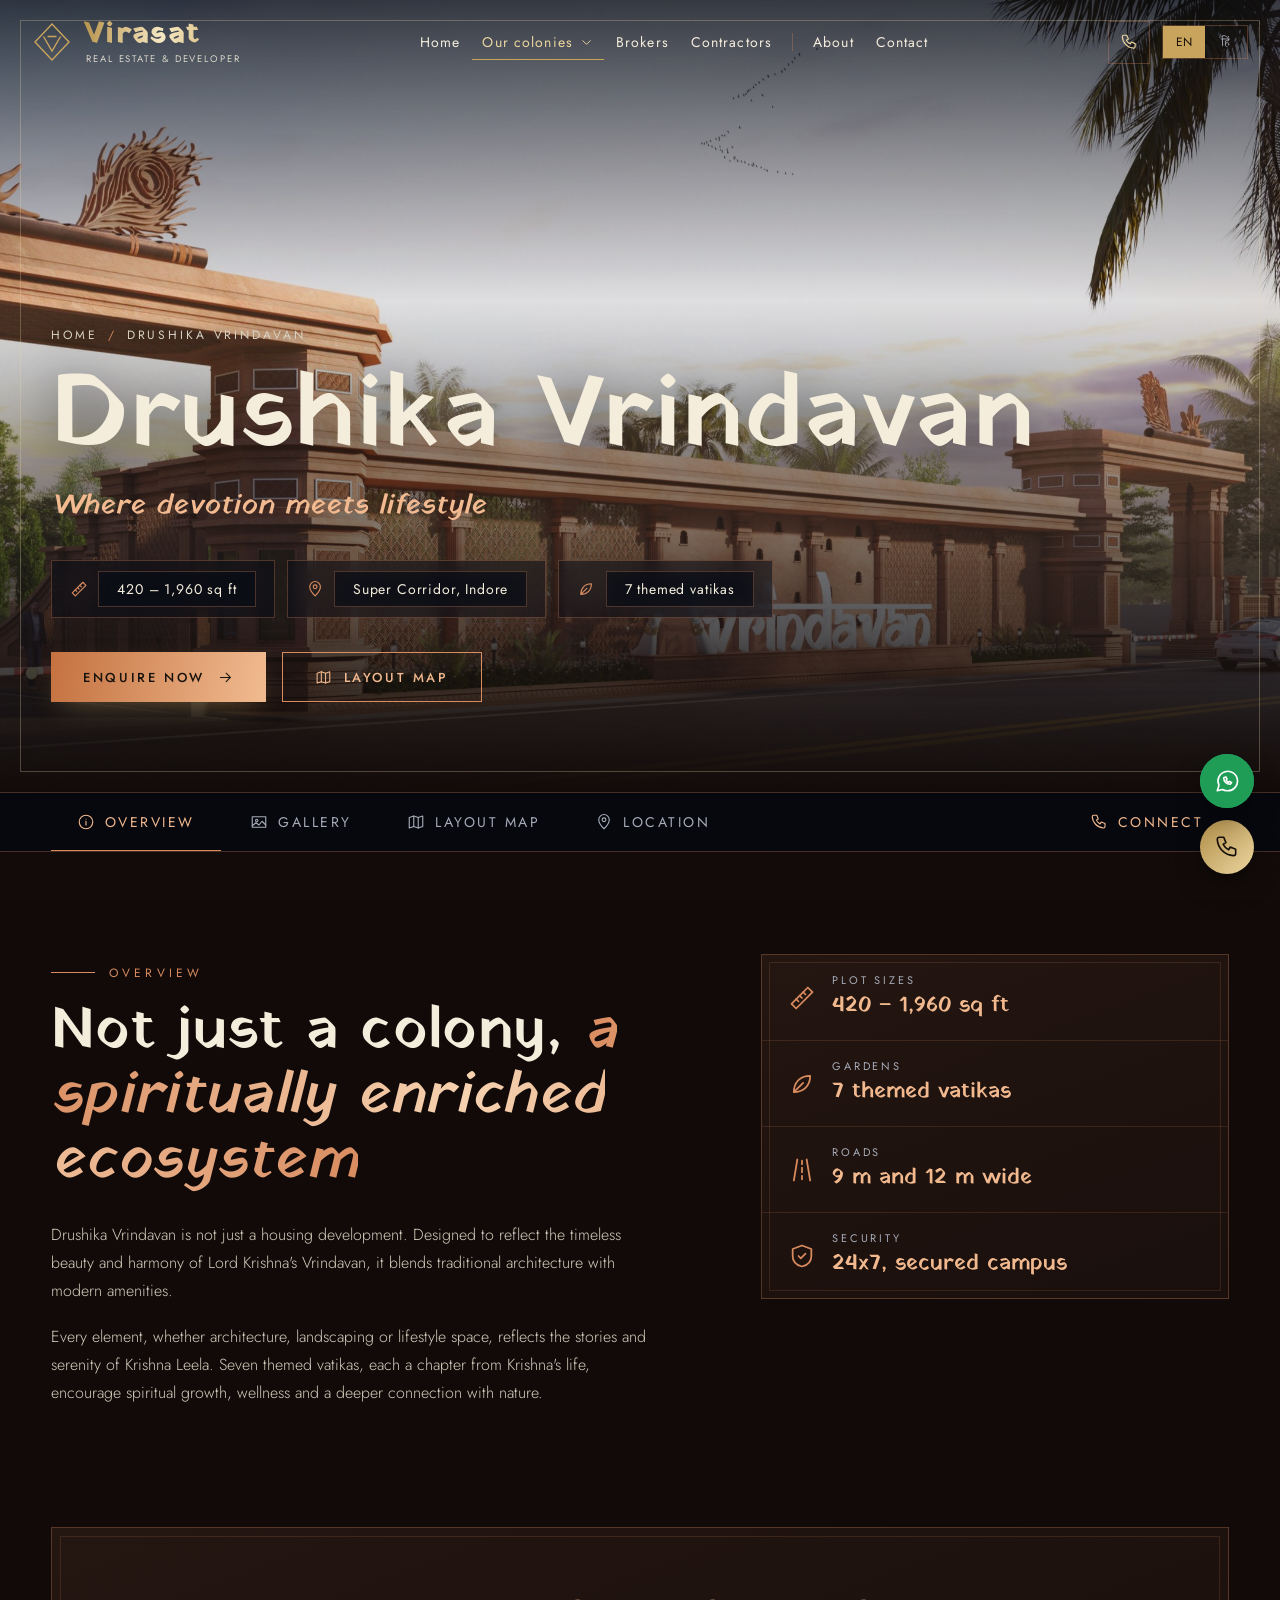
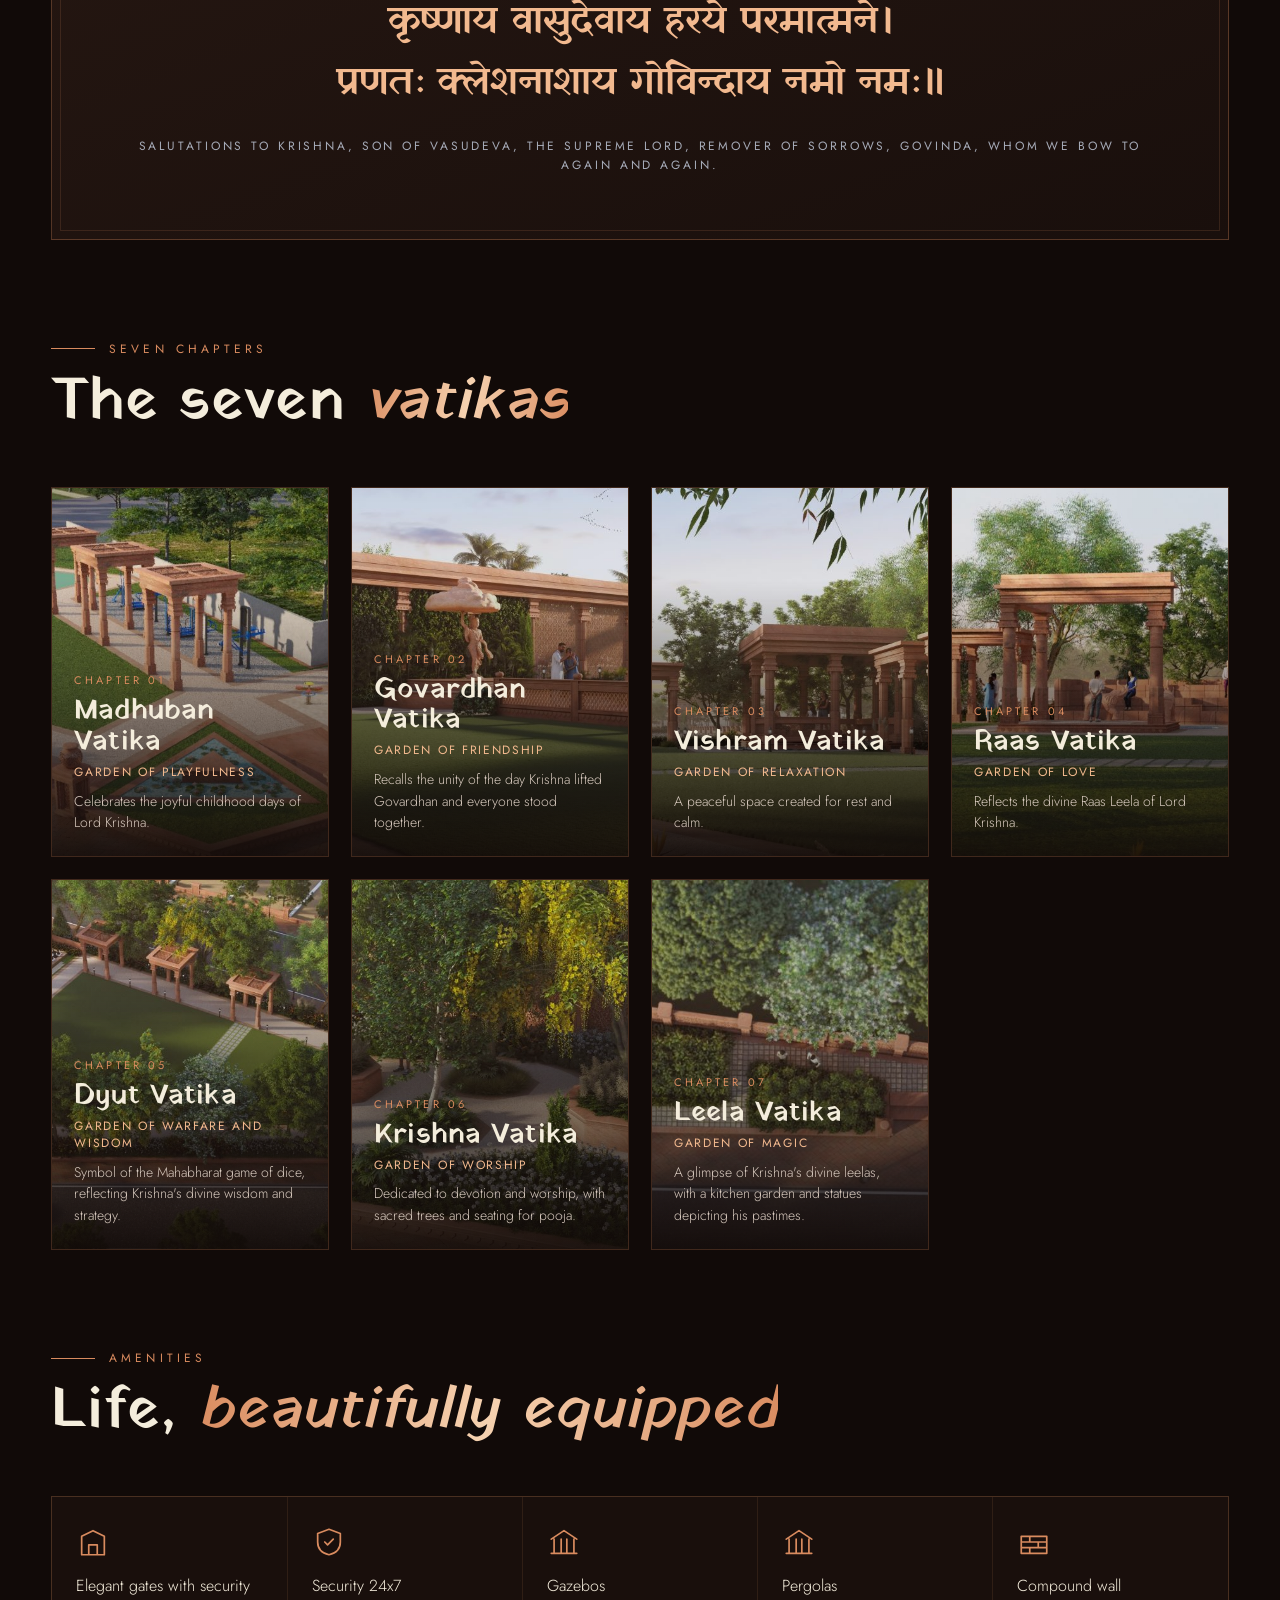
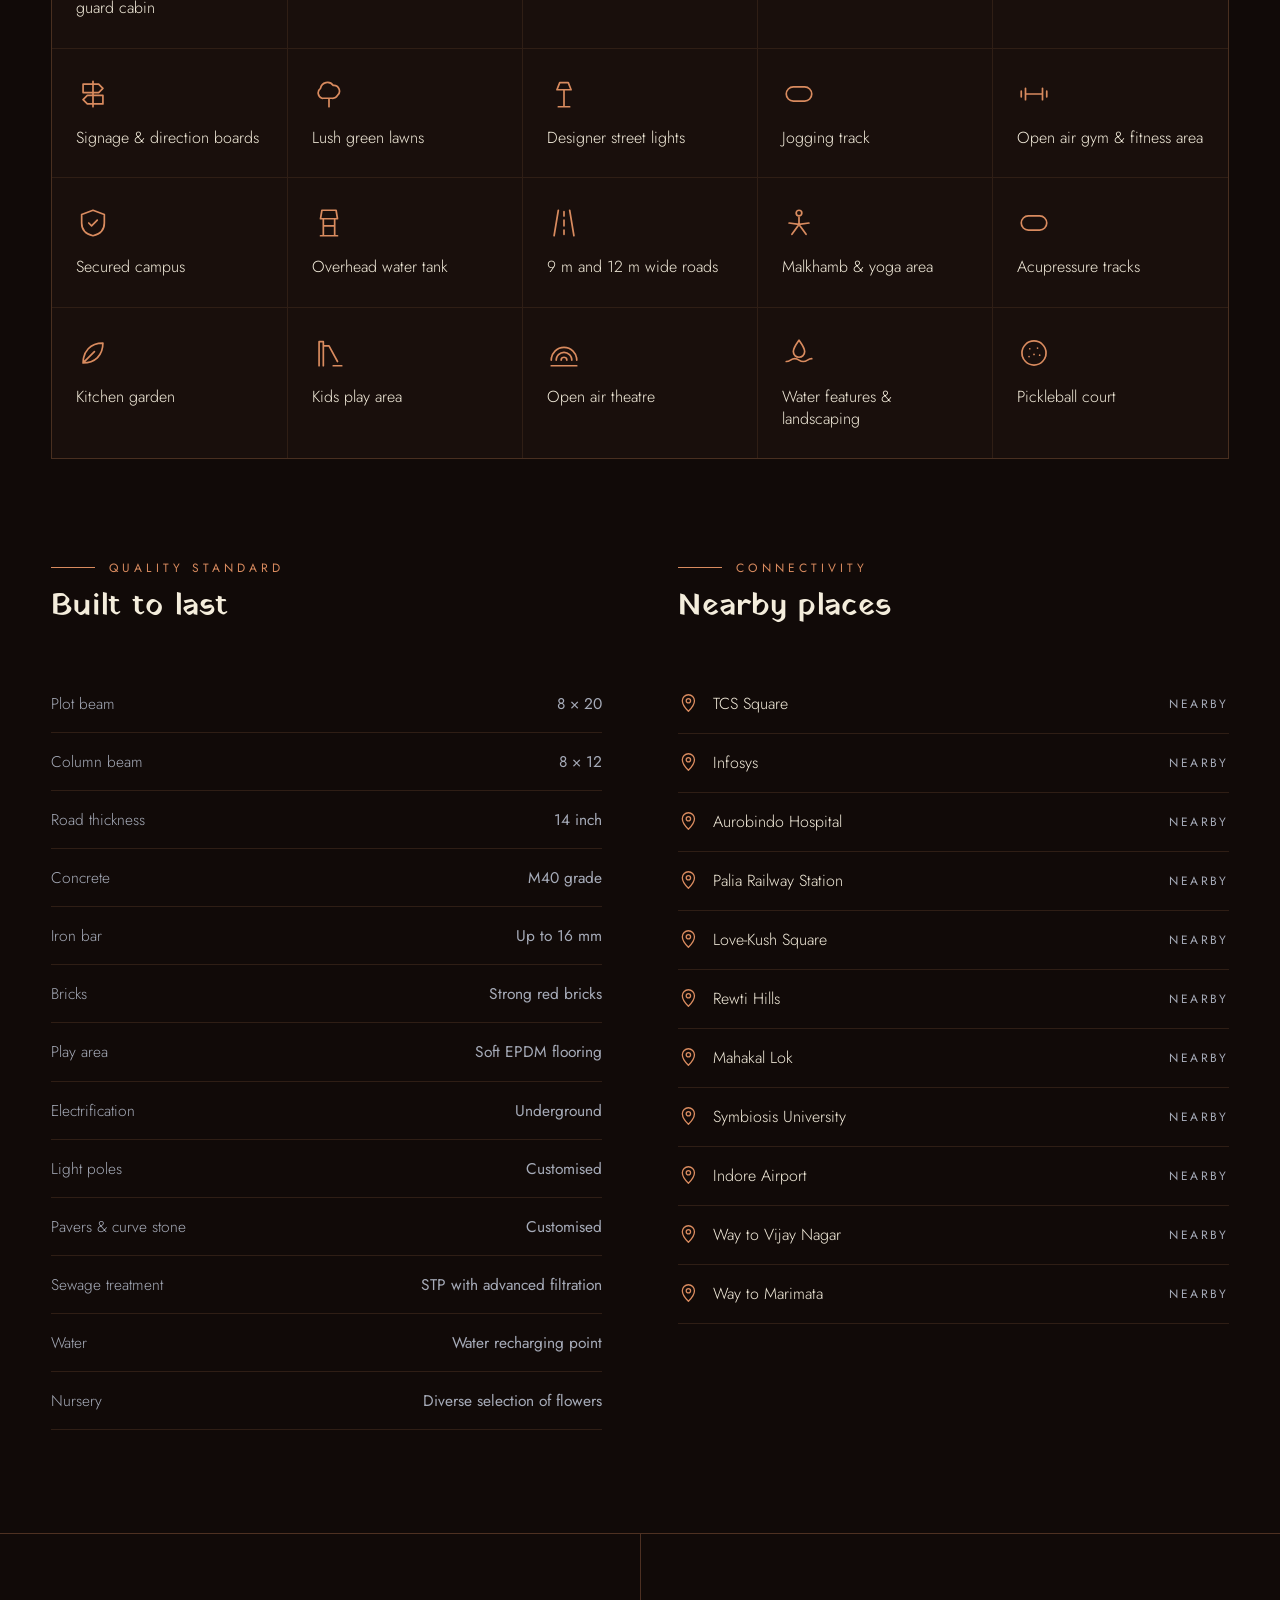
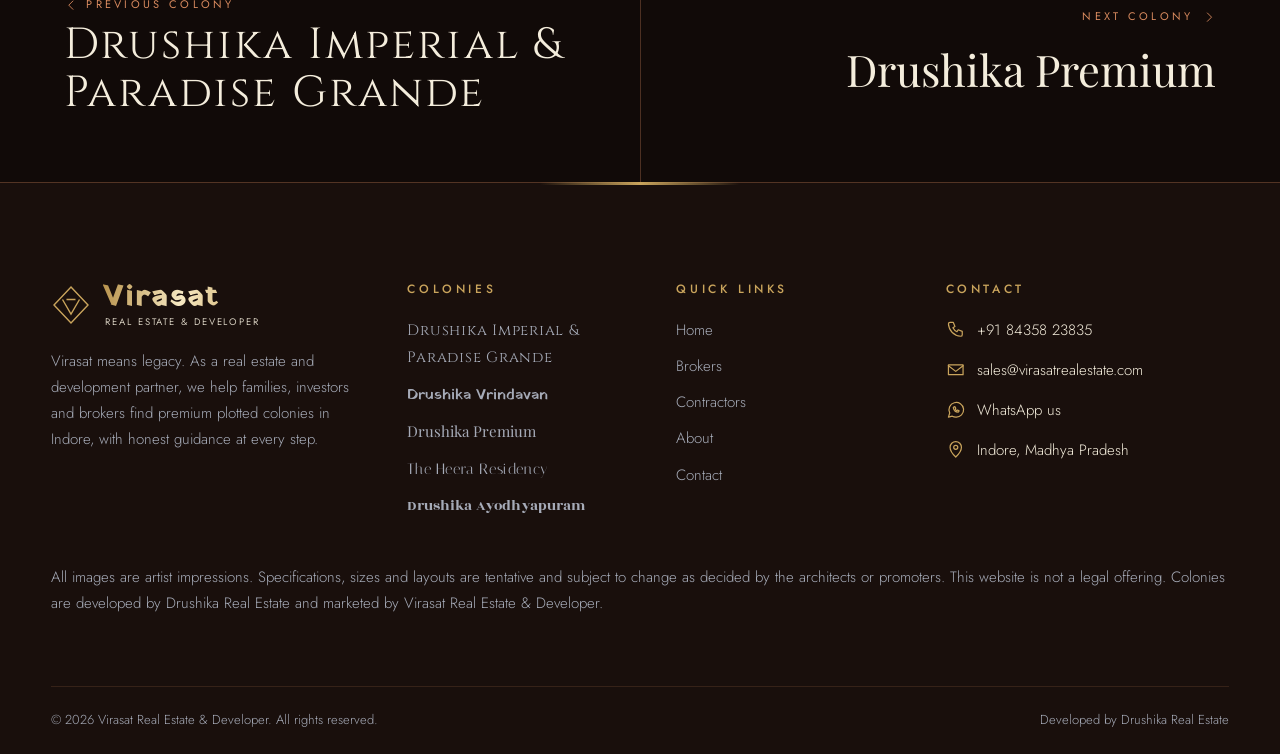
<file: vrindavan.html>
<!DOCTYPE html>
<html lang="en">
<head>
<meta charset="utf-8">
<meta name="viewport" content="width=device-width,initial-scale=1,viewport-fit=cover">
<title data-hi="Drushika वृंदावन | इंदौर में श्रीकृष्ण थीम प्लॉट | विरासत रियल एस्टेट एंड डेवलपर">Drushika Vrindavan | Krishna-themed Plots in Indore | Virasat Real Estate &amp; Developer</title>
<meta name="description" content="Drushika Vrindavan: spiritually inspired plotted colony in Indore Super Corridor with seven themed vatikas, pickleball court and open-air amphitheatre. Plots 420 to 1960 sq ft.">
<meta name="theme-color" content="#06080f">
<meta property="og:type" content="website">
<meta property="og:title" content="Drushika Vrindavan | Krishna-themed Plots in Indore | Virasat Real Estate &amp; Developer">
<meta property="og:description" content="Drushika Vrindavan: spiritually inspired plotted colony in Indore Super Corridor with seven themed vatikas, pickleball court and open-air amphitheatre. Plots 420 to 1960 sq ft.">
<meta property="og:image" content="images/premium/hero.jpg">
<link rel="icon" href="favicon.svg" type="image/svg+xml">
<link rel="preconnect" href="https://fonts.googleapis.com">
<link rel="preconnect" href="https://fonts.gstatic.com" crossorigin>
<link rel="stylesheet" href="https://fonts.googleapis.com/css2?family=Cinzel:wght@400;500;600&family=Cormorant+Garamond:ital,wght@0,400;0,500;0,600;1,400;1,500&family=Italiana&family=Jost:wght@300;400;500&family=Noto+Serif+Devanagari:wght@300;400;500;600&family=Playfair+Display:ital,wght@0,400;0,500;1,400&family=Rozha+One&family=Yatra+One&display=swap">
<link rel="stylesheet" href="css/base.css">
<link rel="stylesheet" href="css/layout.css">
<link rel="stylesheet" href="css/colony.css">
<script>document.documentElement.classList.add("js")</script>
</head>
<body class="t-vrindavan" data-page="vrindavan">
<a class="skip" href="#main">Skip to content</a>
<div class="pre" id="pre" aria-hidden="true"><div class="pre-in"><svg viewBox="0 0 40 40" fill="none" stroke="currentColor" stroke-width="1.4" aria-hidden="true"><path d="M20 2l17 18-17 18L3 20z"/><path d="M11.5 14.5L20 29l8.5-14.5M15.5 14.5H24.5"/></svg><b>VIRASAT</b><small>Real Estate &amp; Developer</small></div></div>
<main id="main">

<section class="ch">
  <img src="images/vrindavan/hero.jpg" alt="Drushika Vrindavan">
  <div class="ch-in">
    <nav class="crumb rv" aria-label="Breadcrumb"><a href="index.html"><span data-i18n="nav.home"></span></a><i>/</i><span>Drushika Vrindavan</span></nav>
    <h1 class="f-vrindavan rv" style="--d:.1s">Drushika Vrindavan</h1>
    <p class="q rv" style="--d:.2s"><span data-hi="जहाँ भक्ति मिलती है जीवनशैली से">Where devotion meets lifestyle</span></p>
    <div class="chips rv" style="--d:.3s"><span><svg class="ic" aria-hidden="true"><use href="#i-ruler"/></svg><span data-hi="420 – 1,960 वर्ग फुट">420 – 1,960 sq ft</span></span><span><svg class="ic" aria-hidden="true"><use href="#i-pin"/></svg><span data-hi="सुपर कॉरिडोर, इंदौर">Super Corridor, Indore</span></span><span><svg class="ic" aria-hidden="true"><use href="#i-leaf"/></svg><span data-hi="7 थीम वाटिकाएँ">7 themed vatikas</span></span></div>
    <div class="ch-cta rv" style="--d:.4s">
      <a class="btn" href="#connect"><span data-i18n="cta.enquire"></span><svg class="ic" aria-hidden="true"><use href="#i-arrow"/></svg></a>
      <a class="btn ghost" href="#map"><svg class="ic" aria-hidden="true"><use href="#i-map"/></svg><span data-i18n="tab.map"></span></a>
    </div>
  </div>
</section>

<div class="tabs"><div class="tabs-in" role="tablist">
  <button class="tab on" role="tab" data-tab="overview"><svg class="ic" aria-hidden="true"><use href="#i-info"/></svg><span data-i18n="tab.overview"></span></button>
  <button class="tab" role="tab" data-tab="gallery"><svg class="ic" aria-hidden="true"><use href="#i-img"/></svg><span data-i18n="tab.gallery"></span></button>
  <button class="tab" role="tab" data-tab="map"><svg class="ic" aria-hidden="true"><use href="#i-map"/></svg><span data-i18n="tab.map"></span></button>
  <button class="tab" role="tab" data-tab="location"><svg class="ic" aria-hidden="true"><use href="#i-pin"/></svg><span data-i18n="tab.location"></span></button>
  <button class="tab cta-t" role="tab" data-tab="connect"><svg class="ic" aria-hidden="true"><use href="#i-phone"/></svg><span data-i18n="tab.connect"></span></button>
</div></div>

<section class="panel on" id="overview" role="tabpanel"><div class="wrap">
  <div class="ov-grid">
    <div class="rv"><span class="eyebrow"><span data-hi="जानकारी">Overview</span></span><h2><span data-hi="केवल कॉलोनी नहीं, &lt;em&gt;आध्यात्मिक रूप से समृद्ध परिसर&lt;/em&gt;">Not just a colony, <em>a spiritually enriched ecosystem</em></span></h2><p><span data-hi="Drushika वृंदावन केवल एक आवासीय परियोजना नहीं है। भगवान श्रीकृष्ण के वृंदावन की शाश्वत सुंदरता और सामंजस्य को दर्शाने के लिए बनाई गई यह कॉलोनी पारंपरिक वास्तुकला को आधुनिक सुविधाओं से जोड़ती है।">Drushika Vrindavan is not just a housing development. Designed to reflect the timeless beauty and harmony of Lord Krishna's Vrindavan, it blends traditional architecture with modern amenities.</span></p><p><span data-hi="वास्तुकला, लैंडस्केपिंग या जीवनशैली के स्थान, हर तत्व श्रीकृष्ण लीला की कथाओं और शांति को दर्शाता है। सात थीम वाली वाटिकाएँ, जो श्रीकृष्ण के जीवन का एक-एक अध्याय हैं, आध्यात्मिक विकास, स्वास्थ्य और प्रकृति से गहरे जुड़ाव को प्रेरित करती हैं।">Every element, whether architecture, landscaping or lifestyle space, reflects the stories and serenity of Krishna Leela. Seven themed vatikas, each a chapter from Krishna's life, encourage spiritual growth, wellness and a deeper connection with nature.</span></p></div>
    <div class="keyfacts rv" style="--d:.15s"><div><svg class="ic" aria-hidden="true"><use href="#i-ruler"/></svg><span><small><span data-hi="प्लॉट साइज़">Plot sizes</span></small><b><span data-hi="420 – 1,960 वर्ग फुट">420 – 1,960 sq ft</span></b></span></div><div><svg class="ic" aria-hidden="true"><use href="#i-leaf"/></svg><span><small><span data-hi="बगीचे">Gardens</span></small><b><span data-hi="7 थीम वाटिकाएँ">7 themed vatikas</span></b></span></div><div><svg class="ic" aria-hidden="true"><use href="#i-road"/></svg><span><small><span data-hi="सड़कें">Roads</span></small><b><span data-hi="9 व 12 मीटर चौड़ी">9 m and 12 m wide</span></b></span></div><div><svg class="ic" aria-hidden="true"><use href="#i-shield"/></svg><span><small><span data-hi="सुरक्षा">Security</span></small><b><span data-hi="24x7, सुरक्षित परिसर">24x7, secured campus</span></b></span></div></div>
  </div>
    <div class="block quote shloka rv"><p lang="hi">कृष्णाय वासुदेवाय हरये परमात्मने।<br>प्रणतः क्लेशनाशाय गोविन्दाय नमो नमः॥</p>
      <small><span data-hi="वासुदेव के पुत्र, परमात्मा, क्लेशों का नाश करने वाले गोविंद श्रीकृष्ण को बारंबार नमन।">Salutations to Krishna, son of Vasudeva, the Supreme Lord, remover of sorrows, Govinda, whom we bow to again and again.</span></small></div>
    <div class="block">
      <div class="ph-head rv"><span class="eyebrow"><span data-hi="सात अध्याय">Seven chapters</span></span><h2><span data-hi="सात &lt;em&gt;वाटिकाएँ&lt;/em&gt;">The seven <em>vatikas</em></span></h2></div>
      <div class="vat"><article class="vt rv" style="--d:0.00s"><img src="images/vrindavan/g1.jpg" alt="Madhuban Vatika" loading="lazy"><div><i><span data-hi="अध्याय 01">Chapter 01</span></i><h3><span data-hi="मधुबन वाटिका">Madhuban Vatika</span></h3><small><span data-hi="आनंद की वाटिका">Garden of Playfulness</span></small><p><span data-hi="भगवान श्रीकृष्ण के आनंदमय बचपन के दिनों को समर्पित।">Celebrates the joyful childhood days of Lord Krishna.</span></p></div></article><article class="vt rv" style="--d:0.08s"><img src="images/vrindavan/g2.jpg" alt="Govardhan Vatika" loading="lazy"><div><i><span data-hi="अध्याय 02">Chapter 02</span></i><h3><span data-hi="गोवर्धन वाटिका">Govardhan Vatika</span></h3><small><span data-hi="मित्रता की वाटिका">Garden of Friendship</span></small><p><span data-hi="उस दिन की एकता की याद, जब श्रीकृष्ण ने गोवर्धन उठाया और सब साथ खड़े हुए।">Recalls the unity of the day Krishna lifted Govardhan and everyone stood together.</span></p></div></article><article class="vt rv" style="--d:0.16s"><img src="images/vrindavan/g4.jpg" alt="Vishram Vatika" loading="lazy"><div><i><span data-hi="अध्याय 03">Chapter 03</span></i><h3><span data-hi="विश्राम वाटिका">Vishram Vatika</span></h3><small><span data-hi="विश्राम की वाटिका">Garden of Relaxation</span></small><p><span data-hi="शांति और सुकून के लिए बना शांतिपूर्ण स्थान।">A peaceful space created for rest and calm.</span></p></div></article><article class="vt rv" style="--d:0.24s"><img src="images/vrindavan/g3.jpg" alt="Raas Vatika" loading="lazy"><div><i><span data-hi="अध्याय 04">Chapter 04</span></i><h3><span data-hi="रास वाटिका">Raas Vatika</span></h3><small><span data-hi="प्रेम की वाटिका">Garden of Love</span></small><p><span data-hi="भगवान श्रीकृष्ण की मनमोहक रास लीला को दर्शाती है।">Reflects the divine Raas Leela of Lord Krishna.</span></p></div></article><article class="vt rv" style="--d:0.00s"><img src="images/vrindavan/g5.jpg" alt="Dyut Vatika" loading="lazy"><div><i><span data-hi="अध्याय 05">Chapter 05</span></i><h3><span data-hi="द्यूत वाटिका">Dyut Vatika</span></h3><small><span data-hi="नीति और बुद्धि की वाटिका">Garden of Warfare and Wisdom</span></small><p><span data-hi="महाभारत के द्यूत का प्रतीक, जो श्रीकृष्ण की दिव्य बुद्धि और नीति को दर्शाता है।">Symbol of the Mahabharat game of dice, reflecting Krishna's divine wisdom and strategy.</span></p></div></article><article class="vt rv" style="--d:0.08s"><img src="images/vrindavan/g6.jpg" alt="Krishna Vatika" loading="lazy"><div><i><span data-hi="अध्याय 06">Chapter 06</span></i><h3><span data-hi="कृष्ण वाटिका">Krishna Vatika</span></h3><small><span data-hi="भक्ति की वाटिका">Garden of Worship</span></small><p><span data-hi="भक्ति और पूजा को समर्पित, पवित्र वृक्षों और पूजा के लिए बैठक के साथ।">Dedicated to devotion and worship, with sacred trees and seating for pooja.</span></p></div></article><article class="vt rv" style="--d:0.16s"><img src="images/vrindavan/g7.jpg" alt="Leela Vatika" loading="lazy"><div><i><span data-hi="अध्याय 07">Chapter 07</span></i><h3><span data-hi="लीला वाटिका">Leela Vatika</span></h3><small><span data-hi="लीला की वाटिका">Garden of Magic</span></small><p><span data-hi="श्रीकृष्ण की दिव्य लीलाओं की झलक, किचन गार्डन और उनकी लीलाओं को दर्शाती मूर्तियों के साथ।">A glimpse of Krishna's divine leelas, with a kitchen garden and statues depicting his pastimes.</span></p></div></article></div>
    </div>
  <div class="block">
    <div class="ph-head rv"><span class="eyebrow"><span data-hi="सुविधाएँ">Amenities</span></span><h2><span data-hi="जीवन, &lt;em&gt;सुंदर सुविधाओं के साथ&lt;/em&gt;">Life, <em>beautifully equipped</em></span></h2></div>
    <div class="am-grid rv"><div class="am"><svg class="ic" aria-hidden="true"><use href="#i-gate"/></svg><span><span data-hi="गार्ड केबिन के साथ भव्य गेट">Elegant gates with security guard cabin</span></span></div><div class="am"><svg class="ic" aria-hidden="true"><use href="#i-shield"/></svg><span><span data-hi="24x7 सुरक्षा">Security 24x7</span></span></div><div class="am"><svg class="ic" aria-hidden="true"><use href="#i-gazebo"/></svg><span><span data-hi="गज़ेबो">Gazebos</span></span></div><div class="am"><svg class="ic" aria-hidden="true"><use href="#i-gazebo"/></svg><span><span data-hi="पर्गोला">Pergolas</span></span></div><div class="am"><svg class="ic" aria-hidden="true"><use href="#i-wall"/></svg><span><span data-hi="कंपाउंड वॉल">Compound wall</span></span></div><div class="am"><svg class="ic" aria-hidden="true"><use href="#i-sign"/></svg><span><span data-hi="साइनेज व दिशा बोर्ड">Signage &amp; direction boards</span></span></div><div class="am"><svg class="ic" aria-hidden="true"><use href="#i-tree"/></svg><span><span data-hi="हरे-भरे लॉन">Lush green lawns</span></span></div><div class="am"><svg class="ic" aria-hidden="true"><use href="#i-light"/></svg><span><span data-hi="डिज़ाइनर स्ट्रीट लाइट">Designer street lights</span></span></div><div class="am"><svg class="ic" aria-hidden="true"><use href="#i-track"/></svg><span><span data-hi="जॉगिंग ट्रैक">Jogging track</span></span></div><div class="am"><svg class="ic" aria-hidden="true"><use href="#i-gym"/></svg><span><span data-hi="ओपन एयर जिम व फ़िटनेस क्षेत्र">Open air gym &amp; fitness area</span></span></div><div class="am"><svg class="ic" aria-hidden="true"><use href="#i-shield"/></svg><span><span data-hi="सुरक्षित परिसर">Secured campus</span></span></div><div class="am"><svg class="ic" aria-hidden="true"><use href="#i-tank"/></svg><span><span data-hi="ओवरहेड वॉटर टैंक">Overhead water tank</span></span></div><div class="am"><svg class="ic" aria-hidden="true"><use href="#i-road"/></svg><span><span data-hi="9 व 12 मीटर चौड़ी सड़कें">9 m and 12 m wide roads</span></span></div><div class="am"><svg class="ic" aria-hidden="true"><use href="#i-yoga"/></svg><span><span data-hi="मल्लखम्ब व योग क्षेत्र">Malkhamb &amp; yoga area</span></span></div><div class="am"><svg class="ic" aria-hidden="true"><use href="#i-track"/></svg><span><span data-hi="एक्यूप्रेशर ट्रैक">Acupressure tracks</span></span></div><div class="am"><svg class="ic" aria-hidden="true"><use href="#i-leaf"/></svg><span><span data-hi="किचन गार्डन">Kitchen garden</span></span></div><div class="am"><svg class="ic" aria-hidden="true"><use href="#i-play"/></svg><span><span data-hi="बच्चों का खेल क्षेत्र">Kids play area</span></span></div><div class="am"><svg class="ic" aria-hidden="true"><use href="#i-theatre"/></svg><span><span data-hi="ओपन एयर थिएटर">Open air theatre</span></span></div><div class="am"><svg class="ic" aria-hidden="true"><use href="#i-water"/></svg><span><span data-hi="वॉटर फ़ीचर व लैंडस्केपिंग">Water features &amp; landscaping</span></span></div><div class="am"><svg class="ic" aria-hidden="true"><use href="#i-ball"/></svg><span><span data-hi="पिकलबॉल कोर्ट">Pickleball court</span></span></div></div>
  </div>
  <div class="block two-col">
      <div class="rv"><div class="ph-head"><span class="eyebrow"><span data-hi="गुणवत्ता मानक">Quality standard</span></span><h3><span data-hi="टिकाऊ निर्माण">Built to last</span></h3></div>
        <div class="spec" style="grid-template-columns:1fr"><div><span><span data-hi="प्लॉट बीम">Plot beam</span></span><b><span data-hi="8 × 20">8 × 20</span></b></div><div><span><span data-hi="कॉलम बीम">Column beam</span></span><b><span data-hi="8 × 12">8 × 12</span></b></div><div><span><span data-hi="सड़क की मोटाई">Road thickness</span></span><b><span data-hi="14 इंच">14 inch</span></b></div><div><span><span data-hi="कंक्रीट">Concrete</span></span><b><span data-hi="M40 ग्रेड">M40 grade</span></b></div><div><span><span data-hi="लोहे की सरिया">Iron bar</span></span><b><span data-hi="16 मिमी तक">Up to 16 mm</span></b></div><div><span><span data-hi="ईंट">Bricks</span></span><b><span data-hi="मज़बूत लाल ईंट">Strong red bricks</span></b></div><div><span><span data-hi="खेल क्षेत्र">Play area</span></span><b><span data-hi="सॉफ्ट ईपीडीएम फ़्लोरिंग">Soft EPDM flooring</span></b></div><div><span><span data-hi="बिजली व्यवस्था">Electrification</span></span><b><span data-hi="भूमिगत">Underground</span></b></div><div><span><span data-hi="लाइट पोल">Light poles</span></span><b><span data-hi="विशेष डिज़ाइन">Customised</span></b></div><div><span><span data-hi="पेवर व कर्व स्टोन">Pavers &amp; curve stone</span></span><b><span data-hi="विशेष डिज़ाइन">Customised</span></b></div><div><span><span data-hi="सीवेज ट्रीटमेंट">Sewage treatment</span></span><b><span data-hi="उन्नत फ़िल्टरेशन वाला एसटीपी">STP with advanced filtration</span></b></div><div><span><span data-hi="पानी">Water</span></span><b><span data-hi="वाटर रिचार्जिंग पॉइंट">Water recharging point</span></b></div><div><span><span data-hi="नर्सरी">Nursery</span></span><b><span data-hi="फूलों की विविध किस्में">Diverse selection of flowers</span></b></div></div></div>
      <div class="rv" style="--d:.1s"><div class="ph-head"><span class="eyebrow"><span data-hi="कनेक्टिविटी">Connectivity</span></span><h3><span data-hi="आस-पास के स्थान">Nearby places</span></h3></div>
        <ul class="nb"><li><svg class="ic" aria-hidden="true"><use href="#i-pin"/></svg><span><span data-hi="टीसीएस स्क्वायर">TCS Square</span></span><b class="s"><span data-i18n="nb.near"></span></b></li><li><svg class="ic" aria-hidden="true"><use href="#i-pin"/></svg><span><span data-hi="इंफोसिस">Infosys</span></span><b class="s"><span data-i18n="nb.near"></span></b></li><li><svg class="ic" aria-hidden="true"><use href="#i-pin"/></svg><span><span data-hi="अरविंदो अस्पताल">Aurobindo Hospital</span></span><b class="s"><span data-i18n="nb.near"></span></b></li><li><svg class="ic" aria-hidden="true"><use href="#i-pin"/></svg><span><span data-hi="पालिया रेलवे स्टेशन">Palia Railway Station</span></span><b class="s"><span data-i18n="nb.near"></span></b></li><li><svg class="ic" aria-hidden="true"><use href="#i-pin"/></svg><span><span data-hi="लव-कुश चौराहा">Love-Kush Square</span></span><b class="s"><span data-i18n="nb.near"></span></b></li><li><svg class="ic" aria-hidden="true"><use href="#i-pin"/></svg><span><span data-hi="रेवती हिल्स">Rewti Hills</span></span><b class="s"><span data-i18n="nb.near"></span></b></li><li><svg class="ic" aria-hidden="true"><use href="#i-pin"/></svg><span><span data-hi="महाकाल लोक">Mahakal Lok</span></span><b class="s"><span data-i18n="nb.near"></span></b></li><li><svg class="ic" aria-hidden="true"><use href="#i-pin"/></svg><span><span data-hi="सिम्बायोसिस विश्वविद्यालय">Symbiosis University</span></span><b class="s"><span data-i18n="nb.near"></span></b></li><li><svg class="ic" aria-hidden="true"><use href="#i-pin"/></svg><span><span data-hi="इंदौर एयरपोर्ट">Indore Airport</span></span><b class="s"><span data-i18n="nb.near"></span></b></li><li><svg class="ic" aria-hidden="true"><use href="#i-pin"/></svg><span><span data-hi="विजय नगर की ओर">Way to Vijay Nagar</span></span><b class="s"><span data-i18n="nb.near"></span></b></li><li><svg class="ic" aria-hidden="true"><use href="#i-pin"/></svg><span><span data-hi="मरीमाता की ओर">Way to Marimata</span></span><b class="s"><span data-i18n="nb.near"></span></b></li></ul></div></div>
  
</div></section>

<section class="panel" id="gallery" role="tabpanel"><div class="wrap">
  <div class="ph-head"><span class="eyebrow"><span data-hi="गैलरी">Gallery</span></span><h2><span data-hi="&lt;em&gt;अंदर&lt;/em&gt; झाँकिए">Step <em>inside</em></span></h2>
    <p><span data-hi="किसी भी चित्र पर टैप करें और फ़ुल स्क्रीन में देखें। चित्र कलाकार की कल्पना हैं।">Tap any picture to view it full screen. Images are artist impressions.</span></p></div>
  <div class="gal">
<figure><img src="images/vrindavan/g1.jpg" alt="Madhuban Vatika" loading="lazy"><figcaption><span data-hi="मधुबन वाटिका">Madhuban Vatika</span></figcaption></figure>
<figure><img src="images/vrindavan/g2.jpg" alt="Govardhan Vatika" loading="lazy"><figcaption><span data-hi="गोवर्धन वाटिका">Govardhan Vatika</span></figcaption></figure>
<figure><img src="images/vrindavan/g3.jpg" alt="Raas Vatika" loading="lazy"><figcaption><span data-hi="रास वाटिका">Raas Vatika</span></figcaption></figure>
<figure><img src="images/vrindavan/g4.jpg" alt="Vishram Vatika" loading="lazy"><figcaption><span data-hi="विश्राम वाटिका">Vishram Vatika</span></figcaption></figure>
<figure><img src="images/vrindavan/g5.jpg" alt="Dyut Vatika" loading="lazy"><figcaption><span data-hi="द्यूत वाटिका">Dyut Vatika</span></figcaption></figure>
<figure><img src="images/vrindavan/g6.jpg" alt="Krishna Vatika" loading="lazy"><figcaption><span data-hi="कृष्ण वाटिका">Krishna Vatika</span></figcaption></figure>
<figure><img src="images/vrindavan/g7.jpg" alt="Leela Vatika" loading="lazy"><figcaption><span data-hi="लीला वाटिका">Leela Vatika</span></figcaption></figure>
<figure><img src="images/vrindavan/g8.jpg" alt="Amphitheatre" loading="lazy"><figcaption><span data-hi="एम्फीथिएटर">Amphitheatre</span></figcaption></figure>
<figure><img src="images/vrindavan/g9.jpg" alt="Compound wall" loading="lazy"><figcaption><span data-hi="कंपाउंड वॉल">Compound wall</span></figcaption></figure>
<figure><img src="images/vrindavan/g10.jpg" alt="Landscaped garden" loading="lazy"><figcaption><span data-hi="सुंदर बगीचा">Landscaped garden</span></figcaption></figure>
  </div>
</div></section>

<section class="panel" id="map" role="tabpanel"><div class="wrap">
  <div class="ph-head"><span class="eyebrow"><span data-hi="लेआउट नक्शा">Layout map</span></span><h2><span data-hi="अपना &lt;em&gt;प्लॉट&lt;/em&gt; खोजें">Find your <em>plot</em></span></h2>
    <p><span data-hi="सड़कों के नाम आराधना, साधना, समता, प्रेम, निष्काम, भगवद, कर्म और आत्मज्ञान मार्ग हैं। साइज़ और लेआउट अस्थायी हैं।">Streets are named Aradhna, Sadhna, Samta, Prem, Nishkam, Bhagwad, Karm and Aatmagyan Marg. Sizes and layout are tentative.</span></p></div>
  <div class="mv"><img src="images/vrindavan/map.jpg" alt="Drushika Vrindavan layout map">
    <div class="mv-ctl"><button type="button" data-a="in" data-i18n-label="map.zi" aria-label=""><svg class="ic" aria-hidden="true"><use href="#i-plus"/></svg></button><button type="button" data-a="out" data-i18n-label="map.zo" aria-label=""><svg class="ic" aria-hidden="true"><use href="#i-minus"/></svg></button><button type="button" data-a="reset" data-i18n-label="map.reset" aria-label=""><svg class="ic" aria-hidden="true"><use href="#i-reset"/></svg></button><button type="button" data-a="full" data-i18n-label="map.fs" aria-label=""><svg class="ic" aria-hidden="true"><use href="#i-full"/></svg></button></div>
    <span class="mv-hint" data-i18n="map.hint"></span></div>
  <div class="map-bar"><a class="lnk" href="images/vrindavan/map.jpg" download="Drushika-Vrindavan-layout-map.jpg"><svg class="ic" aria-hidden="true"><use href="#i-arrow"/></svg><span data-i18n="map.dl"></span></a>
    <a class="btn sm" href="#connect"><span data-i18n="cta.enquire"></span></a></div>
  <div class="pt-wrap"><table class="ptable"><thead><tr><th><span data-i18n="sz"></span> (ft)</th><th><span data-i18n="area"></span></th><th><span data-i18n="type"></span></th></tr></thead><tbody><tr><td>28 × 70</td><td>1,960 <small><span data-i18n="sq"></span></small></td><td><span data-hi="सामान्य">General</span></td></tr><tr><td>33 × 50</td><td>1,650 <small><span data-i18n="sq"></span></small></td><td><span data-hi="सामान्य">General</span></td></tr><tr><td>25 × 50</td><td>1,250 <small><span data-i18n="sq"></span></small></td><td><span data-hi="सामान्य">General</span></td></tr><tr><td>22 × 50</td><td>1,100 <small><span data-i18n="sq"></span></small></td><td><span data-hi="सामान्य">General</span></td></tr><tr><td>20 × 50</td><td>1,000 <small><span data-i18n="sq"></span></small></td><td><span data-hi="सामान्य">General</span></td></tr><tr><td>20 × 40</td><td>800 <small><span data-i18n="sq"></span></small></td><td><span data-hi="सामान्य">General</span></td></tr><tr><td>18 × 28</td><td>504 <small><span data-i18n="sq"></span></small></td><td><span data-hi="एलआईजी">LIG</span></td></tr><tr><td>12 × 35</td><td>420 <small><span data-i18n="sq"></span></small></td><td><span data-hi="ईडब्ल्यूएस">EWS</span></td></tr></tbody></table></div>
</div></section>

<section class="panel" id="location" role="tabpanel"><div class="wrap">
  <div class="ph-head"><span class="eyebrow"><span data-hi="लोकेशन">Location</span></span><h2><span data-hi="वहीं जहाँ &lt;em&gt;इंदौर बढ़ रहा है&lt;/em&gt;">Right where <em>Indore is growing</em></span></h2></div>
  <div class="mv"><img src="images/vrindavan/location.jpg" alt="Drushika Vrindavan location map">
    <div class="mv-ctl"><button type="button" data-a="in" data-i18n-label="map.zi" aria-label=""><svg class="ic" aria-hidden="true"><use href="#i-plus"/></svg></button><button type="button" data-a="out" data-i18n-label="map.zo" aria-label=""><svg class="ic" aria-hidden="true"><use href="#i-minus"/></svg></button><button type="button" data-a="reset" data-i18n-label="map.reset" aria-label=""><svg class="ic" aria-hidden="true"><use href="#i-reset"/></svg></button><button type="button" data-a="full" data-i18n-label="map.fs" aria-label=""><svg class="ic" aria-hidden="true"><use href="#i-full"/></svg></button></div>
    <span class="mv-hint" data-i18n="map.hint"></span></div>
  <div class="two-col block" style="margin-top:clamp(36px,5vw,60px)">
    <div class="loc-card">
      <div><svg class="ic" aria-hidden="true"><use href="#i-pin"/></svg><span><b><span data-hi="साइट का पता">Site address</span></b><span data-hi="पुवर्डा जुनारदा, टीसीएस स्क्वायर के पास, इंदौर, म.प्र. 452005">Puwarda Junarda, near TCS Square, Indore, M.P. 452005</span></span></div>
      <div><svg class="ic" aria-hidden="true"><use href="#i-phone"/></svg><span><b><span data-hi="कॉल">Call</span></b><a href="tel:+918435823835">+91 84358 23835</a></span></div>
      <div><svg class="ic" aria-hidden="true"><use href="#i-mail"/></svg><span><b>Email</b><a href="mailto:sales@virasatrealestate.com">sales@virasatrealestate.com</a></span></div>
    </div>
    <div style="display:grid;gap:16px;align-content:start;justify-items:start">
      <a class="btn" target="_blank" rel="noopener" href="https://maps.app.goo.gl/aNmgmgTmSjN1sBAo8"><svg class="ic" aria-hidden="true"><use href="#i-pin"/></svg><span data-i18n="loc.open"></span></a>
      <a class="btn ghost" href="#connect"><span data-i18n="cta.visit"></span></a>
    </div>
  </div>
</div></section>

<section class="panel" id="connect" role="tabpanel"><div class="wrap">
  <div class="conn">
    <form class="conn-form rv" data-lead-form data-source="colony-page" data-colony="Drushika Vrindavan" novalidate>
      <span class="eyebrow">Drushika Vrindavan</span>
      <h3 style="margin-top:14px"><span data-hi="इस कॉलोनी के बारे में बात करें">Talk to us about this colony</span></h3>
      <p><span data-hi="अपनी जानकारी दें। हम प्लॉट, कीमत और साइट विज़िट के विकल्पों के साथ आपको कॉल करेंगे।">Leave your details. We will call you with plots, prices and site visit options.</span></p>
      <input class="hp" type="text" name="website" tabindex="-1" autocomplete="off" aria-hidden="true">
      <div class="row2">
        <div class="fld"><label for="vrindavan-n"><span data-i18n="f.name"></span></label><input id="vrindavan-n" name="name" type="text" autocomplete="name" data-i18n-ph="f.ph.name" required><span class="err"><span data-i18n="err.name"></span></span></div>
        <div class="fld"><label for="vrindavan-p"><span data-i18n="f.phone"></span></label><input id="vrindavan-p" name="phone" type="tel" inputmode="tel" autocomplete="tel" data-i18n-ph="f.ph.phone" required><span class="err"><span data-i18n="err.phone"></span></span></div>
      </div>
      <div class="row2">
        <div class="fld"><label for="vrindavan-e"><span data-i18n="f.email"></span></label><input id="vrindavan-e" name="email" type="email" autocomplete="email"></div>
        <div class="fld"><label for="vrindavan-s"><span data-i18n="f.plot"></span></label><select id="vrindavan-s" name="plot"><option value="" data-i18n="f.any">Not sure yet</option><option>28 × 70 ft (1,960 sq ft)</option><option>33 × 50 ft (1,650 sq ft)</option><option>25 × 50 ft (1,250 sq ft)</option><option>22 × 50 ft (1,100 sq ft)</option><option>20 × 50 ft (1,000 sq ft)</option><option>20 × 40 ft (800 sq ft)</option><option>18 × 28 ft (504 sq ft)</option><option>12 × 35 ft (420 sq ft)</option></select></div>
      </div>
      <div class="fld"><label for="vrindavan-m"><span data-i18n="f.msg"></span></label><textarea id="vrindavan-m" name="message" rows="3" data-i18n-ph="f.ph.msg"></textarea></div>
      <button class="btn" type="submit"><span data-i18n="cta.send"></span></button>
      <div class="form-msg" role="status"></div>
    </form>
    <div class="cc rv" style="--d:.15s">
      <a href="tel:+918435823835"><svg class="ic" aria-hidden="true"><use href="#i-phone"/></svg><div><small><span data-i18n="cta.call"></span></small><b>+91 84358 23835</b></div></a>
      <a href="https://wa.me/918435823835?text=Hello%20Virasat%20Real%20Estate%20%26%20Developer%2C%20I%20am%20interested%20in%20Drushika%20Vrindavan.%20Please%20share%20details." target="_blank" rel="noopener"><svg class="ic" aria-hidden="true"><use href="#i-wa"/></svg><div><small>WhatsApp</small><b><span data-i18n="cta.wa"></span></b></div></a>
      <a href="mailto:sales@virasatrealestate.com?subject=Enquiry%3A%20Drushika%20Vrindavan"><svg class="ic" aria-hidden="true"><use href="#i-mail"/></svg><div><small>Email</small><b>sales@virasatrealestate.com</b></div></a>
    </div>
  </div>
</div></section>

<nav class="pn" aria-label="More colonies">
  <a href="imperial.html"><small><svg class="ic" aria-hidden="true"><use href="#i-left"/></svg> <span data-i18n="pn.prev"></span></small><b class="f-imperial">Drushika Imperial & Paradise Grande</b></a>
  <a href="premium.html"><small><span data-i18n="pn.next"></span> <svg class="ic" aria-hidden="true"><use href="#i-right"/></svg></small><b class="f-premium">Drushika Premium</b></a>
</nav>

</main>
<script src="js/config.js"></script>
<script src="js/i18n.js"></script>
<script src="js/layout.js"></script>
<script src="js/leads.js"></script>
<script src="js/main.js"></script>
<script src="js/colony.js"></script>
</body>
</html>
</file>
<file: css/base.css>
/* ==========================================================
   VIRASAT REAL ESTATE  |  base.css
   Colours, fonts, buttons, forms, common helpers.
   Change the colours in :root and the whole site follows.
   ========================================================== */
:root{
  --ink:#06080f;
  --night:#0a0e1a;
  --navy:#101830;
  --panel:#151f3b;
  --gold:#c9a45c;
  --gold-hi:#ecd6a0;
  --gold-lo:#8f713a;
  --ivory:#f4eddc;
  --muted:#a6abb8;
  --line:rgba(201,164,92,.26);
  --line-soft:rgba(201,164,92,.13);
  --accent:var(--gold);
  --accent-hi:var(--gold-hi);
  --display:"Cormorant Garamond","Noto Serif Devanagari",Georgia,serif;
  --body:"Jost","Noto Serif Devanagari",system-ui,sans-serif;
  --hh:76px;               /* header height (JS updates this) */
  --ease:cubic-bezier(.2,.7,.2,1);
}

*,*::before,*::after{box-sizing:border-box}
*{margin:0}
html{scroll-behavior:smooth;-webkit-text-size-adjust:100%}
body{
  background:var(--ink);color:var(--ivory);
  font:300 16px/1.75 var(--body);
  -webkit-font-smoothing:antialiased;overflow-x:hidden;
}
body.nolock{overflow:hidden}
img,video,svg{display:block;max-width:100%}
a{color:inherit;text-decoration:none}
button{font:inherit;color:inherit;background:none;border:0;cursor:pointer}
ul{list-style:none;padding:0}
::selection{background:var(--gold);color:#111}

/* film-grain texture over everything (very subtle) */
body::before{
  content:"";position:fixed;inset:0;z-index:1;pointer-events:none;opacity:.05;mix-blend-mode:overlay;
  background-image:url("data:image/svg+xml;utf8,<svg xmlns='http://www.w3.org/2000/svg' width='220' height='220'><filter id='n'><feTurbulence type='fractalNoise' baseFrequency='.85' numOctaves='2' stitchTiles='stitch'/></filter><rect width='100%' height='100%' filter='url(%23n)'/></svg>");
}

:focus-visible{outline:2px solid var(--gold-hi);outline-offset:3px}
.sr{position:absolute;width:1px;height:1px;overflow:hidden;clip:rect(0 0 0 0)}
.skip{position:fixed;left:12px;top:12px;z-index:400;background:var(--gold);color:#111;padding:10px 16px;transform:translateY(-220%);transition:transform .2s}
.skip:focus{transform:none}

/* ---------- typography ---------- */
h1,h2,h3,h4{font-family:var(--display);font-weight:500;line-height:1.1;letter-spacing:.005em}
h1{font-size:clamp(44px,7vw,108px)}
h2{font-size:clamp(34px,4.6vw,66px)}
h3{font-size:clamp(24px,2.4vw,34px)}
p{max-width:68ch}
em{font-style:italic}
.gold-text{
  background:linear-gradient(100deg,#9a7a3f 0%,#f1dfae 38%,#c9a45c 62%,#f6e8c2 100%);
  -webkit-background-clip:text;background-clip:text;color:transparent;
}
h1 em,h2 em{color:transparent;background:linear-gradient(100deg,#b8934d,#f4e3b5 45%,#c9a45c);-webkit-background-clip:text;background-clip:text}
.eyebrow{
  display:inline-flex;align-items:center;gap:14px;
  font:400 12px/1 var(--body);letter-spacing:.34em;text-transform:uppercase;color:var(--accent);
}
.eyebrow::before{content:"";width:44px;height:1px;background:var(--accent)}
.lead{font-size:clamp(17px,1.5vw,20px);color:#d9d3c3}
.muted{color:var(--muted)}

/* colony fonts (used in nav, cards, titles) */
.f-imperial{font-family:"Cinzel","Noto Serif Devanagari",serif;letter-spacing:.05em}
.f-vrindavan{font-family:"Yatra One","Noto Serif Devanagari",serif}
.f-premium{font-family:"Playfair Display","Noto Serif Devanagari",serif}
.f-heera{font-family:"Italiana","Noto Serif Devanagari",serif;letter-spacing:.04em}
.f-ayodhyapuram{font-family:"Rozha One","Noto Serif Devanagari",serif;letter-spacing:.01em}

/* ---------- layout helpers ---------- */
.wrap{width:min(1240px,92vw);margin-inline:auto}
.sec{padding:clamp(72px,10vw,140px) 0;position:relative}
.sec-head{display:grid;gap:18px;margin-bottom:clamp(36px,5vw,70px)}
.sec-head.center{text-align:center;justify-items:center}
.sec-head.center .eyebrow::after{content:"";width:44px;height:1px;background:var(--accent)}
.divider{display:flex;align-items:center;gap:14px;color:var(--accent);margin-block:6px}
.divider::before,.divider::after{content:"";height:1px;width:70px;background:var(--line)}
.divider i{width:7px;height:7px;transform:rotate(45deg);border:1px solid currentColor}
.pattern{
  background-color:var(--night);
  background-image:linear-gradient(45deg,rgba(201,164,92,.035) 25%,transparent 25%,transparent 75%,rgba(201,164,92,.035) 75%),
                   linear-gradient(45deg,rgba(201,164,92,.035) 25%,transparent 25%,transparent 75%,rgba(201,164,92,.035) 75%);
  background-size:64px 64px;background-position:0 0,32px 32px;
}

/* ---------- icons ---------- */
.ic{width:1.3em;height:1.3em;fill:none;stroke:currentColor;stroke-width:1.5;stroke-linecap:round;stroke-linejoin:round;flex:none}

/* ---------- buttons ---------- */
.btn{
  position:relative;overflow:hidden;isolation:isolate;
  display:inline-flex;align-items:center;justify-content:center;gap:12px;
  padding:15px 32px;min-height:50px;
  font:500 13px/1 var(--body);letter-spacing:.2em;text-transform:uppercase;
  background:linear-gradient(100deg,#b08d47,#e9d194 50%,#b08d47);background-size:200% 100%;
  color:#16110a;border:0;transition:background-position .6s var(--ease),transform .3s,box-shadow .3s;
  box-shadow:0 10px 30px -12px rgba(201,164,92,.55);
}
.btn:hover{background-position:100% 0;transform:translateY(-2px);box-shadow:0 16px 36px -12px rgba(201,164,92,.7)}
.btn:active{transform:none}
.btn.ghost{background:transparent;color:var(--gold-hi);border:1px solid var(--gold);box-shadow:none}
.btn.ghost:hover{background:rgba(201,164,92,.12)}
.btn.wa{background:#1f9d57;color:#fff;box-shadow:0 10px 30px -12px rgba(31,157,87,.6)}
.btn.sm{padding:11px 20px;min-height:42px;font-size:12px}
.btn[disabled]{opacity:.6;pointer-events:none}
.lnk{display:inline-flex;align-items:center;gap:12px;font:500 13px/1 var(--body);letter-spacing:.2em;text-transform:uppercase;color:var(--gold-hi);padding:6px 0;border-bottom:1px solid var(--line)}
.lnk .ic{transition:transform .4s var(--ease)}
.lnk:hover .ic{transform:translateX(6px)}
.lnk:hover{border-color:var(--gold)}

/* ---------- forms ---------- */
.fld{display:grid;gap:6px;margin-bottom:22px}
.fld label{font:400 11px/1 var(--body);letter-spacing:.24em;text-transform:uppercase;color:var(--gold)}
.fld input,.fld select,.fld textarea{
  width:100%;background:transparent;color:var(--ivory);
  border:0;border-bottom:1px solid var(--line);border-radius:0;
  padding:12px 2px;font:300 17px/1.4 var(--body);transition:border-color .3s,box-shadow .3s;
}
.fld textarea{resize:vertical;min-height:84px}
.fld select{appearance:none;background-image:linear-gradient(45deg,transparent 50%,var(--gold) 50%),linear-gradient(135deg,var(--gold) 50%,transparent 50%);background-position:calc(100% - 14px) 55%,calc(100% - 8px) 55%;background-size:6px 6px;background-repeat:no-repeat}
.fld select option{background:var(--navy);color:var(--ivory)}
.fld input::placeholder,.fld textarea::placeholder{color:rgba(244,237,220,.35)}
.fld input:focus,.fld select:focus,.fld textarea:focus{outline:0;border-color:var(--gold-hi);box-shadow:0 1px 0 var(--gold-hi)}
.fld.bad input,.fld.bad select{border-color:#e0685a}
.fld .err{font-size:13px;color:#f08a7e;min-height:0;display:none}
.fld.bad .err{display:block}
.hp{position:absolute!important;left:-9999px;opacity:0;height:0;width:0}
.row2{display:grid;grid-template-columns:1fr 1fr;gap:0 26px}
.form-msg{margin-top:16px;padding:14px 16px;border:1px solid var(--line);background:rgba(201,164,92,.08);color:var(--gold-hi);display:none}
.form-msg.show{display:block}
.form-msg.bad{border-color:#e0685a;color:#f4a79d;background:rgba(224,104,90,.08)}

/* ---------- reveal on scroll ---------- */
.js .rv{opacity:0;transform:translateY(30px);transition:opacity 1s var(--ease),transform 1s var(--ease);transition-delay:var(--d,0s)}
.js .rv.in{opacity:1;transform:none}
.js .rv-l{opacity:0;transform:translateX(-40px);transition:opacity 1s var(--ease),transform 1s var(--ease);transition-delay:var(--d,0s)}
.js .rv-l.in{opacity:1;transform:none}

@media (max-width:700px){
  .row2{grid-template-columns:1fr}
  .btn{padding:14px 24px}
}
@media (prefers-reduced-motion:reduce){
  html{scroll-behavior:auto}
  .js .rv,.js .rv-l{opacity:1;transform:none;transition:none}
  *{animation-duration:.01ms!important;animation-iteration-count:1!important}
}

/* ---------- Hindi mode: Devanagari must not be letter-spaced or upper-cased ---------- */
body.lang-hi{font-size:17px}
body.lang-hi :where(.eyebrow,.btn,.lnk,.tab,.fld label,.stat span,.keyfacts small,.ptable th,.hero-nav small,.cp-tag,.crumb,.mv-hint,.chips span,.near-tiles small,.pn small,.marq span,.nav a,.mm nav a i,.ftr h4,.cc small,.loc-card b,.vt i,.vt small,.lb-c,.cards small,.quote small,.scroll,.lang button,.tel,.fld .err,.pop-skip){
  letter-spacing:normal!important;text-transform:none!important;
}
body.lang-hi :where(.eyebrow,.fld label,.stat span,.keyfacts small,.ptable th,.hero-nav small,.cp-tag,.crumb,.mv-hint,.near-tiles small,.pn small,.ftr h4,.cc small,.loc-card b,.vt i,.vt small,.quote small,.marq span){font-size:14px}
body.lang-hi .tab{font-size:16px}
body.lang-hi .btn{font-size:15px}
body.lang-hi h1,body.lang-hi h2,body.lang-hi h3{line-height:1.25}
body.lang-hi .hero h1{line-height:1.15}
</file>
<file: admin/admin.css>
/* admin dashboard styles (uses ../css/base.css for colours and buttons) */
body::before{display:none}
.login{min-height:100vh;display:grid;place-items:center;padding:20px;background:radial-gradient(circle at 70% 0,#17203f,var(--ink) 60%)}
.box{width:min(420px,100%);padding:40px 34px;border:1px solid var(--line);background:var(--navy);position:relative}
.box::before{content:"";position:absolute;inset:7px;border:1px solid var(--line-soft);pointer-events:none}
.box h1{font-size:40px;margin:14px 0 8px}
.box p.muted{margin-bottom:26px;font-size:15px}
.box .btn{width:100%}
.msg{margin-top:14px;color:#f08a7e;min-height:1.4em;font-size:14px}
.app{width:min(1280px,94vw);margin:0 auto;padding:34px 0 60px}
.bar{display:flex;justify-content:space-between;align-items:flex-end;gap:20px;flex-wrap:wrap;margin-bottom:30px}
.bar h1{font-size:46px;margin-top:8px}
.acts{display:flex;gap:10px;flex-wrap:wrap}
.cards{display:grid;grid-template-columns:repeat(auto-fit,minmax(170px,1fr));gap:12px;margin-bottom:28px}
.cards div{padding:20px;border:1px solid var(--line);background:var(--navy)}
.cards b{display:block;font:500 42px/1 var(--display);color:var(--gold-hi)}
.cards small{display:block;margin-top:8px;font:400 11px/1.4 var(--body);letter-spacing:.2em;text-transform:uppercase;color:var(--muted)}
.filters{display:flex;gap:12px;flex-wrap:wrap;align-items:center;margin-bottom:16px}
.filters input,.filters select{background:var(--navy);color:var(--ivory);border:1px solid var(--line);padding:12px 14px;font:inherit;min-width:180px}
.filters select option{background:var(--navy)}
.tw{overflow-x:auto;border:1px solid var(--line)}
table{border-collapse:collapse;width:100%;min-width:900px}
th,td{padding:13px 14px;text-align:left;border-bottom:1px solid var(--line-soft);font-size:14.5px;vertical-align:top}
th{position:sticky;top:0;background:var(--navy);font:400 11px/1 var(--body);letter-spacing:.2em;text-transform:uppercase;color:var(--gold)}
tr:hover td{background:rgba(201,164,92,.05)}
td a{color:var(--gold-hi);margin-right:10px;text-decoration:underline;text-underline-offset:3px}
td.m{max-width:280px;color:var(--muted)}
.note{margin-top:16px;font-size:13px}
code{background:var(--navy);padding:2px 6px;border:1px solid var(--line-soft)}
[hidden]{display:none!important}
</file>
<file: css/layout.css>
/* ==========================================================
   layout.css  |  preloader, header, mobile menu, footer,
   lead popup, floating buttons, toast
   ========================================================== */

/* ---------- preloader ---------- */
.pre{position:fixed;inset:0;z-index:300;background:var(--ink);display:grid;place-items:center;transition:opacity .8s var(--ease),visibility .8s}
.pre.hide{opacity:0;visibility:hidden}
.pre-in{display:grid;justify-items:center;gap:18px;text-align:center}
.pre svg{width:64px;height:64px;color:var(--gold)}
.pre svg path{stroke-dasharray:140;stroke-dashoffset:140;animation:draw 1.4s var(--ease) forwards}
.pre svg path+path{animation-delay:.35s}
.pre b{font:500 34px/1 var(--display);letter-spacing:.14em;background:linear-gradient(100deg,#b8934d,#f4e3b5,#c9a45c);-webkit-background-clip:text;background-clip:text;color:transparent;animation:fadeup 1s .5s both}
.pre small{font:300 11px/1 var(--body);letter-spacing:.5em;color:var(--muted);text-transform:uppercase;animation:fadeup 1s .8s both}
@keyframes draw{to{stroke-dashoffset:0}}
@keyframes fadeup{from{opacity:0;transform:translateY(10px)}to{opacity:1;transform:none}}

/* ---------- header ---------- */
.hdr{position:fixed;inset:0 0 auto 0;z-index:100;padding:20px 0;transition:background .4s,padding .4s,border-color .4s,transform .4s var(--ease);border-bottom:1px solid transparent}
.hdr.solid{background:rgba(7,9,16,.9);backdrop-filter:blur(16px);-webkit-backdrop-filter:blur(16px);padding:10px 0;border-color:var(--line)}
.hdr-in{display:flex;align-items:center;justify-content:space-between;gap:20px;width:min(1360px,95vw);margin-inline:auto}
.brand{display:flex;align-items:center;gap:12px;flex:none}
.brand svg{width:40px;height:40px;color:var(--gold)}
.brand-t{display:grid;line-height:1}
.brand-t b{font:600 clamp(24px,2.3vw,31px)/1 var(--display);letter-spacing:.08em;background:linear-gradient(100deg,#b8934d,#f6e8c2 50%,#c9a45c);-webkit-background-clip:text;background-clip:text;color:transparent}
.brand-t small{font:400 10px/1 var(--body);letter-spacing:.5em;text-transform:uppercase;color:var(--ivory);opacity:.85;margin-top:6px;padding-left:2px}

.nav{display:flex;align-items:center;gap:2px}
.nav a{position:relative;padding:10px 14px;font:400 14px/1 var(--body);letter-spacing:.08em;white-space:nowrap;color:var(--ivory);transition:color .3s}
.nav a.c{font-size:17px;letter-spacing:.03em}
.nav a::after{content:"";position:absolute;left:14px;right:14px;bottom:2px;height:1px;background:var(--gold);transform:scaleX(0);transform-origin:left;transition:transform .45s var(--ease)}
.nav a:hover,.nav a.on{color:var(--gold-hi)}
.nav a:hover::after,.nav a.on::after{transform:scaleX(1)}
.nav .sep{width:1px;height:18px;background:var(--line);margin:0 8px}
.hdr-r{display:flex;align-items:center;gap:12px;flex:none}
.tel{display:flex;align-items:center;gap:8px;font:400 14px/1 var(--body);letter-spacing:.05em;color:var(--gold-hi);padding:10px 14px;border:1px solid var(--line);transition:.3s}
.tel:hover{background:rgba(201,164,92,.12);border-color:var(--gold)}
.lang{display:flex;border:1px solid var(--line);font:400 12px/1 var(--body);letter-spacing:.1em}
.lang button{padding:10px 12px;min-width:42px;color:var(--muted);transition:.3s}
.lang button.on{background:var(--gold);color:#17110a}
.burger{display:none;width:46px;height:46px;border:1px solid var(--line);place-items:center;color:var(--gold-hi)}
.burger .ic{width:24px;height:24px}

@media (max-width:1280px){.tel span{display:none}.tel{padding:11px}}
@media (max-width:1140px){
  .nav,.hdr-r .tel{display:none}
  .burger{display:grid}
}
@media (max-width:480px){.brand svg{width:34px;height:34px}.brand-t small{letter-spacing:.38em}}

/* ---------- mobile menu ---------- */
.mm{position:fixed;inset:0;z-index:150;background:radial-gradient(circle at 80% 0,#17203f,var(--ink) 60%);display:flex;flex-direction:column;padding:22px 6vw 30px;overflow:auto;
  clip-path:circle(0 at calc(100% - 44px) 44px);transition:clip-path .8s var(--ease);visibility:hidden}
.mm.open{clip-path:circle(150% at calc(100% - 44px) 44px);visibility:visible}
.mm-top{display:flex;justify-content:space-between;align-items:center}
.mm-close{width:46px;height:46px;border:1px solid var(--line);display:grid;place-items:center;color:var(--gold-hi)}
.mm nav{display:grid;margin:30px 0}
.mm nav a{display:flex;align-items:baseline;gap:18px;padding:13px 0;border-bottom:1px solid var(--line-soft);font:400 clamp(28px,8vw,42px)/1.1 var(--display);opacity:0;transform:translateY(16px);transition:opacity .5s,transform .6s var(--ease)}
.mm.open nav a{opacity:1;transform:none}
.mm.open nav a:nth-child(2){transition-delay:.12s}.mm.open nav a:nth-child(3){transition-delay:.17s}.mm.open nav a:nth-child(4){transition-delay:.22s}.mm.open nav a:nth-child(5){transition-delay:.27s}.mm.open nav a:nth-child(6){transition-delay:.32s}.mm.open nav a:nth-child(7){transition-delay:.37s}
.mm nav a i{font:400 12px/1 var(--body);letter-spacing:.2em;color:var(--gold);font-style:normal}
.mm nav a.on{color:var(--gold-hi)}
.mm-foot{margin-top:auto;display:grid;gap:14px}
.mm-foot a.btn{width:100%}

/* ---------- footer ---------- */
.ftr{position:relative;background:var(--night);border-top:1px solid var(--line);padding-top:clamp(60px,8vw,100px)}
.ftr::before{content:"";position:absolute;top:-1px;left:50%;width:200px;height:3px;transform:translateX(-50%);background:linear-gradient(90deg,transparent,var(--gold),transparent)}
.ftr-grid{display:grid;grid-template-columns:1.4fr 1fr 1fr 1.3fr;gap:clamp(28px,4vw,64px)}
.ftr h4{font:500 12px/1 var(--body);letter-spacing:.3em;text-transform:uppercase;color:var(--gold);margin-bottom:22px}
.ftr p,.ftr li{color:var(--muted);font-size:15px}
.ftr li{margin-bottom:10px}
.ftr li a{transition:color .3s,padding .3s}
.ftr li a:hover{color:var(--gold-hi);padding-left:6px}
.ftr .brand{margin-bottom:20px}
.ftr-contact a{display:flex;gap:12px;align-items:flex-start;margin-bottom:14px;color:var(--ivory);font-size:15px}
.ftr-contact a:hover{color:var(--gold-hi)}
.ftr-contact .ic{color:var(--gold);margin-top:3px}
.ftr-bot{margin-top:clamp(40px,6vw,70px);padding:22px 0;border-top:1px solid var(--line-soft);display:flex;gap:16px;justify-content:space-between;flex-wrap:wrap;font-size:13px;color:var(--muted)}
.ftr-disc{margin-top:36px;font-size:12.5px;color:#7d8291;line-height:1.7;max-width:none}
@media (max-width:980px){.ftr-grid{grid-template-columns:1fr 1fr}}
@media (max-width:560px){.ftr-grid{grid-template-columns:1fr}}

/* ---------- lead popup ---------- */
.pop{position:fixed;inset:0;z-index:250;display:grid;place-items:center;padding:18px;background:rgba(4,6,12,.78);backdrop-filter:blur(6px);-webkit-backdrop-filter:blur(6px);opacity:0;visibility:hidden;transition:opacity .5s,visibility .5s}
.pop.show{opacity:1;visibility:visible}
.pop-box{position:relative;display:grid;grid-template-columns:.9fr 1.1fr;width:min(860px,100%);max-height:94vh;overflow:auto;background:var(--navy);border:1px solid var(--gold);box-shadow:0 40px 100px -20px #000;transform:translateY(30px) scale(.97);transition:transform .7s var(--ease)}
.pop.show .pop-box{transform:none}
.pop-box::before{content:"";position:absolute;inset:8px;border:1px solid var(--line-soft);pointer-events:none;z-index:2}
.pop-img{position:relative;min-height:100%;background:#0c1124}
.pop-img img{position:absolute;inset:0;width:100%;height:100%;object-fit:cover}
.pop-img::after{content:"";position:absolute;inset:0;background:linear-gradient(180deg,rgba(6,8,15,.2),rgba(6,8,15,.85))}
.pop-img div{position:absolute;z-index:2;left:26px;right:26px;bottom:26px;font:500 28px/1.15 var(--display);color:var(--gold-hi)}
.pop-img small{display:block;margin-top:10px;font:300 13px/1.5 var(--body);color:var(--ivory);letter-spacing:.04em}
.pop-form{padding:clamp(30px,4vw,48px) clamp(24px,4vw,44px)}
.pop-form h2{font-size:clamp(30px,3.4vw,40px);margin:12px 0 8px}
.pop-form p{color:var(--muted);font-size:15px;margin-bottom:26px}
.pop-x{position:absolute;top:12px;right:12px;z-index:5;width:44px;height:44px;display:grid;place-items:center;color:var(--ivory);background:rgba(6,8,15,.6);border:1px solid var(--line);transition:.3s}
.pop-x:hover{background:var(--gold);color:#111}
.pop-skip{display:block;margin:16px auto 0;font-size:14px;color:var(--muted);text-decoration:underline;text-underline-offset:4px;padding:8px}
.pop-skip:hover{color:var(--gold-hi)}
.pop-form .btn{width:100%}
@media (max-width:700px){
  .pop-box{grid-template-columns:1fr}
  .pop-img{display:none}
}

/* ---------- floating buttons ---------- */
.fab{position:fixed;right:max(16px,2vw);bottom:max(18px,2vw);z-index:90;display:grid;gap:12px}
.fab a{width:54px;height:54px;border-radius:50%;display:grid;place-items:center;color:#fff;box-shadow:0 12px 30px -8px rgba(0,0,0,.7);transition:transform .3s}
.fab a:hover{transform:scale(1.1)}
.fab .w{background:#1f9d57;position:relative}
.fab .w::after{content:"";position:absolute;inset:0;border-radius:50%;border:2px solid #1f9d57;animation:ring 2.4s infinite}
.fab .p{background:linear-gradient(135deg,#b08d47,#ecd6a0);color:#17110a}
.fab .ic{width:26px;height:26px}
@keyframes ring{0%{transform:scale(1);opacity:.8}100%{transform:scale(1.6);opacity:0}}

/* ---------- toast ---------- */
.toast{position:fixed;left:50%;bottom:28px;z-index:400;transform:translate(-50%,40px);background:var(--navy);border:1px solid var(--gold);color:var(--gold-hi);padding:14px 22px;opacity:0;visibility:hidden;transition:.5s var(--ease);max-width:90vw;text-align:center}
.toast.show{opacity:1;visibility:visible;transform:translate(-50%,0)}

/* ---------- header: longer brand line + colonies dropdown ---------- */
.brand-t small{letter-spacing:.26em;font-size:9.5px;white-space:nowrap}
.dd{position:relative}
.dd-b{display:flex;align-items:center;gap:6px;padding:10px 14px;font:400 14px/1 var(--body);letter-spacing:.08em;color:var(--ivory);white-space:nowrap;transition:color .3s}
.dd-b .ic{width:15px;height:15px;transition:transform .3s}
.dd-b:hover,.dd-b.on,.dd.open .dd-b{color:var(--gold-hi)}
.dd-b.on{box-shadow:inset 0 -1px 0 var(--gold)}
.dd-m{position:absolute;left:0;top:100%;min-width:320px;padding:10px 0;background:rgba(8,11,21,.97);backdrop-filter:blur(14px);-webkit-backdrop-filter:blur(14px);border:1px solid var(--line);box-shadow:0 30px 60px -20px #000;opacity:0;visibility:hidden;transform:translateY(8px);transition:.35s var(--ease)}
.dd-m::before{content:"";position:absolute;left:0;right:0;top:-14px;height:14px}
.dd:hover .dd-m,.dd.open .dd-m,.dd:focus-within .dd-m{opacity:1;visibility:visible;transform:none}
.dd:hover .dd-b .ic,.dd.open .dd-b .ic{transform:rotate(180deg)}
.nav .dd-m a{display:block;padding:13px 24px;font-size:19px;letter-spacing:.03em}
.nav .dd-m a::after{display:none}
.nav .dd-m a:hover,.nav .dd-m a.on{background:rgba(201,164,92,.1);color:var(--gold-hi)}
@media (max-width:1280px){.brand-t small{letter-spacing:.2em}.nav a,.dd-b{padding-inline:10px}}
@media (max-width:560px){.hdr-r .lang{display:none}.brand-t small{font-size:8.5px;letter-spacing:.14em}.brand-t b{font-size:24px}}
</file>
<file: css/pages.css>
/* ==========================================================
   pages.css  |  about.html and contact.html
   ========================================================== */
.ph{position:relative;padding:calc(var(--hh) + clamp(60px,9vw,130px)) 0 clamp(60px,8vw,110px);overflow:hidden;isolation:isolate;border-bottom:1px solid var(--line)}
.ph>img{position:absolute;inset:0;width:100%;height:100%;object-fit:cover;z-index:-2}
.ph::before{content:"";position:absolute;inset:0;z-index:-1;background:linear-gradient(180deg,rgba(6,8,15,.82),rgba(6,8,15,.7) 60%,var(--ink))}
.ph h1{font-size:clamp(44px,6.6vw,96px);margin:20px 0 20px}
.ph .lead{max-width:640px}

.story{display:grid;grid-template-columns:1fr 1fr;gap:clamp(30px,6vw,100px);align-items:center}
.story .pic{position:relative;aspect-ratio:4/5;overflow:hidden}
.story .pic img{width:100%;height:100%;object-fit:cover}
.story .pic::after{content:"";position:absolute;inset:16px;border:1px solid rgba(236,214,160,.45);pointer-events:none}
.story h2{margin:20px 0 26px}
.story p{color:#d3cdbd;margin-bottom:18px}
@media (max-width:900px){.story{grid-template-columns:1fr}.story .pic{aspect-ratio:4/3}}

.steps{display:grid;grid-template-columns:repeat(4,1fr);gap:0;counter-reset:s}
.step{position:relative;padding:34px 28px 10px 0}
.step::before{counter-increment:s;content:"0" counter(s);display:block;font:400 64px/1 var(--display);color:transparent;-webkit-text-stroke:1px rgba(201,164,92,.5);margin-bottom:16px}
.step::after{content:"";position:absolute;left:0;top:0;right:0;height:1px;background:linear-gradient(90deg,var(--gold),var(--line-soft))}
.step h3{font-size:26px;margin-bottom:10px}
.step p{font-size:15px;color:var(--muted)}
@media (max-width:900px){.steps{grid-template-columns:1fr 1fr;gap:20px}}
@media (max-width:520px){.steps{grid-template-columns:1fr}}

.contact-grid{display:grid;grid-template-columns:1.1fr .9fr;gap:clamp(30px,6vw,90px);align-items:start}
.mapframe{margin-top:24px;border:1px solid var(--line);aspect-ratio:16/10;background:var(--navy)}
.mapframe iframe{width:100%;height:100%;border:0;filter:grayscale(.6) contrast(1.05) brightness(.85)}
@media (max-width:900px){.contact-grid{grid-template-columns:1fr}}

/* ---------- broker + contractor pages ---------- */
.perk-grid{display:grid;grid-template-columns:repeat(4,1fr);gap:1px;background:var(--line-soft);border:1px solid var(--line-soft)}
.perk{background:var(--night);padding:clamp(26px,3vw,42px) clamp(20px,2.4vw,32px);transition:background .5s}
.perk:hover{background:var(--panel)}
.perk .ic{width:40px;height:40px;color:var(--gold);margin-bottom:24px;stroke-width:1.2}
.perk h3{font-size:25px;margin-bottom:12px}
.perk p{font-size:15px;color:var(--muted)}
@media (max-width:1000px){.perk-grid{grid-template-columns:1fr 1fr}}
@media (max-width:560px){.perk-grid{grid-template-columns:1fr}}
.bk-grid{display:grid;grid-template-columns:repeat(auto-fill,minmax(300px,1fr));gap:16px}
.bk-card{display:flex;align-items:center;gap:18px;padding:12px 20px 12px 12px;border:1px solid var(--line);background:var(--navy);transition:.4s var(--ease)}
.bk-card img{width:92px;height:72px;object-fit:cover;flex:none}
.bk-card span{display:grid;gap:4px;min-width:0}
.bk-card b{font:400 21px/1.2 var(--display);font-weight:400;color:var(--ivory)}
.bk-card small{font:400 12px/1.4 var(--body);letter-spacing:.14em;text-transform:uppercase;color:var(--gold)}
.bk-card .ic{margin-left:auto;color:var(--gold);transition:transform .4s var(--ease)}
.bk-card:hover{border-color:var(--gold);transform:translateY(-3px)}
.bk-card:hover .ic{transform:translateX(5px)}
.conn-form{position:relative;padding:clamp(28px,4vw,52px);background:linear-gradient(160deg,var(--navy),var(--night));border:1px solid var(--line)}
.conn-form::before{content:"";position:absolute;inset:8px;border:1px solid var(--line-soft);pointer-events:none}
.conn-form .btn{width:100%}
.conn-form h3{margin-bottom:6px}
.conn-form>p{color:var(--muted);font-size:15px;margin-bottom:28px}
.cc{display:grid;gap:16px}
.cc a{display:flex;align-items:center;gap:20px;padding:22px 24px;border:1px solid var(--line);background:rgba(255,255,255,.02);transition:.4s var(--ease)}
.cc a:hover{border-color:var(--gold);background:rgba(201,164,92,.07);transform:translateX(6px)}
.cc .ic{width:30px;height:30px;color:var(--gold)}
.cc small{display:block;font:400 11px/1 var(--body);letter-spacing:.26em;text-transform:uppercase;color:var(--muted);margin-bottom:7px}
.cc b{font:500 22px/1.15 var(--display);color:var(--gold-hi);word-break:break-word}
.soon{max-width:640px;margin:0 auto;text-align:center;display:grid;justify-items:center;gap:18px;padding:clamp(40px,6vw,80px) clamp(20px,4vw,50px);border:1px solid var(--line);background:linear-gradient(160deg,var(--navy),var(--night));position:relative}
.soon::before{content:"";position:absolute;inset:8px;border:1px solid var(--line-soft);pointer-events:none}
.soon>.ic{width:54px;height:54px;color:var(--gold);stroke-width:1.1}
.soon p{color:var(--muted);margin-inline:auto}
.soon-cta{display:flex;gap:14px;flex-wrap:wrap;justify-content:center;margin-top:8px}
</file>
<file: css/colony.css>
/* ==========================================================
   colony.css  |  the 4 colony pages (imperial, vrindavan,
   premium, heera). Each page has its own theme below.
   ========================================================== */

/* ---------- per-colony themes ---------- */
body.t-imperial{--accent:#d8b45e;--accent-hi:#f1dc9f;--display:"Cinzel","Noto Serif Devanagari",serif;--night:#0b0b24;--navy:#14143a;--panel:#1b1b4a;--ink:#07071a}
body.t-vrindavan{--accent:#d98b5f;--accent-hi:#f2b98f;--display:"Yatra One","Noto Serif Devanagari",serif;--ink:#110a08;--night:#190f0c;--navy:#241611;--panel:#2e1c15;--line:rgba(217,139,95,.3);--line-soft:rgba(217,139,95,.15)}
body.t-premium{--accent:#c9a45c;--accent-hi:#ecd6a0;--display:"Playfair Display","Noto Serif Devanagari",serif;--ink:#060a16;--night:#0a1124;--navy:#0f1a38;--panel:#16244a}
body.t-heera{--accent:#d6b46c;--accent-hi:#f3e1b0;--display:"Italiana","Noto Serif Devanagari",serif;--ink:#0c0b0a;--night:#14110d;--navy:#1d1812;--panel:#272017}
body.t-ayodhyapuram{--accent:#e3a447;--accent-hi:#f7d48f;--display:"Rozha One","Noto Serif Devanagari",serif;--ink:#130b06;--night:#1b110a;--navy:#26170d;--panel:#321e11;--line:rgba(227,164,71,.3);--line-soft:rgba(227,164,71,.15)}
body.t-ayodhyapuram h1,body.t-ayodhyapuram h2,body.t-ayodhyapuram h3{font-weight:400;letter-spacing:0}
.t-ayodhyapuram .gold-text{background-image:linear-gradient(100deg,var(--accent),var(--accent-hi) 50%,var(--accent));-webkit-background-clip:text;background-clip:text}
.t-ayodhyapuram h1 em,.t-ayodhyapuram h2 em{background-image:linear-gradient(100deg,#e3a447,#fbe3b0 50%,#e3a447)}
.t-ayodhyapuram .btn{background-image:linear-gradient(100deg,#c7822c,#f5cf8c 50%,#c7822c);background-size:200% 100%}
.t-ayodhyapuram .btn.ghost{background:transparent;color:var(--accent-hi);border-color:var(--accent)}
.t-ayodhyapuram .btn.ghost:hover{background:rgba(227,164,71,.12)}
body.t-imperial h1,body.t-imperial h2,body.t-imperial h3{letter-spacing:.04em}
body.t-premium h2,body.t-premium h3{font-weight:400}
body.t-heera h1,body.t-heera h2,body.t-heera h3{font-weight:400;letter-spacing:.03em}
body.t-vrindavan h1,body.t-vrindavan h2,body.t-vrindavan h3{font-weight:400}
.t-imperial .gold-text,.t-vrindavan .gold-text{background-image:linear-gradient(100deg,var(--accent),var(--accent-hi) 50%,var(--accent));-webkit-background-clip:text;background-clip:text}
.t-vrindavan h1 em,.t-vrindavan h2 em{background-image:linear-gradient(100deg,#d98b5f,#f6d2b0 50%,#d98b5f)}
.t-vrindavan .btn{background-image:linear-gradient(100deg,#c4703f,#f0b98d 50%,#c4703f);background-size:200% 100%}
.t-vrindavan .btn.ghost{background:transparent;color:var(--accent-hi);border-color:var(--accent)}

/* ---------- page hero ---------- */
.ch{position:relative;min-height:88svh;display:flex;align-items:flex-end;overflow:hidden;isolation:isolate;background:var(--ink)}
.ch>img{position:absolute;inset:0;width:100%;height:100%;object-fit:cover;z-index:-2;animation:kb 26s ease-out both}
@keyframes kb{from{transform:scale(1.14)}to{transform:scale(1.02)}}
.ch::before{content:"";position:absolute;inset:0;z-index:-1;background:linear-gradient(180deg,rgba(5,7,13,.78) 0%,rgba(5,7,13,.1) 38%,rgba(5,7,13,.6) 72%,var(--ink) 100%)}
.ch::after{content:"";position:absolute;inset:clamp(12px,1.6vw,26px);z-index:-1;border:1px solid rgba(236,214,160,.28);pointer-events:none}
.ch-in{width:min(1240px,92vw);margin-inline:auto;padding:calc(var(--hh) + 50px) 0 clamp(50px,7vw,90px)}
.crumb{text-shadow:0 1px 14px rgba(0,0,0,.9);color:#d8d2c3;display:flex;gap:10px;align-items:center;font:400 12px/1 var(--body);letter-spacing:.24em;text-transform:uppercase;margin-bottom:26px}
.crumb a:hover{color:var(--accent-hi)}
.crumb i{color:var(--accent);font-style:normal}
.ch h1{font-size:clamp(46px,8vw,124px);line-height:1;margin-bottom:18px;text-shadow:0 8px 50px rgba(0,0,0,.6)}
.ch .q{font:italic 400 clamp(20px,2.2vw,30px)/1.4 var(--display);color:var(--accent-hi);margin-bottom:34px;max-width:760px}
.chips{display:flex;flex-wrap:wrap;gap:12px;margin-bottom:34px}
.chips span{display:inline-flex;align-items:center;gap:10px;padding:10px 18px;background:rgba(8,11,21,.55);backdrop-filter:blur(10px);-webkit-backdrop-filter:blur(10px);border:1px solid var(--line);font:400 14px/1 var(--body);letter-spacing:.06em}
.chips .ic{color:var(--accent)}
.ch-cta{display:flex;gap:16px;flex-wrap:wrap}

/* ---------- tabs ---------- */
.tabs{position:sticky;top:var(--hh);z-index:70;background:rgba(7,9,16,.92);backdrop-filter:blur(14px);-webkit-backdrop-filter:blur(14px);border-block:1px solid var(--line)}
.tabs-in{width:min(1240px,92vw);margin-inline:auto;display:flex;align-items:center;gap:4px;overflow-x:auto;scrollbar-width:none}
.tabs-in::-webkit-scrollbar{display:none}
.tab{position:relative;display:flex;align-items:center;gap:10px;padding:20px clamp(14px,2vw,28px);font:400 14px/1 var(--body);letter-spacing:.18em;text-transform:uppercase;color:var(--muted);white-space:nowrap;transition:color .3s}
.tab::after{content:"";position:absolute;left:0;right:0;bottom:-1px;height:2px;background:var(--accent);transform:scaleX(0);transition:transform .5s var(--ease)}
.tab:hover{color:var(--ivory)}
.tab.on{color:var(--accent-hi)}
.tab.on::after{transform:scaleX(1)}
.tab .ic{width:18px;height:18px}
.tab.cta-t{margin-left:auto;color:var(--accent-hi)}
@media (max-width:700px){.tab{padding:18px 14px;font-size:12px;letter-spacing:.12em}.tab .ic{display:none}}

/* ---------- panels ---------- */
.panel{display:none;padding:clamp(56px,8vw,110px) 0}
.panel.on{display:block;animation:pin .7s var(--ease)}
html:not(.js) .panel{display:block}
@keyframes pin{from{opacity:0;transform:translateY(18px)}to{opacity:1;transform:none}}
.ph-head{display:grid;gap:16px;margin-bottom:clamp(30px,4vw,56px)}
.ph-head p{color:var(--muted)}

/* overview */
.ov-grid{display:grid;grid-template-columns:1.15fr .85fr;gap:clamp(30px,6vw,100px);align-items:start}
.ov-grid h2{margin:18px 0 26px}
.ov-grid p{margin-bottom:18px;color:#d3cdbd}
.keyfacts{display:grid;border:1px solid var(--line);background:linear-gradient(160deg,var(--navy),var(--night));position:relative}
.keyfacts::before{content:"";position:absolute;inset:7px;border:1px solid var(--line-soft);pointer-events:none}
.keyfacts div{display:flex;gap:16px;align-items:center;padding:20px 26px;border-bottom:1px solid var(--line-soft)}
.keyfacts div:last-child{border:0}
.keyfacts .ic{width:28px;height:28px;color:var(--accent)}
.keyfacts small{display:block;font:400 11px/1 var(--body);letter-spacing:.26em;text-transform:uppercase;color:var(--muted);margin-bottom:6px}
.keyfacts b{font:500 22px/1.2 var(--display);color:var(--accent-hi)}
@media (max-width:900px){.ov-grid{grid-template-columns:1fr}}

.block{margin-top:clamp(60px,8vw,110px)}
.am-grid{display:grid;grid-template-columns:repeat(auto-fill,minmax(220px,1fr));gap:1px;background:var(--line-soft);border:1px solid var(--line-soft)}
.am{background:var(--night);display:flex;flex-direction:column;gap:16px;padding:28px 24px;transition:background .4s}
.am:hover{background:var(--panel)}
.am .ic{width:34px;height:34px;color:var(--accent);stroke-width:1.2;transition:transform .5s var(--ease)}
.am:hover .ic{transform:translateY(-4px) scale(1.08)}
.am span{font-size:16px;line-height:1.4}
.hl{display:grid;grid-template-columns:1fr 1fr;gap:0 clamp(24px,5vw,70px)}
.hl li{display:flex;gap:16px;padding:16px 0;border-bottom:1px solid var(--line-soft);font-size:16px}
.hl li::before{content:"";flex:none;width:8px;height:8px;margin-top:9px;transform:rotate(45deg);border:1px solid var(--accent);background:rgba(201,164,92,.2)}
@media (max-width:760px){.hl{grid-template-columns:1fr}}
.spec{display:grid;grid-template-columns:repeat(auto-fill,minmax(250px,1fr));gap:0 clamp(24px,4vw,60px)}
.spec div{display:flex;justify-content:space-between;gap:18px;padding:15px 0;border-bottom:1px solid var(--line-soft);font-size:15.5px}
.spec span{color:var(--muted)}
.spec b{font-weight:400;color:var(--accent-hi);text-align:right}
.two-col{display:grid;grid-template-columns:1fr 1fr;gap:clamp(30px,6vw,90px)}
@media (max-width:900px){.two-col{grid-template-columns:1fr}}
.nb li{display:flex;align-items:center;gap:14px;padding:15px 0;border-bottom:1px solid var(--line-soft)}
.nb .ic{color:var(--accent)}
.nb b{margin-left:auto;font:500 20px/1 var(--display);color:var(--accent-hi);text-align:right}
.nb b.s{font:400 12px/1 var(--body);letter-spacing:.2em;text-transform:uppercase;color:var(--muted)}

/* quote / vision */
.quote{position:relative;padding:clamp(34px,5vw,64px);border:1px solid var(--line);background:linear-gradient(160deg,var(--navy),var(--night));text-align:center}
.quote::before{content:"";position:absolute;inset:8px;border:1px solid var(--line-soft);pointer-events:none}
.quote p{margin:0 auto;font:italic 400 clamp(22px,2.6vw,34px)/1.45 var(--display);color:var(--accent-hi)}
.quote small{display:block;margin-top:22px;font:400 12px/1.6 var(--body);letter-spacing:.24em;text-transform:uppercase;color:var(--muted)}
.shloka p{font-style:normal;font-size:clamp(24px,3vw,40px);line-height:1.6}

/* vrindavan vatikas */
.vat{display:grid;grid-template-columns:repeat(auto-fill,minmax(250px,1fr));gap:22px}
.vt{position:relative;overflow:hidden;aspect-ratio:3/4;background:var(--navy);border:1px solid var(--line-soft)}
.vt img{position:absolute;inset:0;width:100%;height:100%;object-fit:cover;transition:transform 1.4s var(--ease)}
.vt::before{content:"";position:absolute;inset:0;z-index:1;background:linear-gradient(180deg,rgba(17,10,8,.1) 25%,rgba(17,10,8,.94))}
.vt:hover img{transform:scale(1.08)}
.vt div{position:absolute;z-index:2;left:22px;right:22px;bottom:22px}
.vt i{display:block;font:400 11px/1 var(--body);letter-spacing:.28em;text-transform:uppercase;color:var(--accent);font-style:normal;margin-bottom:10px}
.vt h3{font-size:28px;margin-bottom:6px}
.vt small{display:block;font:400 12px/1.4 var(--body);letter-spacing:.14em;text-transform:uppercase;color:var(--accent-hi);margin-bottom:10px}
.vt p{font-size:14px;line-height:1.55;color:#d6c8bd}

/* ---------- gallery ---------- */
.gal{display:grid;grid-template-columns:repeat(auto-fill,minmax(300px,1fr));grid-auto-rows:clamp(200px,22vw,280px);grid-auto-flow:dense;gap:14px}
.gal figure{position:relative;overflow:hidden;cursor:zoom-in;background:var(--navy)}
.gal figure:nth-child(5n+1){grid-column:span 2;grid-row:span 2}
.gal figure:nth-child(7n+4){grid-row:span 2}
.gal img{width:100%;height:100%;object-fit:cover;transition:transform 1.4s var(--ease)}
.gal figure::before{content:"";position:absolute;inset:0;z-index:1;background:linear-gradient(180deg,transparent 55%,rgba(6,8,15,.8));opacity:0;transition:opacity .5s}
.gal figure::after{content:"";position:absolute;inset:12px;z-index:2;border:1px solid rgba(236,214,160,.5);opacity:0;transform:scale(1.05);transition:.6s var(--ease);pointer-events:none}
.gal figcaption{position:absolute;z-index:3;left:24px;right:24px;bottom:22px;font:400 17px/1.3 var(--display);color:var(--accent-hi);opacity:0;transform:translateY(10px);transition:.5s var(--ease)}
.gal figure:hover img{transform:scale(1.08)}
.gal figure:hover::before,.gal figure:hover::after,.gal figure:hover figcaption{opacity:1;transform:none}
@media (max-width:700px){.gal{grid-template-columns:1fr 1fr;grid-auto-rows:160px;gap:8px}.gal figure:nth-child(5n+1){grid-column:span 2}.gal figcaption{font-size:14px;left:12px;bottom:12px;opacity:1;transform:none}.gal figure::before{opacity:1}}

/* lightbox */
.lb{position:fixed;inset:0;z-index:350;background:rgba(3,4,9,.96);display:grid;place-items:center;opacity:0;visibility:hidden;transition:.4s}
.lb.show{opacity:1;visibility:visible}
.lb figure{display:grid;gap:14px;justify-items:center;max-width:94vw}
.lb img{max-width:94vw;max-height:80vh;object-fit:contain;box-shadow:0 30px 90px #000}
.lb figcaption{font:400 20px/1.3 var(--display);color:var(--accent-hi);text-align:center}
.lb-b{position:absolute;width:54px;height:54px;display:grid;place-items:center;border:1px solid var(--line);background:rgba(8,11,21,.7);color:var(--ivory);transition:.3s;z-index:2}
.lb-b:hover{background:var(--accent);color:#111}
.lb-x{top:18px;right:18px}.lb-p{left:18px;top:50%;margin-top:-27px}.lb-n{right:18px;top:50%;margin-top:-27px}
.lb-c{position:absolute;top:30px;left:24px;font:400 12px/1 var(--body);letter-spacing:.3em;color:var(--muted)}
@media (max-width:700px){.lb-p,.lb-n{top:auto;bottom:18px;margin:0}.lb-p{left:18px}.lb-n{right:18px}}

/* ---------- map viewer ---------- */
.mv{position:relative;height:clamp(420px,74vh,780px);overflow:hidden;background:#0a0e18;border:1px solid var(--line);cursor:grab;touch-action:none;user-select:none}
.mv.drag{cursor:grabbing}
.mv img{position:absolute;left:0;top:0;max-width:none;transform-origin:0 0;will-change:transform;pointer-events:none;-webkit-user-drag:none}
.mv-ctl{position:absolute;z-index:3;top:14px;right:14px;display:grid;gap:8px}
.mv-ctl button{width:46px;height:46px;display:grid;place-items:center;background:rgba(8,11,21,.85);border:1px solid var(--line);color:var(--accent-hi);transition:.3s}
.mv-ctl button:hover{background:var(--accent);color:#111}
.mv-hint{position:absolute;z-index:3;left:14px;bottom:14px;padding:8px 14px;background:rgba(8,11,21,.8);border:1px solid var(--line-soft);font:400 11px/1 var(--body);letter-spacing:.2em;text-transform:uppercase;color:var(--muted);pointer-events:none}
.mv:fullscreen{height:100vh;border:0}
.map-bar{display:flex;flex-wrap:wrap;gap:14px;margin-top:20px;align-items:center;justify-content:space-between}
.map-bar p{font-size:14px;color:var(--muted)}
.ptable{width:100%;border-collapse:collapse;margin-top:clamp(36px,5vw,60px)}
.ptable th{font:400 11px/1 var(--body);letter-spacing:.26em;text-transform:uppercase;color:var(--accent);text-align:left;padding:14px 12px;border-bottom:1px solid var(--line)}
.ptable td{padding:15px 12px;border-bottom:1px solid var(--line-soft);font-size:16px}
.ptable td:nth-child(2){font:500 21px/1 var(--display);color:var(--accent-hi)}
.ptable tr:hover td{background:rgba(201,164,92,.05)}
.pt-wrap{overflow-x:auto}

/* ---------- location + connect ---------- */
.loc-card{display:grid;gap:18px;margin-top:28px}
.loc-card div{display:flex;gap:16px;align-items:flex-start;color:#d3cdbd}
.loc-card .ic{color:var(--accent);margin-top:4px;width:24px;height:24px}
.loc-card b{display:block;font:400 11px/1 var(--body);letter-spacing:.26em;text-transform:uppercase;color:var(--accent);margin-bottom:6px;font-weight:400}
.conn{display:grid;grid-template-columns:1.1fr .9fr;gap:clamp(30px,6vw,90px);align-items:start}
.conn-form{position:relative;padding:clamp(28px,4vw,52px);background:linear-gradient(160deg,var(--navy),var(--night));border:1px solid var(--line)}
.conn-form::before{content:"";position:absolute;inset:8px;border:1px solid var(--line-soft);pointer-events:none}
.conn-form .btn{width:100%}
.conn-form h3{margin-bottom:6px}
.conn-form>p{color:var(--muted);font-size:15px;margin-bottom:28px}
.cc{display:grid;gap:16px}
.cc a{display:flex;align-items:center;gap:20px;padding:22px 24px;border:1px solid var(--line);background:rgba(255,255,255,.02);transition:.4s var(--ease)}
.cc a:hover{border-color:var(--accent);background:rgba(201,164,92,.07);transform:translateX(6px)}
.cc .ic{width:30px;height:30px;color:var(--accent)}
.cc small{display:block;font:400 11px/1 var(--body);letter-spacing:.26em;text-transform:uppercase;color:var(--muted);margin-bottom:7px}
.cc b{font:500 22px/1.15 var(--display);color:var(--accent-hi);font-weight:500;word-break:break-word}
@media (max-width:900px){.conn{grid-template-columns:1fr}}

/* ---------- prev / next colony ---------- */
.pn{display:grid;grid-template-columns:1fr 1fr;border-top:1px solid var(--line)}
.pn a{position:relative;display:grid;gap:10px;padding:clamp(32px,5vw,64px) clamp(20px,5vw,80px);overflow:hidden;transition:background .5s}
.pn a+a{border-left:1px solid var(--line);text-align:right;justify-items:end}
.pn a:hover{background:var(--panel)}
.pn small{display:inline-flex;align-items:center;gap:8px;font:400 11px/1 var(--body);letter-spacing:.3em;text-transform:uppercase;color:var(--accent)}
.pn b{font-size:clamp(26px,3.4vw,46px);font-weight:400;line-height:1.1}
@media (max-width:600px){.pn{grid-template-columns:1fr}.pn a+a{border-left:0;border-top:1px solid var(--line)}}
</file>
